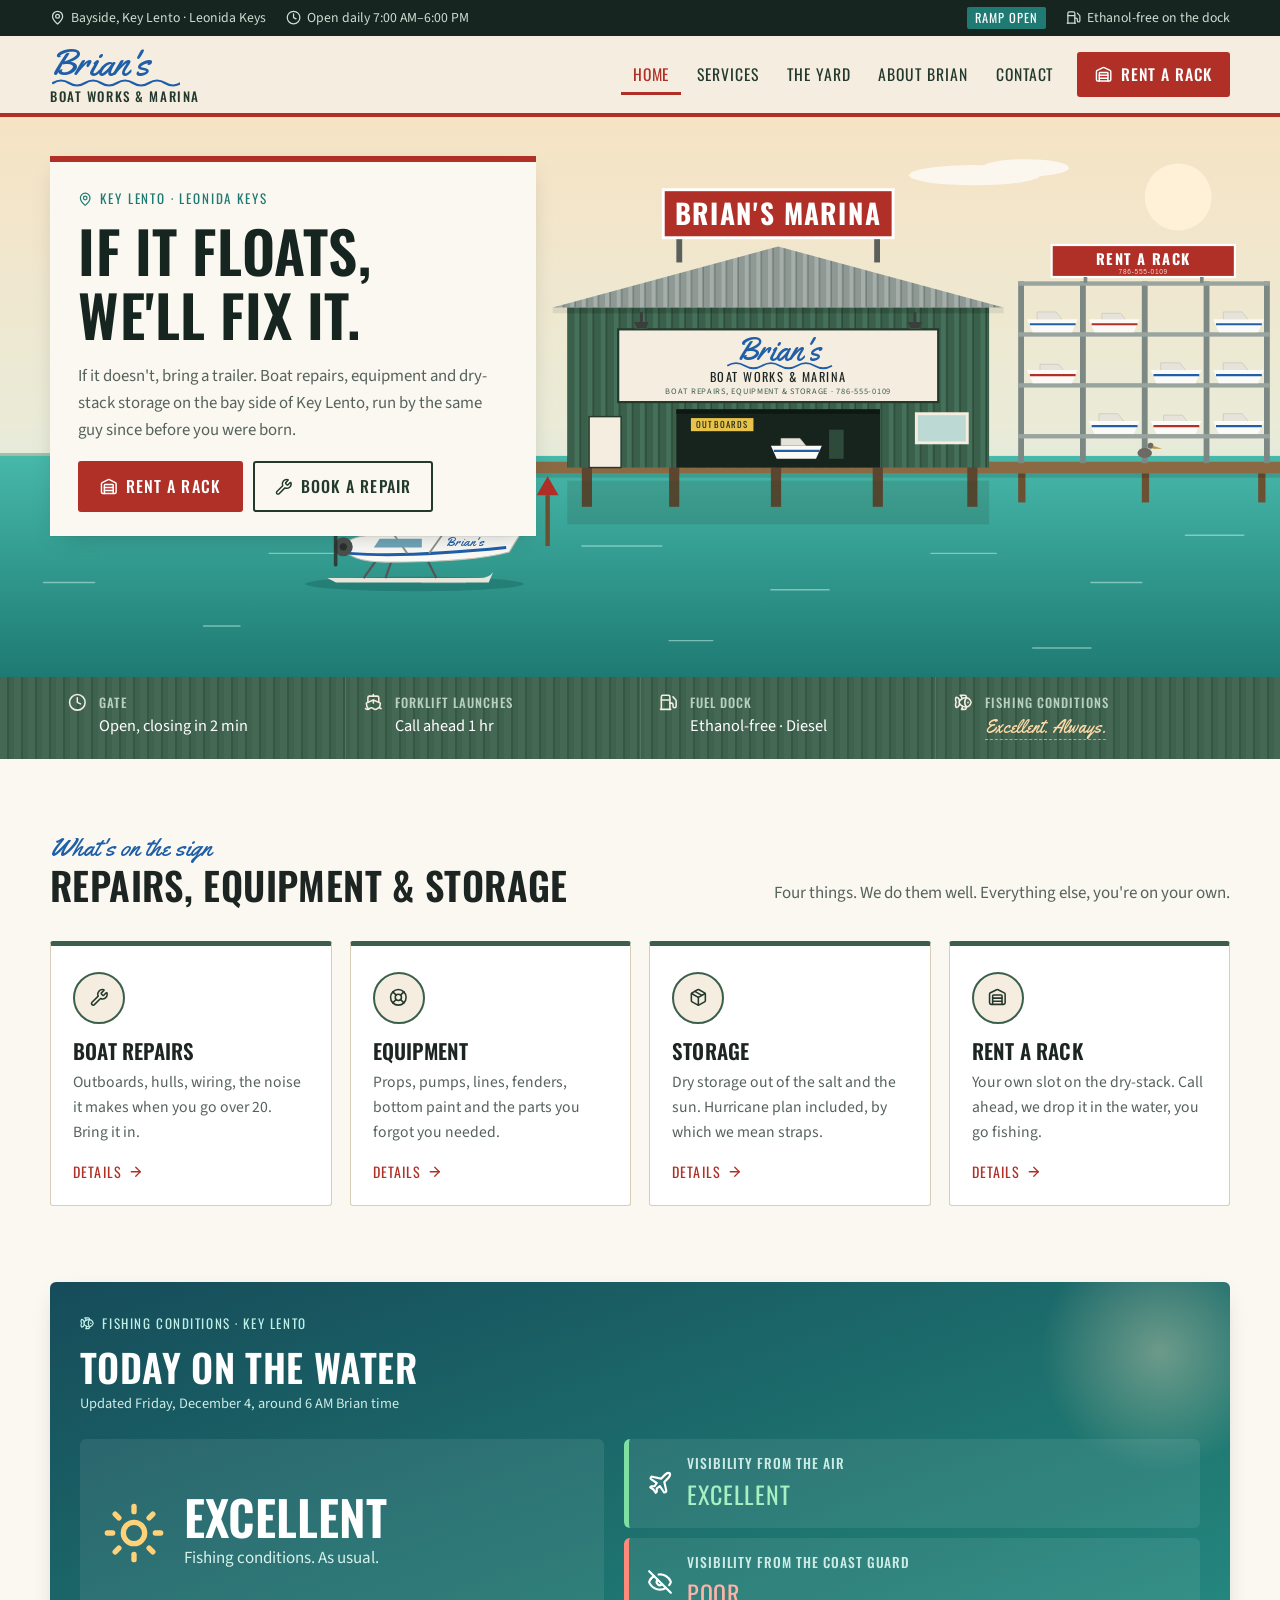
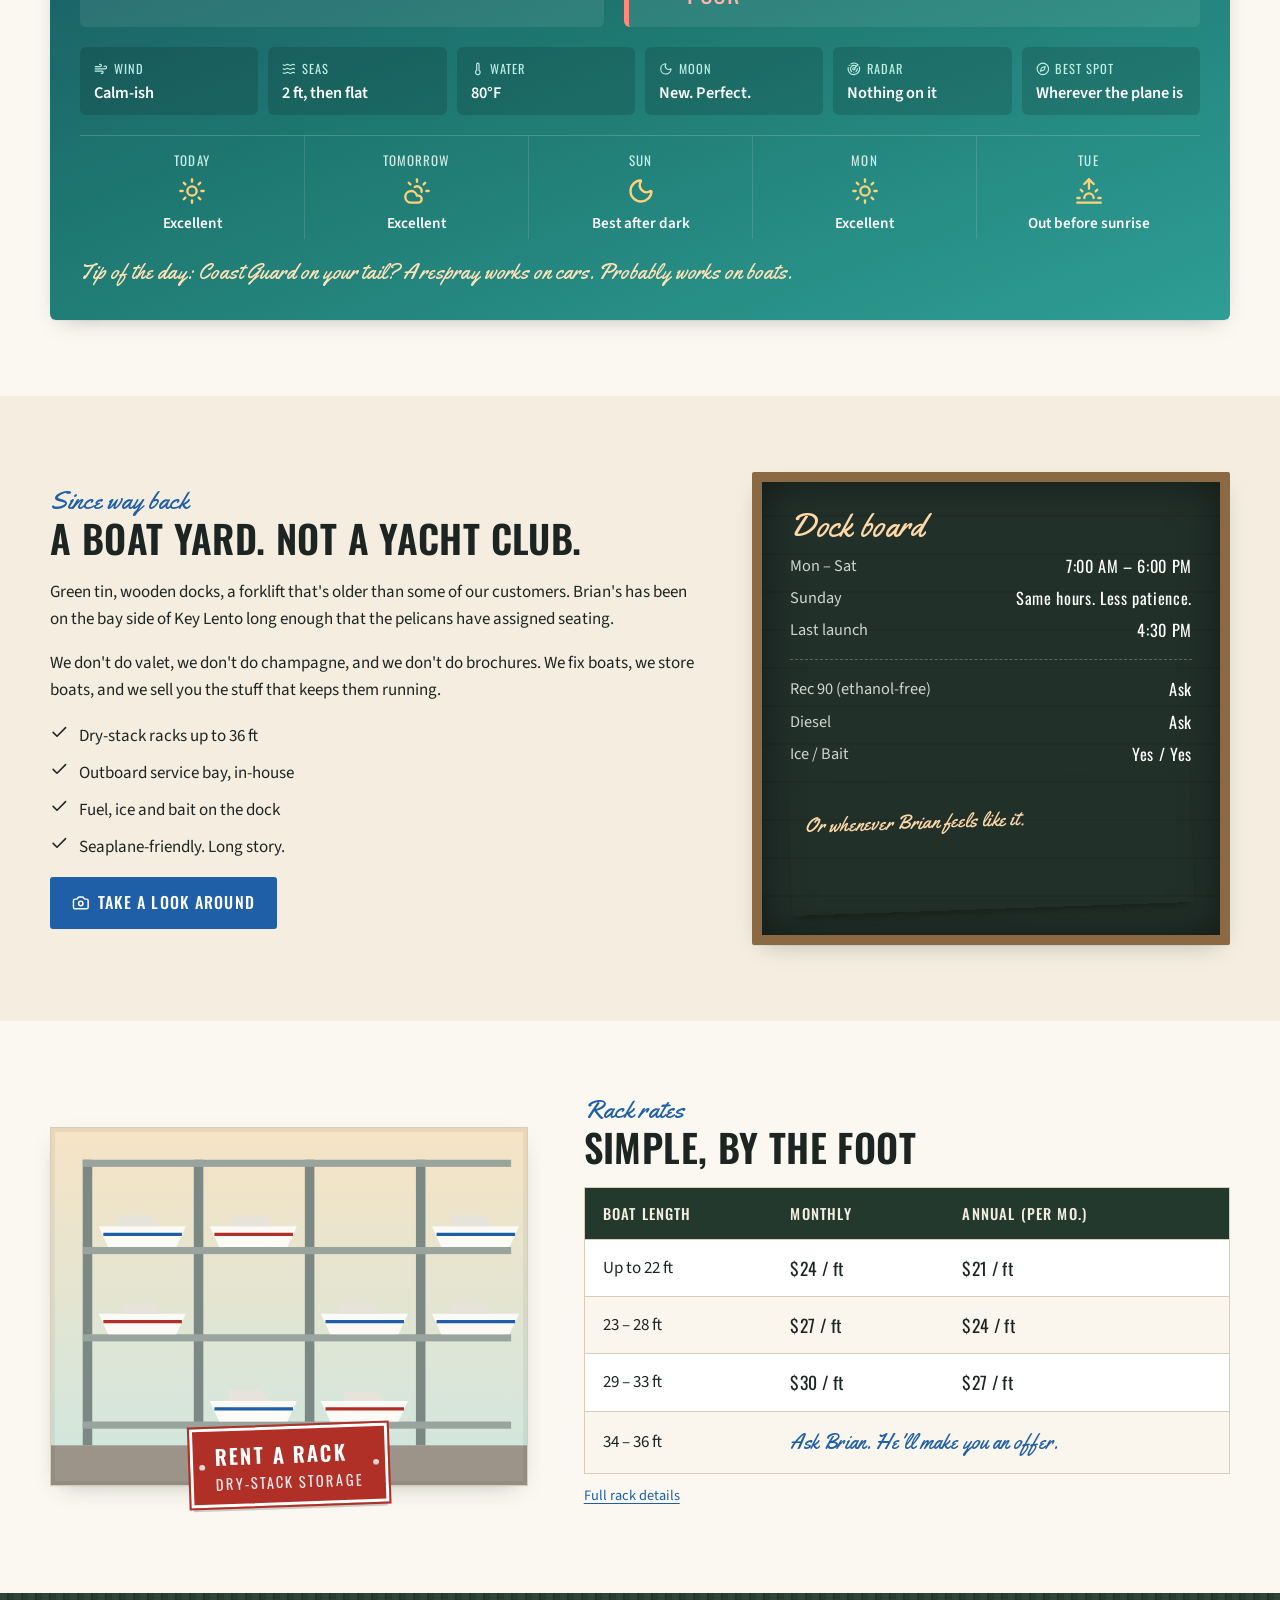
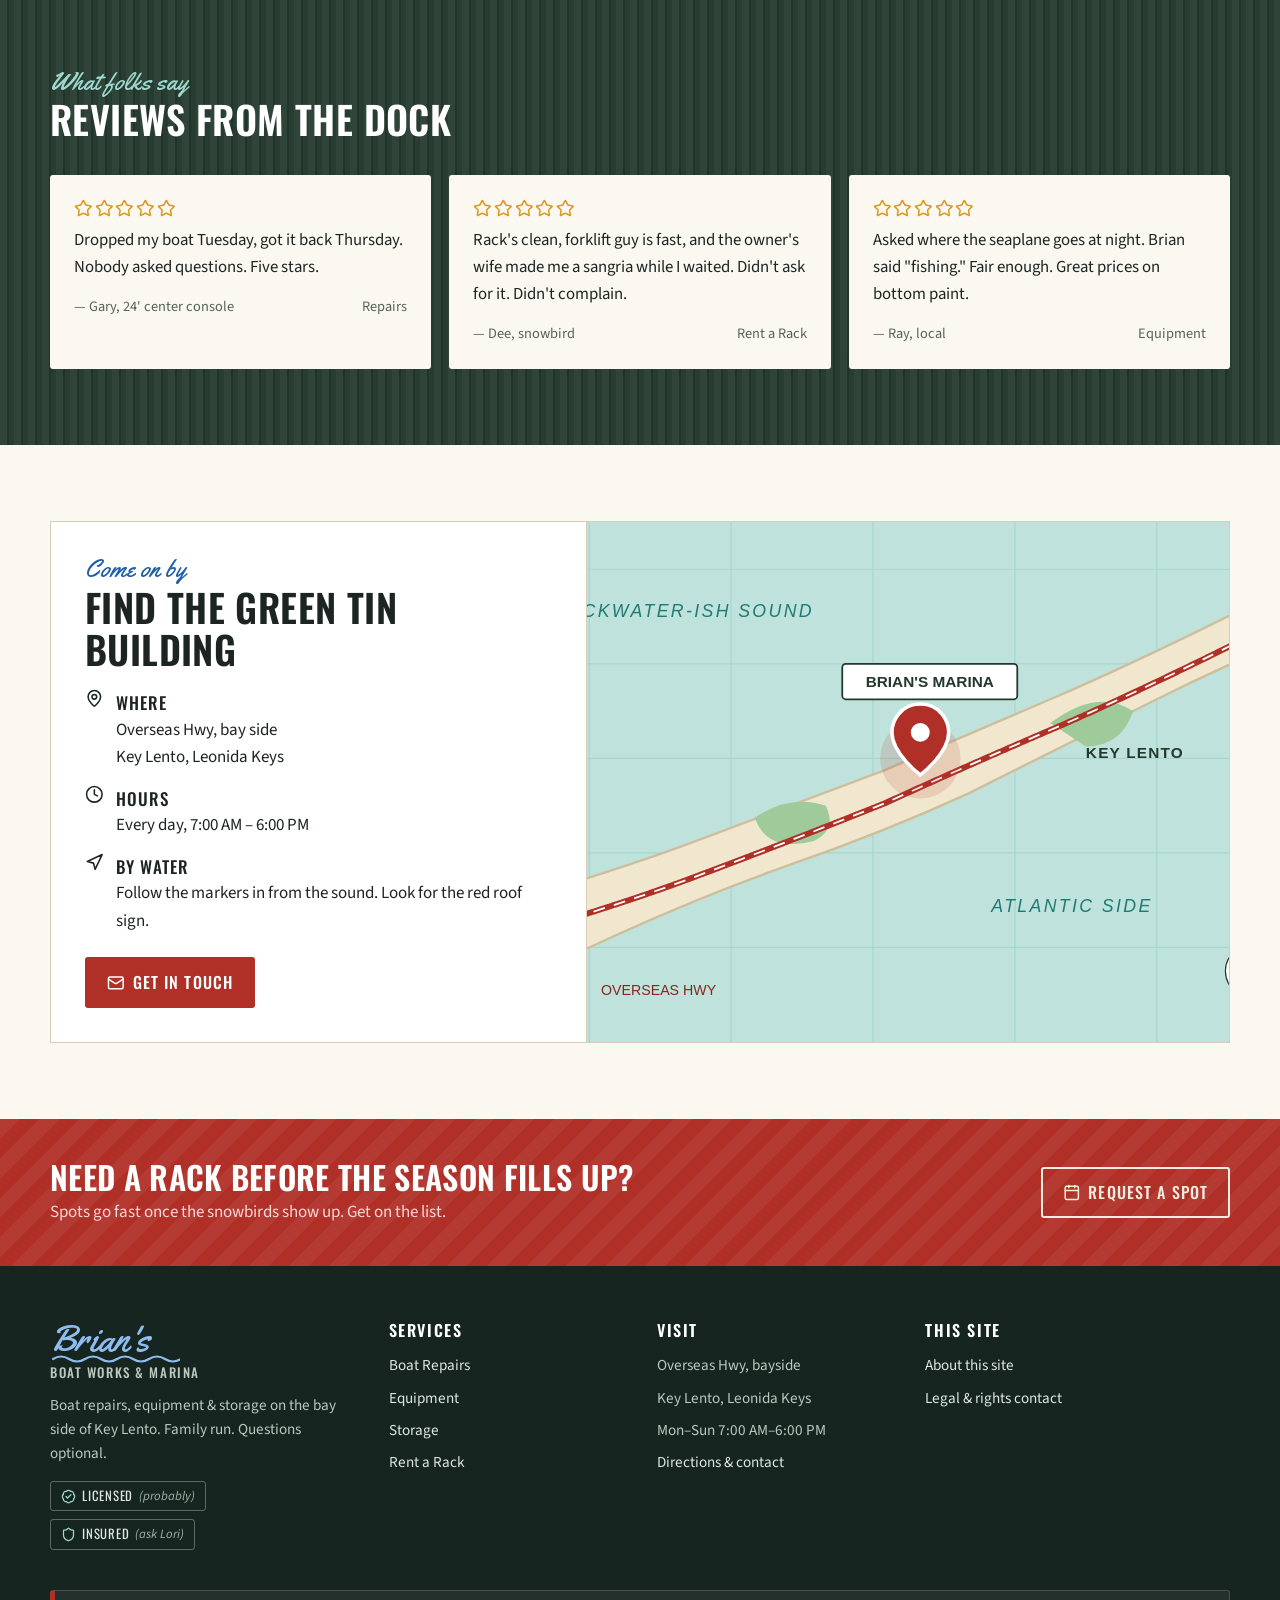
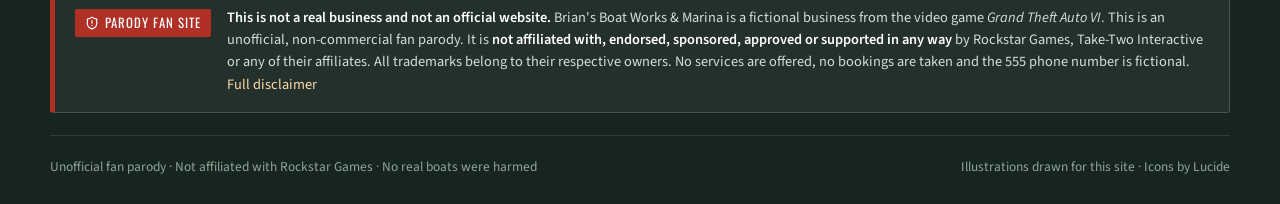
<file: index.html>
<!DOCTYPE html>
<html lang="en">
<head>
<meta charset="utf-8">
<meta name="viewport" content="width=device-width, initial-scale=1">
<title>Brian's Boat Works & Marina · Key Lento, Leonida Keys</title>
<meta name="description" content="Boat repairs, equipment and dry-stack storage on the bay side of Key Lento. Fan-made parody site.">
<meta name="theme-color" content="#3A5F4A">
<meta property="og:title" content="Brian's Boat Works & Marina · Key Lento, Leonida Keys">
<meta property="og:description" content="Boat repairs, equipment and dry-stack storage on the bay side of Key Lento. Fan-made parody site.">
<link rel="icon" href="assets/img/favicon.svg" type="image/svg+xml">
<link rel="preload" href="assets/fonts/oswald-latin-500-normal.woff2" as="font" type="font/woff2" crossorigin>
<link rel="preload" href="assets/fonts/yellowtail-latin-400-normal.woff2" as="font" type="font/woff2" crossorigin>
<link rel="stylesheet" href="assets/css/style.css">
</head>
<body>
<a class="skip" href="#main">Skip to content</a>
<div class="topbar">
  <div class="container">
    <ul>
      <li><svg aria-hidden="true" focusable="false" class="lucide lucide-map-pin" xmlns="http://www.w3.org/2000/svg" viewBox="0 0 24 24" fill="none" stroke="currentColor" stroke-width="2" stroke-linecap="round" stroke-linejoin="round" ><path d="M20 10c0 4.993-5.539 10.193-7.399 11.799a1 1 0 0 1-1.202 0C9.539 20.193 4 14.993 4 10a8 8 0 0 1 16 0" /><circle cx="12" cy="10" r="3" /></svg> Bayside, Key Lento · Leonida Keys</li>
      <li class="hide-sm"><svg aria-hidden="true" focusable="false" class="lucide lucide-clock" xmlns="http://www.w3.org/2000/svg" viewBox="0 0 24 24" fill="none" stroke="currentColor" stroke-width="2" stroke-linecap="round" stroke-linejoin="round" ><circle cx="12" cy="12" r="10" /><path d="M12 6v6l4 2" /></svg> Open daily 7:00&nbsp;AM–6:00&nbsp;PM</li>
    </ul>
    <ul>
      <li><span class="flag" id="ramp-flag">Ramp open</span></li>
      <li class="hide-sm"><svg aria-hidden="true" focusable="false" class="lucide lucide-fuel" xmlns="http://www.w3.org/2000/svg" viewBox="0 0 24 24" fill="none" stroke="currentColor" stroke-width="2" stroke-linecap="round" stroke-linejoin="round" ><path d="M14 13h2a2 2 0 0 1 2 2v2a2 2 0 0 0 4 0v-6.998a2 2 0 0 0-.59-1.42L18 5" /><path d="M14 21V5a2 2 0 0 0-2-2H5a2 2 0 0 0-2 2v16" /><path d="M2 21h13" /><path d="M3 9h11" /></svg> Ethanol-free on the dock</li>
    </ul>
  </div>
</div>
<header class="site-header">
  <div class="container">
    <a class="brand" href="index.html" aria-label="Brian's Boat Works &amp; Marina, home"><span class="brand__script">Brian's</span><svg class="brand__wave" viewBox="0 0 128 10" aria-hidden="true"><path d="M1 5 q8 -5 16 0 t16 0 t16 0 t16 0 t16 0 t16 0 t16 0 t16 0" fill="none" stroke="currentColor" stroke-width="2.2" stroke-linecap="round"/></svg><span class="brand__name">Boat Works &amp; Marina</span></a>
    <button class="nav-toggle" aria-expanded="false" aria-controls="site-nav"><svg aria-hidden="true" focusable="false" class="lucide lucide-menu" xmlns="http://www.w3.org/2000/svg" viewBox="0 0 24 24" fill="none" stroke="currentColor" stroke-width="2" stroke-linecap="round" stroke-linejoin="round" ><path d="M4 5h16" /><path d="M4 12h16" /><path d="M4 19h16" /></svg> Menu</button>
    <nav class="nav" id="site-nav" aria-label="Main">
      <a href="index.html" aria-current="page">Home</a>
      <a href="services.html">Services</a>
      <a href="yard.html">The Yard</a>
      <a href="about.html">About Brian</a>
      <a href="contact.html">Contact</a>
      <a class="btn btn--red" href="services.html#rack"><svg aria-hidden="true" focusable="false" class="lucide lucide-warehouse" xmlns="http://www.w3.org/2000/svg" viewBox="0 0 24 24" fill="none" stroke="currentColor" stroke-width="2" stroke-linecap="round" stroke-linejoin="round" ><path d="M18 21V10a1 1 0 0 0-1-1H7a1 1 0 0 0-1 1v11" /><path d="M22 19a2 2 0 0 1-2 2H4a2 2 0 0 1-2-2V8a2 2 0 0 1 1.132-1.803l7.95-3.974a2 2 0 0 1 1.837 0l7.948 3.974A2 2 0 0 1 22 8z" /><path d="M6 13h12" /><path d="M6 17h12" /></svg> Rent a Rack</a>
    </nav>
  </div>
</header>
<main id="main">
<section class="hero">
  <svg class="hero__scene" viewBox="-160 0 1760 770" xmlns="http://www.w3.org/2000/svg" role="img" aria-labelledby="heroTitle">
  <title id="heroTitle">Illustration: the green tin boathouse with the red BRIAN'S MARINA roof sign, dry-stack boat racks and a floatplane at the dock</title>
  <defs>
    <linearGradient id="sky" x1="0" y1="0" x2="0" y2="1">
      <stop offset="0" stop-color="#F6E3C4"/>
      <stop offset=".55" stop-color="#EAEBD8"/>
      <stop offset="1" stop-color="#C6E5DE"/>
    </linearGradient>
    <linearGradient id="sea" x1="0" y1="0" x2="0" y2="1">
      <stop offset="0" stop-color="#47B8AA"/>
      <stop offset="1" stop-color="#1D7A72"/>
    </linearGradient>
    <pattern id="tin" width="18" height="10" patternUnits="userSpaceOnUse">
      <rect width="18" height="10" fill="#3A5F4A"/>
      <rect width="7" height="10" fill="#45705A"/>
      <rect x="7" width="2" height="10" fill="#2C4A39"/>
    </pattern>
    <pattern id="tinRoof" width="16" height="10" patternUnits="userSpaceOnUse">
      <rect width="16" height="10" fill="#9AA6A0"/>
      <rect width="6" height="10" fill="#B3BDB8"/>
      <rect x="6" width="2" height="10" fill="#7D8984"/>
    </pattern>
    <g id="boat">
      <path d="M0 0 H70 L62 18 H8 Z" fill="#FBFAF6"/>
      <path d="M4 7 H67" stroke="#1F5FA8" stroke-width="3"/>
      <path d="M14 0 V-10 H40 L48 0" fill="#E6E3DA" stroke="#C9C5BA" stroke-width="1"/>
    </g>
    <g id="boatR">
      <path d="M0 0 H70 L62 18 H8 Z" fill="#FBFAF6"/>
      <path d="M4 7 H67" stroke="#B03028" stroke-width="3"/>
      <path d="M18 0 V-8 H44 L50 0" fill="#E6E3DA" stroke="#C9C5BA" stroke-width="1"/>
    </g>
  </defs>

  <rect x="-160" width="1760" height="770" fill="url(#sky)"/>
  <circle cx="1460" cy="110" r="46" fill="#FFF3DA" opacity=".9"/>
  <g fill="#fff" opacity=".7">
    <ellipse cx="1180" cy="80" rx="90" ry="14"/>
    <ellipse cx="1250" cy="70" rx="60" ry="12"/>
    <ellipse cx="420" cy="420" rx="0" ry="0"/>
  </g>

  <!-- distant key -->
  <path d="M-160 462 L0 462 Q120 440 260 452 T560 456 L560 470 H-160 Z" fill="#6E9C83" opacity=".55"/>

  <!-- water -->
  <rect x="-160" y="466" width="1760" height="304" fill="url(#sea)"/>
  <g stroke="#BFEDE5" stroke-width="2" stroke-linecap="round" opacity=".55">
    <path d="M60 560 h70 M210 600 h90 M420 640 h60 M640 590 h110 M900 650 h80 M1120 600 h90 M1340 640 h70 M1470 575 h80"/>
    <path d="M120 700 h50 M760 720 h60 M1260 730 h80 M-100 640 h70"/>
  </g>

  <!-- mangroves -->
  <g fill="#2E5A3F">
    <ellipse cx="60" cy="440" rx="110" ry="46"/>
    <ellipse cx="170" cy="452" rx="90" ry="34"/>
    <ellipse cx="20" cy="420" rx="70" ry="40" fill="#264C35"/>
  </g>
  <g stroke="#3B2E22" stroke-width="3" fill="none" opacity=".8">
    <path d="M40 470 q6 -18 14 -24 M70 472 q-4 -16 6 -28 M120 474 q4 -14 14 -22 M190 474 q-6 -14 4 -20"/>
  </g>

  <!-- dock -->
  <rect x="360" y="474" width="1240" height="16" fill="#8B6A43"/>
  <g fill="#6B5032">
    <rect x="380" y="490" width="10" height="40"/><rect x="520" y="490" width="10" height="40"/>
    <rect x="1240" y="490" width="10" height="40"/><rect x="1410" y="490" width="10" height="40"/><rect x="1570" y="490" width="10" height="40"/>
  </g>
  <rect x="360" y="490" width="1240" height="6" fill="#000" opacity=".12"/>

  <!-- boathouse pilings + reflection -->
  <g fill="#5C4630">
    <rect x="640" y="480" width="14" height="56"/><rect x="760" y="480" width="14" height="56"/>
    <rect x="900" y="480" width="14" height="56"/><rect x="1040" y="480" width="14" height="56"/>
    <rect x="1170" y="480" width="14" height="56"/>
  </g>
  <rect x="620" y="500" width="580" height="60" fill="#2C4A39" opacity=".18"/>

  <!-- boathouse -->
  <polygon points="600,262 910,178 1220,262" fill="url(#tinRoof)"/>
  <polygon points="600,262 910,178 1220,262 1220,270 600,270" fill="#000" opacity=".08"/>
  <rect x="620" y="262" width="580" height="220" fill="url(#tin)"/>
  <rect x="620" y="262" width="580" height="8" fill="#000" opacity=".15"/>

  <!-- roof sign -->
  <g>
    <rect x="770" y="160" width="8" height="40" fill="#5A5F5C"/>
    <rect x="1042" y="160" width="8" height="40" fill="#5A5F5C"/>
    <rect x="752" y="100" width="316" height="66" fill="#B03028" stroke="#fff" stroke-width="4"/>
    <text x="910" y="148" text-anchor="middle" font-family="Oswald, Impact, sans-serif" font-weight="700" font-size="38" letter-spacing="2" textLength="284" lengthAdjust="spacingAndGlyphs" fill="#fff">BRIAN'S MARINA</text>
  </g>

  <!-- floodlights -->
  <g fill="#3A3F3C">
    <rect x="720" y="268" width="4" height="14"/><path d="M712 282 h20 l-4 8 h-12 z"/>
    <rect x="1096" y="268" width="4" height="14"/><path d="M1088 282 h20 l-4 8 h-12 z"/>
  </g>
  <g fill="#FFF6C9" opacity=".35">
    <path d="M714 290 L690 330 H754 L730 290 Z"/><path d="M1090 290 L1066 330 H1130 L1106 290 Z"/>
  </g>

  <!-- fascia sign -->
  <rect x="690" y="292" width="440" height="100" fill="#F4EDE0" stroke="#24392D" stroke-width="3"/>
  <text x="910" y="334" text-anchor="middle" font-family="Yellowtail, 'Brush Script MT', cursive" font-size="44" fill="#1F5FA8">Brian's</text>
  <path d="M840 342 q12 -7 24 0 t24 0 t24 0 t24 0 t24 0 t24 0" fill="none" stroke="#1F5FA8" stroke-width="2.5"/>
  <text x="910" y="364" text-anchor="middle" font-family="Oswald, Impact, sans-serif" font-size="17" letter-spacing="2" fill="#1D2522">BOAT WORKS &amp; MARINA</text>
  <text x="910" y="381" text-anchor="middle" font-family="'Source Sans 3', Arial, sans-serif" font-size="11.5" letter-spacing="1" fill="#3A5F4A">BOAT REPAIRS, EQUIPMENT &amp; STORAGE · 786-555-0109</text>

  <!-- bay door -->
  <rect x="770" y="402" width="280" height="80" fill="#17241D"/>
  <rect x="770" y="402" width="280" height="6" fill="#0E1712"/>
  <rect x="790" y="414" width="86" height="18" fill="#E7C34A"/>
  <text x="833" y="428" text-anchor="middle" font-family="Oswald, Impact, sans-serif" font-size="12" letter-spacing="1.5" fill="#1D2522">OUTBOARDS</text>
  <use href="#boat" x="900" y="452"/>
  <rect x="980" y="430" width="20" height="40" fill="#2E4A3A"/>
  <!-- side door + window -->
  <rect x="650" y="412" width="44" height="70" fill="#F4EDE0" stroke="#24392D" stroke-width="2"/>
  <rect x="1100" y="408" width="70" height="40" fill="#BCD9D3" stroke="#F4EDE0" stroke-width="4"/>

  <!-- dry stack rack -->
  <g>
    <g fill="#7C8884">
      <rect x="1240" y="226" width="8" height="250"/><rect x="1325" y="226" width="8" height="250"/>
      <rect x="1410" y="226" width="8" height="250"/><rect x="1495" y="226" width="8" height="250"/>
      <rect x="1578" y="226" width="8" height="250"/>
    </g>
    <g fill="#99A49F">
      <rect x="1240" y="296" width="346" height="6"/><rect x="1240" y="366" width="346" height="6"/>
      <rect x="1240" y="436" width="346" height="6"/><rect x="1240" y="226" width="346" height="6"/>
    </g>
    <use href="#boat" x="1252" y="278"/><use href="#boatR" x="1337" y="278"/><use href="#boat" x="1508" y="278"/>
    <use href="#boatR" x="1252" y="348"/><use href="#boat" x="1422" y="348"/><use href="#boat" x="1508" y="348"/>
    <use href="#boat" x="1337" y="418"/><use href="#boatR" x="1422" y="418"/><use href="#boat" x="1508" y="418"/>
    <!-- rent a rack board -->
    <rect x="1286" y="176" width="252" height="44" fill="#B03028" stroke="#fff" stroke-width="3"/>
    <text x="1412" y="204" text-anchor="middle" font-family="Oswald, Impact, sans-serif" font-weight="700" font-size="20" letter-spacing="2" fill="#fff">RENT A RACK</text>
    <text x="1412" y="216" text-anchor="middle" font-family="Arial, sans-serif" font-size="9" letter-spacing="1" fill="#F8D9D5">786-555-0109</text>
    <rect x="1330" y="220" width="5" height="8" fill="#7C8884"/><rect x="1490" y="220" width="5" height="8" fill="#7C8884"/>
  </g>

  <!-- floatplane -->
  <g transform="translate(250 560)">
    <ellipse cx="160" cy="82" rx="150" ry="10" fill="#0F5A54" opacity=".35"/>
    <!-- floats -->
    <path d="M40 74 H250 Q262 74 268 66 L262 80 H52 Z" fill="#E9E5DA"/>
    <g stroke="#555" stroke-width="3"><path d="M90 74 L110 46 M190 74 L176 46 M120 74 L130 46"/></g>
    <!-- body -->
    <path d="M60 30 Q70 16 110 14 H230 L300 4 L306 12 L290 38 Q240 52 120 52 Q70 52 60 30 Z" fill="#FBFAF6" stroke="#C9C5BA" stroke-width="1.5"/>
    <path d="M70 40 Q150 46 286 32" stroke="#1F5FA8" stroke-width="4" fill="none"/>
    <!-- tail -->
    <path d="M276 8 L300 -30 L314 -30 L304 10 Z" fill="#FBFAF6" stroke="#C9C5BA" stroke-width="1.5"/>
    <path d="M290 -12 L306 -30 L314 -30 L308 -8 Z" fill="#1F5FA8"/>
    <!-- wing -->
    <rect x="96" y="2" width="150" height="10" rx="3" fill="#F2EFE6" stroke="#C9C5BA" stroke-width="1.5"/>
    <path d="M130 12 L150 40 M200 12 L180 40" stroke="#8D928F" stroke-width="2.5"/>
    <!-- windows -->
    <path d="M112 20 H170 V32 H104 Z" fill="#6FA4B9"/>
    <!-- radial engine + prop -->
    <circle cx="62" cy="31" r="13" fill="#4A4F4C"/>
    <circle cx="62" cy="31" r="5" fill="#2B2F2D"/>
    <rect x="49" y="4" width="5" height="54" rx="2" fill="#2B2F2D" opacity=".85"/>
    <text x="230" y="30" text-anchor="middle" font-family="Yellowtail, cursive" font-size="18" fill="#1F5FA8">Brian's</text>
  </g>

  <!-- channel marker -->
  <g transform="translate(590 520)">
    <rect x="0" y="0" width="6" height="70" fill="#6B5032"/>
    <path d="M-12 0 L3 -26 L18 0 Z" fill="#B03028"/>
  </g>
  <!-- pelican on piling -->
  <g transform="translate(1406 452)" fill="#6C6A62">
    <ellipse cx="8" cy="10" rx="10" ry="7"/><circle cx="16" cy="0" r="4"/><path d="M19 0 L32 4 L19 4 Z" fill="#C6923A"/>
  </g>
</svg>

  <div class="hero__panel">
    <span class="eyebrow"><svg aria-hidden="true" focusable="false" class="lucide lucide-map-pin" xmlns="http://www.w3.org/2000/svg" viewBox="0 0 24 24" fill="none" stroke="currentColor" stroke-width="2" stroke-linecap="round" stroke-linejoin="round" ><path d="M20 10c0 4.993-5.539 10.193-7.399 11.799a1 1 0 0 1-1.202 0C9.539 20.193 4 14.993 4 10a8 8 0 0 1 16 0" /><circle cx="12" cy="10" r="3" /></svg> Key Lento · Leonida Keys</span>
    <h1>If it floats, we'll fix it.</h1>
    <p>If it doesn't, bring a trailer. Boat repairs, equipment and dry-stack storage on the bay side of Key Lento, run by the same guy since before you were born.</p>
    <div class="btn-row">
      <a class="btn btn--red" href="services.html#rack"><svg aria-hidden="true" focusable="false" class="lucide lucide-warehouse" xmlns="http://www.w3.org/2000/svg" viewBox="0 0 24 24" fill="none" stroke="currentColor" stroke-width="2" stroke-linecap="round" stroke-linejoin="round" ><path d="M18 21V10a1 1 0 0 0-1-1H7a1 1 0 0 0-1 1v11" /><path d="M22 19a2 2 0 0 1-2 2H4a2 2 0 0 1-2-2V8a2 2 0 0 1 1.132-1.803l7.95-3.974a2 2 0 0 1 1.837 0l7.948 3.974A2 2 0 0 1 22 8z" /><path d="M6 13h12" /><path d="M6 17h12" /></svg> Rent a Rack</a>
      <a class="btn btn--ghost" href="contact.html"><svg aria-hidden="true" focusable="false" class="lucide lucide-wrench" xmlns="http://www.w3.org/2000/svg" viewBox="0 0 24 24" fill="none" stroke="currentColor" stroke-width="2" stroke-linecap="round" stroke-linejoin="round" ><path d="M14.7 6.3a1 1 0 0 0 0 1.4l1.6 1.6a1 1 0 0 0 1.4 0l3.106-3.105c.32-.322.863-.22.983.218a6 6 0 0 1-8.259 7.057l-7.91 7.91a1 1 0 0 1-2.999-3l7.91-7.91a6 6 0 0 1 7.057-8.259c.438.12.54.662.219.984z" /></svg> Book a repair</a>
    </div>
  </div>
</section>

<section class="status" aria-label="Yard status">
  <div class="container">
    <ul>
      <li><svg aria-hidden="true" focusable="false" class="lucide lucide-clock" xmlns="http://www.w3.org/2000/svg" viewBox="0 0 24 24" fill="none" stroke="currentColor" stroke-width="2" stroke-linecap="round" stroke-linejoin="round" ><circle cx="12" cy="12" r="10" /><path d="M12 6v6l4 2" /></svg><div><strong>Gate</strong><span id="gate-status">Open 7:00&nbsp;AM – 6:00&nbsp;PM</span></div></li>
      <li><svg aria-hidden="true" focusable="false" class="lucide lucide-ship" xmlns="http://www.w3.org/2000/svg" viewBox="0 0 24 24" fill="none" stroke="currentColor" stroke-width="2" stroke-linecap="round" stroke-linejoin="round" ><path d="M12 2v2" /><path d="M12 9.189V13" /><path d="M19 12V6a2 2 0 00-2-2H7a2 2 0 00-2 2v6" /><path d="M19.38 19A11.6 11.6 0 0021 13l-8.188-3.639a2 2 0 00-1.624 0L3 13.001a11.6 11.6 0 002.81 7.76" /><path d="M2 20c.6.5 1.2 1 2.5 1 2.5 0 2.5-2 5-2 1.3 0 1.9.5 2.5 1s1.2 1 2.5 1c2.5 0 2.5-2 5-2 1.3 0 1.9.5 2.5 1" /></svg><div><strong>Forklift launches</strong><span>Call ahead 1 hr</span></div></li>
      <li><svg aria-hidden="true" focusable="false" class="lucide lucide-fuel" xmlns="http://www.w3.org/2000/svg" viewBox="0 0 24 24" fill="none" stroke="currentColor" stroke-width="2" stroke-linecap="round" stroke-linejoin="round" ><path d="M14 13h2a2 2 0 0 1 2 2v2a2 2 0 0 0 4 0v-6.998a2 2 0 0 0-.59-1.42L18 5" /><path d="M14 21V5a2 2 0 0 0-2-2H5a2 2 0 0 0-2 2v16" /><path d="M2 21h13" /><path d="M3 9h11" /></svg><div><strong>Fuel dock</strong><span>Ethanol-free · Diesel</span></div></li>
      <li><svg aria-hidden="true" focusable="false" class="lucide lucide-fish" xmlns="http://www.w3.org/2000/svg" viewBox="0 0 24 24" fill="none" stroke="currentColor" stroke-width="2" stroke-linecap="round" stroke-linejoin="round" ><path d="M6.5 12c.94-3.46 4.94-6 8.5-6 3.56 0 6.06 2.54 7 6-.94 3.47-3.44 6-7 6s-7.56-2.53-8.5-6Z" /><path d="M18 12v.5" /><path d="M16 17.93a9.77 9.77 0 0 1 0-11.86" /><path d="M7 10.67C7 8 5.58 5.97 2.73 5.5c-1 1.5-1 5 .23 6.5-1.24 1.5-1.24 5-.23 6.5C5.58 18.03 7 16 7 13.33" /><path d="M10.46 7.26C10.2 5.88 9.17 4.24 8 3h5.8a2 2 0 0 1 1.98 1.67l.23 1.4" /><path d="m16.01 17.93-.23 1.4A2 2 0 0 1 13.8 21H9.5a5.96 5.96 0 0 0 1.49-3.98" /></svg><div><strong>Fishing conditions</strong><a class="posted" href="#conditions">Excellent. Always.</a></div></li>
    </ul>
  </div>
</section>

<section class="section">
  <div class="container">
    <div class="section-head">
      <div><span class="kicker">What's on the sign</span><h2>Repairs, equipment &amp; storage</h2></div>
      <p>Four things. We do them well. Everything else, you're on your own.</p>
    </div>
    <div class="tiles">
      <a class="tile" href="services.html#repairs"><span class="tile__icon"><svg aria-hidden="true" focusable="false" class="lucide lucide-wrench" xmlns="http://www.w3.org/2000/svg" viewBox="0 0 24 24" fill="none" stroke="currentColor" stroke-width="2" stroke-linecap="round" stroke-linejoin="round" ><path d="M14.7 6.3a1 1 0 0 0 0 1.4l1.6 1.6a1 1 0 0 0 1.4 0l3.106-3.105c.32-.322.863-.22.983.218a6 6 0 0 1-8.259 7.057l-7.91 7.91a1 1 0 0 1-2.999-3l7.91-7.91a6 6 0 0 1 7.057-8.259c.438.12.54.662.219.984z" /></svg></span>
        <h3>Boat Repairs</h3><p>Outboards, hulls, wiring, the noise it makes when you go over 20. Bring it in.</p>
        <span class="tile__more">Details <svg aria-hidden="true" focusable="false" class="lucide lucide-arrow-right" xmlns="http://www.w3.org/2000/svg" viewBox="0 0 24 24" fill="none" stroke="currentColor" stroke-width="2" stroke-linecap="round" stroke-linejoin="round" ><path d="M5 12h14" /><path d="m12 5 7 7-7 7" /></svg></span></a>
      <a class="tile" href="services.html#equipment"><span class="tile__icon"><svg aria-hidden="true" focusable="false" class="lucide lucide-life-buoy" xmlns="http://www.w3.org/2000/svg" viewBox="0 0 24 24" fill="none" stroke="currentColor" stroke-width="2" stroke-linecap="round" stroke-linejoin="round" ><circle cx="12" cy="12" r="10" /><path d="m4.93 4.93 4.24 4.24" /><path d="m14.83 9.17 4.24-4.24" /><path d="m14.83 14.83 4.24 4.24" /><path d="m9.17 14.83-4.24 4.24" /><circle cx="12" cy="12" r="4" /></svg></span>
        <h3>Equipment</h3><p>Props, pumps, lines, fenders, bottom paint and the parts you forgot you needed.</p>
        <span class="tile__more">Details <svg aria-hidden="true" focusable="false" class="lucide lucide-arrow-right" xmlns="http://www.w3.org/2000/svg" viewBox="0 0 24 24" fill="none" stroke="currentColor" stroke-width="2" stroke-linecap="round" stroke-linejoin="round" ><path d="M5 12h14" /><path d="m12 5 7 7-7 7" /></svg></span></a>
      <a class="tile" href="services.html#storage"><span class="tile__icon"><svg aria-hidden="true" focusable="false" class="lucide lucide-package" xmlns="http://www.w3.org/2000/svg" viewBox="0 0 24 24" fill="none" stroke="currentColor" stroke-width="2" stroke-linecap="round" stroke-linejoin="round" ><path d="M11 21.73a2 2 0 0 0 2 0l7-4A2 2 0 0 0 21 16V8a2 2 0 0 0-1-1.73l-7-4a2 2 0 0 0-2 0l-7 4A2 2 0 0 0 3 8v8a2 2 0 0 0 1 1.73z" /><path d="M12 22V12" /><polyline points="3.29 7 12 12 20.71 7" /><path d="m7.5 4.27 9 5.15" /></svg></span>
        <h3>Storage</h3><p>Dry storage out of the salt and the sun. Hurricane plan included, by which we mean straps.</p>
        <span class="tile__more">Details <svg aria-hidden="true" focusable="false" class="lucide lucide-arrow-right" xmlns="http://www.w3.org/2000/svg" viewBox="0 0 24 24" fill="none" stroke="currentColor" stroke-width="2" stroke-linecap="round" stroke-linejoin="round" ><path d="M5 12h14" /><path d="m12 5 7 7-7 7" /></svg></span></a>
      <a class="tile" href="services.html#rack"><span class="tile__icon"><svg aria-hidden="true" focusable="false" class="lucide lucide-warehouse" xmlns="http://www.w3.org/2000/svg" viewBox="0 0 24 24" fill="none" stroke="currentColor" stroke-width="2" stroke-linecap="round" stroke-linejoin="round" ><path d="M18 21V10a1 1 0 0 0-1-1H7a1 1 0 0 0-1 1v11" /><path d="M22 19a2 2 0 0 1-2 2H4a2 2 0 0 1-2-2V8a2 2 0 0 1 1.132-1.803l7.95-3.974a2 2 0 0 1 1.837 0l7.948 3.974A2 2 0 0 1 22 8z" /><path d="M6 13h12" /><path d="M6 17h12" /></svg></span>
        <h3>Rent a Rack</h3><p>Your own slot on the dry-stack. Call ahead, we drop it in the water, you go fishing.</p>
        <span class="tile__more">Details <svg aria-hidden="true" focusable="false" class="lucide lucide-arrow-right" xmlns="http://www.w3.org/2000/svg" viewBox="0 0 24 24" fill="none" stroke="currentColor" stroke-width="2" stroke-linecap="round" stroke-linejoin="round" ><path d="M5 12h14" /><path d="m12 5 7 7-7 7" /></svg></span></a>
    </div>
  </div>
</section>

<section class="section section--conditions" id="conditions">
  <div class="container">
    <div class="wx" aria-labelledby="wx-title">
      <div class="wx__head">
        <div>
          <span class="wx__eyebrow"><svg aria-hidden="true" focusable="false" class="lucide lucide-fish" xmlns="http://www.w3.org/2000/svg" viewBox="0 0 24 24" fill="none" stroke="currentColor" stroke-width="2" stroke-linecap="round" stroke-linejoin="round" ><path d="M6.5 12c.94-3.46 4.94-6 8.5-6 3.56 0 6.06 2.54 7 6-.94 3.47-3.44 6-7 6s-7.56-2.53-8.5-6Z" /><path d="M18 12v.5" /><path d="M16 17.93a9.77 9.77 0 0 1 0-11.86" /><path d="M7 10.67C7 8 5.58 5.97 2.73 5.5c-1 1.5-1 5 .23 6.5-1.24 1.5-1.24 5-.23 6.5C5.58 18.03 7 16 7 13.33" /><path d="M10.46 7.26C10.2 5.88 9.17 4.24 8 3h5.8a2 2 0 0 1 1.98 1.67l.23 1.4" /><path d="m16.01 17.93-.23 1.4A2 2 0 0 1 13.8 21H9.5a5.96 5.96 0 0 0 1.49-3.98" /></svg> Fishing Conditions · Key Lento</span>
          <h2 id="wx-title">Today on the water</h2>
          <span class="wx__date" id="wx-date">Updated this morning</span>
        </div>
      </div>

      <div class="wx__main">
        <div class="wx__now">
          <svg aria-hidden="true" focusable="false" class="lucide lucide-sun" xmlns="http://www.w3.org/2000/svg" viewBox="0 0 24 24" fill="none" stroke="currentColor" stroke-width="2" stroke-linecap="round" stroke-linejoin="round" ><circle cx="12" cy="12" r="4" /><path d="M12 2v2" /><path d="M12 20v2" /><path d="m4.93 4.93 1.41 1.41" /><path d="m17.66 17.66 1.41 1.41" /><path d="M2 12h2" /><path d="M20 12h2" /><path d="m6.34 17.66-1.41 1.41" /><path d="m19.07 4.93-1.41 1.41" /></svg>
          <div>
            <div class="wx__big">Excellent</div>
            <div class="wx__sub">Fishing conditions. As usual.</div>
          </div>
        </div>
        <ul class="wx__vis">
          <li class="is-good"><svg aria-hidden="true" focusable="false" class="lucide lucide-plane" xmlns="http://www.w3.org/2000/svg" viewBox="0 0 24 24" fill="none" stroke="currentColor" stroke-width="2" stroke-linecap="round" stroke-linejoin="round" ><path d="M17.8 19.2 16 11l3.5-3.5C21 6 21.5 4 21 3c-1-.5-3 0-4.5 1.5L13 8 4.8 6.2c-.5-.1-.9.1-1.1.5l-.3.5c-.2.5-.1 1 .3 1.3L9 12l-2 3H4l-1 1 3 2 2 3 1-1v-3l3-2 3.5 5.3c.3.4.8.5 1.3.3l.5-.2c.4-.3.6-.7.5-1.2z" /></svg><div><strong>Visibility from the air</strong><span>Excellent</span></div></li>
          <li class="is-bad"><svg aria-hidden="true" focusable="false" class="lucide lucide-eye-off" xmlns="http://www.w3.org/2000/svg" viewBox="0 0 24 24" fill="none" stroke="currentColor" stroke-width="2" stroke-linecap="round" stroke-linejoin="round" ><path d="M10.733 5.076a10.744 10.744 0 0 1 11.205 6.575 1 1 0 0 1 0 .696 10.747 10.747 0 0 1-1.444 2.49" /><path d="M14.084 14.158a3 3 0 0 1-4.242-4.242" /><path d="M17.479 17.499a10.75 10.75 0 0 1-15.417-5.151 1 1 0 0 1 0-.696 10.75 10.75 0 0 1 4.446-5.143" /><path d="m2 2 20 20" /></svg><div><strong>Visibility from the Coast Guard</strong><span>Poor</span></div></li>
        </ul>
      </div>

      <dl class="wx__grid">
        <div><dt><svg aria-hidden="true" focusable="false" class="lucide lucide-wind" xmlns="http://www.w3.org/2000/svg" viewBox="0 0 24 24" fill="none" stroke="currentColor" stroke-width="2" stroke-linecap="round" stroke-linejoin="round" ><path d="M12.8 19.6A2 2 0 1 0 14 16H2" /><path d="M17.5 8a2.5 2.5 0 1 1 2 4H2" /><path d="M9.8 4.4A2 2 0 1 1 11 8H2" /></svg> Wind</dt><dd id="wx-wind">SE 8 kt</dd></div>
        <div><dt><svg aria-hidden="true" focusable="false" class="lucide lucide-waves" xmlns="http://www.w3.org/2000/svg" viewBox="0 0 24 24" fill="none" stroke="currentColor" stroke-width="2" stroke-linecap="round" stroke-linejoin="round" ><path d="M2 12q2.5 2 5 0t5 0 5 0 5 0" /><path d="M2 19q2.5 2 5 0t5 0 5 0 5 0" /><path d="M2 5q2.5 2 5 0t5 0 5 0 5 0" /></svg> Seas</dt><dd id="wx-seas">1–2 ft</dd></div>
        <div><dt><svg aria-hidden="true" focusable="false" class="lucide lucide-thermometer" xmlns="http://www.w3.org/2000/svg" viewBox="0 0 24 24" fill="none" stroke="currentColor" stroke-width="2" stroke-linecap="round" stroke-linejoin="round" ><path d="M14 4v10.54a4 4 0 1 1-4 0V4a2 2 0 0 1 4 0Z" /></svg> Water</dt><dd id="wx-temp">79°F</dd></div>
        <div><dt><svg aria-hidden="true" focusable="false" class="lucide lucide-moon" xmlns="http://www.w3.org/2000/svg" viewBox="0 0 24 24" fill="none" stroke="currentColor" stroke-width="2" stroke-linecap="round" stroke-linejoin="round" ><path d="M20.985 12.486a9 9 0 1 1-9.473-9.472c.405-.022.617.46.402.803a6 6 0 0 0 8.268 8.268c.344-.215.825-.004.803.401" /></svg> Moon</dt><dd>New. Perfect.</dd></div>
        <div><dt><svg aria-hidden="true" focusable="false" class="lucide lucide-radar" xmlns="http://www.w3.org/2000/svg" viewBox="0 0 24 24" fill="none" stroke="currentColor" stroke-width="2" stroke-linecap="round" stroke-linejoin="round" ><path d="M19.07 4.93A10 10 0 0 0 6.99 3.34" /><path d="M4 6h.01" /><path d="M2.29 9.62A10 10 0 1 0 21.31 8.35" /><path d="M16.24 7.76A6 6 0 1 0 8.23 16.67" /><path d="M12 18h.01" /><path d="M17.99 11.66A6 6 0 0 1 15.77 16.67" /><circle cx="12" cy="12" r="2" /><path d="m13.41 10.59 5.66-5.66" /></svg> Radar</dt><dd>Nothing on it</dd></div>
        <div><dt><svg aria-hidden="true" focusable="false" class="lucide lucide-compass" xmlns="http://www.w3.org/2000/svg" viewBox="0 0 24 24" fill="none" stroke="currentColor" stroke-width="2" stroke-linecap="round" stroke-linejoin="round" ><circle cx="12" cy="12" r="10" /><path d="m16.24 7.76-1.804 5.411a2 2 0 0 1-1.265 1.265L7.76 16.24l1.804-5.411a2 2 0 0 1 1.265-1.265z" /></svg> Best spot</dt><dd>Wherever the plane is</dd></div>
      </dl>

      <ol class="wx__days" aria-label="Five-day outlook">
        <li><span>Today</span><svg aria-hidden="true" focusable="false" class="lucide lucide-sun" xmlns="http://www.w3.org/2000/svg" viewBox="0 0 24 24" fill="none" stroke="currentColor" stroke-width="2" stroke-linecap="round" stroke-linejoin="round" ><circle cx="12" cy="12" r="4" /><path d="M12 2v2" /><path d="M12 20v2" /><path d="m4.93 4.93 1.41 1.41" /><path d="m17.66 17.66 1.41 1.41" /><path d="M2 12h2" /><path d="M20 12h2" /><path d="m6.34 17.66-1.41 1.41" /><path d="m19.07 4.93-1.41 1.41" /></svg><b>Excellent</b></li>
        <li><span id="wx-d1">Tomorrow</span><svg aria-hidden="true" focusable="false" class="lucide lucide-cloud-sun" xmlns="http://www.w3.org/2000/svg" viewBox="0 0 24 24" fill="none" stroke="currentColor" stroke-width="2" stroke-linecap="round" stroke-linejoin="round" ><path d="M12 2v2" /><path d="m4.93 4.93 1.41 1.41" /><path d="M20 12h2" /><path d="m19.07 4.93-1.41 1.41" /><path d="M15.947 12.65a4 4 0 0 0-5.925-4.128" /><path d="M13 22H7a5 5 0 1 1 4.9-6H13a3 3 0 0 1 0 6Z" /></svg><b>Excellent</b></li>
        <li><span id="wx-d2">Day 3</span><svg aria-hidden="true" focusable="false" class="lucide lucide-moon" xmlns="http://www.w3.org/2000/svg" viewBox="0 0 24 24" fill="none" stroke="currentColor" stroke-width="2" stroke-linecap="round" stroke-linejoin="round" ><path d="M20.985 12.486a9 9 0 1 1-9.473-9.472c.405-.022.617.46.402.803a6 6 0 0 0 8.268 8.268c.344-.215.825-.004.803.401" /></svg><b>Best after dark</b></li>
        <li><span id="wx-d3">Day 4</span><svg aria-hidden="true" focusable="false" class="lucide lucide-sun" xmlns="http://www.w3.org/2000/svg" viewBox="0 0 24 24" fill="none" stroke="currentColor" stroke-width="2" stroke-linecap="round" stroke-linejoin="round" ><circle cx="12" cy="12" r="4" /><path d="M12 2v2" /><path d="M12 20v2" /><path d="m4.93 4.93 1.41 1.41" /><path d="m17.66 17.66 1.41 1.41" /><path d="M2 12h2" /><path d="M20 12h2" /><path d="m6.34 17.66-1.41 1.41" /><path d="m19.07 4.93-1.41 1.41" /></svg><b>Excellent</b></li>
        <li><span id="wx-d4">Day 5</span><svg aria-hidden="true" focusable="false" class="lucide lucide-sunrise" xmlns="http://www.w3.org/2000/svg" viewBox="0 0 24 24" fill="none" stroke="currentColor" stroke-width="2" stroke-linecap="round" stroke-linejoin="round" ><path d="M12 2v8" /><path d="m4.93 10.93 1.41 1.41" /><path d="M2 18h2" /><path d="M20 18h2" /><path d="m19.07 10.93-1.41 1.41" /><path d="M22 22H2" /><path d="m8 6 4-4 4 4" /><path d="M16 18a4 4 0 0 0-8 0" /></svg><b>Out before sunrise</b></li>
      </ol>

      <p class="wx__note" id="wx-tip">Tip of the day: If anyone asks, you caught nothing.</p>
    </div>
  </div>
</section>

<section class="section section--cream">
  <div class="container split">
    <div>
      <span class="kicker">Since way back</span>
      <h2>A boat yard. Not a yacht club.</h2>
      <p>Green tin, wooden docks, a forklift that's older than some of our customers. Brian's has been on the bay side of Key Lento long enough that the pelicans have assigned seating.</p>
      <p>We don't do valet, we don't do champagne, and we don't do brochures. We fix boats, we store boats, and we sell you the stuff that keeps them running.</p>
      <ul class="checks">
        <li><svg aria-hidden="true" focusable="false" class="lucide lucide-check" xmlns="http://www.w3.org/2000/svg" viewBox="0 0 24 24" fill="none" stroke="currentColor" stroke-width="2" stroke-linecap="round" stroke-linejoin="round" ><path d="M20 6 9 17l-5-5" /></svg> Dry-stack racks up to 36 ft</li>
        <li><svg aria-hidden="true" focusable="false" class="lucide lucide-check" xmlns="http://www.w3.org/2000/svg" viewBox="0 0 24 24" fill="none" stroke="currentColor" stroke-width="2" stroke-linecap="round" stroke-linejoin="round" ><path d="M20 6 9 17l-5-5" /></svg> Outboard service bay, in-house</li>
        <li><svg aria-hidden="true" focusable="false" class="lucide lucide-check" xmlns="http://www.w3.org/2000/svg" viewBox="0 0 24 24" fill="none" stroke="currentColor" stroke-width="2" stroke-linecap="round" stroke-linejoin="round" ><path d="M20 6 9 17l-5-5" /></svg> Fuel, ice and bait on the dock</li>
        <li><svg aria-hidden="true" focusable="false" class="lucide lucide-check" xmlns="http://www.w3.org/2000/svg" viewBox="0 0 24 24" fill="none" stroke="currentColor" stroke-width="2" stroke-linecap="round" stroke-linejoin="round" ><path d="M20 6 9 17l-5-5" /></svg> Seaplane-friendly. Long story.</li>
      </ul>
      <div class="btn-row"><a class="btn btn--blue" href="yard.html"><svg aria-hidden="true" focusable="false" class="lucide lucide-camera" xmlns="http://www.w3.org/2000/svg" viewBox="0 0 24 24" fill="none" stroke="currentColor" stroke-width="2" stroke-linecap="round" stroke-linejoin="round" ><path d="M13.997 4a2 2 0 0 1 1.76 1.05l.486.9A2 2 0 0 0 18.003 7H20a2 2 0 0 1 2 2v9a2 2 0 0 1-2 2H4a2 2 0 0 1-2-2V9a2 2 0 0 1 2-2h1.997a2 2 0 0 0 1.759-1.048l.489-.904A2 2 0 0 1 10.004 4z" /><circle cx="12" cy="13" r="3" /></svg> Take a look around</a></div>
    </div>
    <aside class="board" aria-label="Dock board">
      <h3>Dock board</h3>
      <dl>
        <dt>Mon – Sat</dt><dd>7:00&nbsp;AM – 6:00&nbsp;PM</dd>
        <dt>Sunday</dt><dd>Same hours. Less patience.</dd>
        <dt>Last launch</dt><dd>4:30&nbsp;PM</dd>
      </dl>
      <hr>
      <dl>
        <dt>Rec 90 (ethanol-free)</dt><dd>Ask</dd>
        <dt>Diesel</dt><dd>Ask</dd>
        <dt>Ice / Bait</dt><dd>Yes / Yes</dd>
      </dl>
      <p class="note">Or whenever Brian feels like it.</p>
    </aside>
  </div>
</section>

<section class="section">
  <div class="container split split--rev">
    <figure class="rack-fig">
      <img src="assets/img/rack.svg" alt="Illustration of the dry-stack boat racks" loading="lazy">
      <span class="plate">Rent a Rack <small>Dry-stack storage</small></span>
    </figure>
    <div>
      <div class="section-head" style="margin-bottom:18px"><div><span class="kicker">Rack rates</span><h2>Simple, by the foot</h2></div></div>
      <table class="rates">
        <thead><tr><th>Boat length</th><th>Monthly</th><th>Annual (per mo.)</th></tr></thead>
        <tbody>
          <tr><td>Up to 22 ft</td><td class="num">$24 / ft</td><td class="num">$21 / ft</td></tr>
          <tr><td>23 – 28 ft</td><td class="num">$27 / ft</td><td class="num">$24 / ft</td></tr>
          <tr><td>29 – 33 ft</td><td class="num">$30 / ft</td><td class="num">$27 / ft</td></tr>
          <tr><td>34 – 36 ft</td><td class="ask" colspan="2">Ask Brian. He'll make you an offer.</td></tr>
        </tbody>
        <caption><a href="services.html#rack">Full rack details</a></caption>
      </table>
    </div>
  </div>
</section>

<section class="section section--tin">
  <div class="container">
    <div class="section-head">
      <div><span class="kicker">What folks say</span><h2>Reviews from the dock</h2></div>
    </div>
    <div class="reviews">
      <figure class="review"><div class="stars" aria-label="5 out of 5"><svg aria-hidden="true" focusable="false" class="lucide lucide-star" xmlns="http://www.w3.org/2000/svg" viewBox="0 0 24 24" fill="none" stroke="currentColor" stroke-width="2" stroke-linecap="round" stroke-linejoin="round" ><path d="M11.525 2.295a.53.53 0 0 1 .95 0l2.31 4.679a2.123 2.123 0 0 0 1.595 1.16l5.166.756a.53.53 0 0 1 .294.904l-3.736 3.638a2.123 2.123 0 0 0-.611 1.878l.882 5.14a.53.53 0 0 1-.771.56l-4.618-2.428a2.122 2.122 0 0 0-1.973 0L6.396 21.01a.53.53 0 0 1-.77-.56l.881-5.139a2.122 2.122 0 0 0-.611-1.879L2.16 9.795a.53.53 0 0 1 .294-.906l5.165-.755a2.122 2.122 0 0 0 1.597-1.16z" /></svg><svg aria-hidden="true" focusable="false" class="lucide lucide-star" xmlns="http://www.w3.org/2000/svg" viewBox="0 0 24 24" fill="none" stroke="currentColor" stroke-width="2" stroke-linecap="round" stroke-linejoin="round" ><path d="M11.525 2.295a.53.53 0 0 1 .95 0l2.31 4.679a2.123 2.123 0 0 0 1.595 1.16l5.166.756a.53.53 0 0 1 .294.904l-3.736 3.638a2.123 2.123 0 0 0-.611 1.878l.882 5.14a.53.53 0 0 1-.771.56l-4.618-2.428a2.122 2.122 0 0 0-1.973 0L6.396 21.01a.53.53 0 0 1-.77-.56l.881-5.139a2.122 2.122 0 0 0-.611-1.879L2.16 9.795a.53.53 0 0 1 .294-.906l5.165-.755a2.122 2.122 0 0 0 1.597-1.16z" /></svg><svg aria-hidden="true" focusable="false" class="lucide lucide-star" xmlns="http://www.w3.org/2000/svg" viewBox="0 0 24 24" fill="none" stroke="currentColor" stroke-width="2" stroke-linecap="round" stroke-linejoin="round" ><path d="M11.525 2.295a.53.53 0 0 1 .95 0l2.31 4.679a2.123 2.123 0 0 0 1.595 1.16l5.166.756a.53.53 0 0 1 .294.904l-3.736 3.638a2.123 2.123 0 0 0-.611 1.878l.882 5.14a.53.53 0 0 1-.771.56l-4.618-2.428a2.122 2.122 0 0 0-1.973 0L6.396 21.01a.53.53 0 0 1-.77-.56l.881-5.139a2.122 2.122 0 0 0-.611-1.879L2.16 9.795a.53.53 0 0 1 .294-.906l5.165-.755a2.122 2.122 0 0 0 1.597-1.16z" /></svg><svg aria-hidden="true" focusable="false" class="lucide lucide-star" xmlns="http://www.w3.org/2000/svg" viewBox="0 0 24 24" fill="none" stroke="currentColor" stroke-width="2" stroke-linecap="round" stroke-linejoin="round" ><path d="M11.525 2.295a.53.53 0 0 1 .95 0l2.31 4.679a2.123 2.123 0 0 0 1.595 1.16l5.166.756a.53.53 0 0 1 .294.904l-3.736 3.638a2.123 2.123 0 0 0-.611 1.878l.882 5.14a.53.53 0 0 1-.771.56l-4.618-2.428a2.122 2.122 0 0 0-1.973 0L6.396 21.01a.53.53 0 0 1-.77-.56l.881-5.139a2.122 2.122 0 0 0-.611-1.879L2.16 9.795a.53.53 0 0 1 .294-.906l5.165-.755a2.122 2.122 0 0 0 1.597-1.16z" /></svg><svg aria-hidden="true" focusable="false" class="lucide lucide-star" xmlns="http://www.w3.org/2000/svg" viewBox="0 0 24 24" fill="none" stroke="currentColor" stroke-width="2" stroke-linecap="round" stroke-linejoin="round" ><path d="M11.525 2.295a.53.53 0 0 1 .95 0l2.31 4.679a2.123 2.123 0 0 0 1.595 1.16l5.166.756a.53.53 0 0 1 .294.904l-3.736 3.638a2.123 2.123 0 0 0-.611 1.878l.882 5.14a.53.53 0 0 1-.771.56l-4.618-2.428a2.122 2.122 0 0 0-1.973 0L6.396 21.01a.53.53 0 0 1-.77-.56l.881-5.139a2.122 2.122 0 0 0-.611-1.879L2.16 9.795a.53.53 0 0 1 .294-.906l5.165-.755a2.122 2.122 0 0 0 1.597-1.16z" /></svg></div>
        <blockquote>Dropped my boat Tuesday, got it back Thursday. Nobody asked questions. Five stars.</blockquote>
        <figcaption><span>— Gary, 24' center console</span><span>Repairs</span></figcaption></figure>
      <figure class="review"><div class="stars" aria-label="5 out of 5"><svg aria-hidden="true" focusable="false" class="lucide lucide-star" xmlns="http://www.w3.org/2000/svg" viewBox="0 0 24 24" fill="none" stroke="currentColor" stroke-width="2" stroke-linecap="round" stroke-linejoin="round" ><path d="M11.525 2.295a.53.53 0 0 1 .95 0l2.31 4.679a2.123 2.123 0 0 0 1.595 1.16l5.166.756a.53.53 0 0 1 .294.904l-3.736 3.638a2.123 2.123 0 0 0-.611 1.878l.882 5.14a.53.53 0 0 1-.771.56l-4.618-2.428a2.122 2.122 0 0 0-1.973 0L6.396 21.01a.53.53 0 0 1-.77-.56l.881-5.139a2.122 2.122 0 0 0-.611-1.879L2.16 9.795a.53.53 0 0 1 .294-.906l5.165-.755a2.122 2.122 0 0 0 1.597-1.16z" /></svg><svg aria-hidden="true" focusable="false" class="lucide lucide-star" xmlns="http://www.w3.org/2000/svg" viewBox="0 0 24 24" fill="none" stroke="currentColor" stroke-width="2" stroke-linecap="round" stroke-linejoin="round" ><path d="M11.525 2.295a.53.53 0 0 1 .95 0l2.31 4.679a2.123 2.123 0 0 0 1.595 1.16l5.166.756a.53.53 0 0 1 .294.904l-3.736 3.638a2.123 2.123 0 0 0-.611 1.878l.882 5.14a.53.53 0 0 1-.771.56l-4.618-2.428a2.122 2.122 0 0 0-1.973 0L6.396 21.01a.53.53 0 0 1-.77-.56l.881-5.139a2.122 2.122 0 0 0-.611-1.879L2.16 9.795a.53.53 0 0 1 .294-.906l5.165-.755a2.122 2.122 0 0 0 1.597-1.16z" /></svg><svg aria-hidden="true" focusable="false" class="lucide lucide-star" xmlns="http://www.w3.org/2000/svg" viewBox="0 0 24 24" fill="none" stroke="currentColor" stroke-width="2" stroke-linecap="round" stroke-linejoin="round" ><path d="M11.525 2.295a.53.53 0 0 1 .95 0l2.31 4.679a2.123 2.123 0 0 0 1.595 1.16l5.166.756a.53.53 0 0 1 .294.904l-3.736 3.638a2.123 2.123 0 0 0-.611 1.878l.882 5.14a.53.53 0 0 1-.771.56l-4.618-2.428a2.122 2.122 0 0 0-1.973 0L6.396 21.01a.53.53 0 0 1-.77-.56l.881-5.139a2.122 2.122 0 0 0-.611-1.879L2.16 9.795a.53.53 0 0 1 .294-.906l5.165-.755a2.122 2.122 0 0 0 1.597-1.16z" /></svg><svg aria-hidden="true" focusable="false" class="lucide lucide-star" xmlns="http://www.w3.org/2000/svg" viewBox="0 0 24 24" fill="none" stroke="currentColor" stroke-width="2" stroke-linecap="round" stroke-linejoin="round" ><path d="M11.525 2.295a.53.53 0 0 1 .95 0l2.31 4.679a2.123 2.123 0 0 0 1.595 1.16l5.166.756a.53.53 0 0 1 .294.904l-3.736 3.638a2.123 2.123 0 0 0-.611 1.878l.882 5.14a.53.53 0 0 1-.771.56l-4.618-2.428a2.122 2.122 0 0 0-1.973 0L6.396 21.01a.53.53 0 0 1-.77-.56l.881-5.139a2.122 2.122 0 0 0-.611-1.879L2.16 9.795a.53.53 0 0 1 .294-.906l5.165-.755a2.122 2.122 0 0 0 1.597-1.16z" /></svg><svg aria-hidden="true" focusable="false" class="lucide lucide-star" xmlns="http://www.w3.org/2000/svg" viewBox="0 0 24 24" fill="none" stroke="currentColor" stroke-width="2" stroke-linecap="round" stroke-linejoin="round" ><path d="M11.525 2.295a.53.53 0 0 1 .95 0l2.31 4.679a2.123 2.123 0 0 0 1.595 1.16l5.166.756a.53.53 0 0 1 .294.904l-3.736 3.638a2.123 2.123 0 0 0-.611 1.878l.882 5.14a.53.53 0 0 1-.771.56l-4.618-2.428a2.122 2.122 0 0 0-1.973 0L6.396 21.01a.53.53 0 0 1-.77-.56l.881-5.139a2.122 2.122 0 0 0-.611-1.879L2.16 9.795a.53.53 0 0 1 .294-.906l5.165-.755a2.122 2.122 0 0 0 1.597-1.16z" /></svg></div>
        <blockquote>Rack's clean, forklift guy is fast, and the owner's wife made me a sangria while I waited. Didn't ask for it. Didn't complain.</blockquote>
        <figcaption><span>— Dee, snowbird</span><span>Rent a Rack</span></figcaption></figure>
      <figure class="review"><div class="stars" aria-label="5 out of 5"><svg aria-hidden="true" focusable="false" class="lucide lucide-star" xmlns="http://www.w3.org/2000/svg" viewBox="0 0 24 24" fill="none" stroke="currentColor" stroke-width="2" stroke-linecap="round" stroke-linejoin="round" ><path d="M11.525 2.295a.53.53 0 0 1 .95 0l2.31 4.679a2.123 2.123 0 0 0 1.595 1.16l5.166.756a.53.53 0 0 1 .294.904l-3.736 3.638a2.123 2.123 0 0 0-.611 1.878l.882 5.14a.53.53 0 0 1-.771.56l-4.618-2.428a2.122 2.122 0 0 0-1.973 0L6.396 21.01a.53.53 0 0 1-.77-.56l.881-5.139a2.122 2.122 0 0 0-.611-1.879L2.16 9.795a.53.53 0 0 1 .294-.906l5.165-.755a2.122 2.122 0 0 0 1.597-1.16z" /></svg><svg aria-hidden="true" focusable="false" class="lucide lucide-star" xmlns="http://www.w3.org/2000/svg" viewBox="0 0 24 24" fill="none" stroke="currentColor" stroke-width="2" stroke-linecap="round" stroke-linejoin="round" ><path d="M11.525 2.295a.53.53 0 0 1 .95 0l2.31 4.679a2.123 2.123 0 0 0 1.595 1.16l5.166.756a.53.53 0 0 1 .294.904l-3.736 3.638a2.123 2.123 0 0 0-.611 1.878l.882 5.14a.53.53 0 0 1-.771.56l-4.618-2.428a2.122 2.122 0 0 0-1.973 0L6.396 21.01a.53.53 0 0 1-.77-.56l.881-5.139a2.122 2.122 0 0 0-.611-1.879L2.16 9.795a.53.53 0 0 1 .294-.906l5.165-.755a2.122 2.122 0 0 0 1.597-1.16z" /></svg><svg aria-hidden="true" focusable="false" class="lucide lucide-star" xmlns="http://www.w3.org/2000/svg" viewBox="0 0 24 24" fill="none" stroke="currentColor" stroke-width="2" stroke-linecap="round" stroke-linejoin="round" ><path d="M11.525 2.295a.53.53 0 0 1 .95 0l2.31 4.679a2.123 2.123 0 0 0 1.595 1.16l5.166.756a.53.53 0 0 1 .294.904l-3.736 3.638a2.123 2.123 0 0 0-.611 1.878l.882 5.14a.53.53 0 0 1-.771.56l-4.618-2.428a2.122 2.122 0 0 0-1.973 0L6.396 21.01a.53.53 0 0 1-.77-.56l.881-5.139a2.122 2.122 0 0 0-.611-1.879L2.16 9.795a.53.53 0 0 1 .294-.906l5.165-.755a2.122 2.122 0 0 0 1.597-1.16z" /></svg><svg aria-hidden="true" focusable="false" class="lucide lucide-star" xmlns="http://www.w3.org/2000/svg" viewBox="0 0 24 24" fill="none" stroke="currentColor" stroke-width="2" stroke-linecap="round" stroke-linejoin="round" ><path d="M11.525 2.295a.53.53 0 0 1 .95 0l2.31 4.679a2.123 2.123 0 0 0 1.595 1.16l5.166.756a.53.53 0 0 1 .294.904l-3.736 3.638a2.123 2.123 0 0 0-.611 1.878l.882 5.14a.53.53 0 0 1-.771.56l-4.618-2.428a2.122 2.122 0 0 0-1.973 0L6.396 21.01a.53.53 0 0 1-.77-.56l.881-5.139a2.122 2.122 0 0 0-.611-1.879L2.16 9.795a.53.53 0 0 1 .294-.906l5.165-.755a2.122 2.122 0 0 0 1.597-1.16z" /></svg><svg aria-hidden="true" focusable="false" class="lucide lucide-star" xmlns="http://www.w3.org/2000/svg" viewBox="0 0 24 24" fill="none" stroke="currentColor" stroke-width="2" stroke-linecap="round" stroke-linejoin="round" ><path d="M11.525 2.295a.53.53 0 0 1 .95 0l2.31 4.679a2.123 2.123 0 0 0 1.595 1.16l5.166.756a.53.53 0 0 1 .294.904l-3.736 3.638a2.123 2.123 0 0 0-.611 1.878l.882 5.14a.53.53 0 0 1-.771.56l-4.618-2.428a2.122 2.122 0 0 0-1.973 0L6.396 21.01a.53.53 0 0 1-.77-.56l.881-5.139a2.122 2.122 0 0 0-.611-1.879L2.16 9.795a.53.53 0 0 1 .294-.906l5.165-.755a2.122 2.122 0 0 0 1.597-1.16z" /></svg></div>
        <blockquote>Asked where the seaplane goes at night. Brian said "fishing." Fair enough. Great prices on bottom paint.</blockquote>
        <figcaption><span>— Ray, local</span><span>Equipment</span></figcaption></figure>
    </div>
  </div>
</section>

<section class="section">
  <div class="container">
    <div class="visit">
      <div class="visit__info">
        <span class="kicker">Come on by</span>
        <h2>Find the green tin building</h2>
        <ul class="info-list">
          <li><svg aria-hidden="true" focusable="false" class="lucide lucide-map-pin" xmlns="http://www.w3.org/2000/svg" viewBox="0 0 24 24" fill="none" stroke="currentColor" stroke-width="2" stroke-linecap="round" stroke-linejoin="round" ><path d="M20 10c0 4.993-5.539 10.193-7.399 11.799a1 1 0 0 1-1.202 0C9.539 20.193 4 14.993 4 10a8 8 0 0 1 16 0" /><circle cx="12" cy="10" r="3" /></svg><div><strong>Where</strong>Overseas Hwy, bay side<br>Key Lento, Leonida Keys</div></li>
          <li><svg aria-hidden="true" focusable="false" class="lucide lucide-clock" xmlns="http://www.w3.org/2000/svg" viewBox="0 0 24 24" fill="none" stroke="currentColor" stroke-width="2" stroke-linecap="round" stroke-linejoin="round" ><circle cx="12" cy="12" r="10" /><path d="M12 6v6l4 2" /></svg><div><strong>Hours</strong>Every day, 7:00&nbsp;AM – 6:00&nbsp;PM</div></li>
          <li><svg aria-hidden="true" focusable="false" class="lucide lucide-navigation" xmlns="http://www.w3.org/2000/svg" viewBox="0 0 24 24" fill="none" stroke="currentColor" stroke-width="2" stroke-linecap="round" stroke-linejoin="round" ><polygon points="3 11 22 2 13 21 11 13 3 11" /></svg><div><strong>By water</strong>Follow the markers in from the sound. Look for the red roof sign.</div></li>
        </ul>
        <a class="btn btn--red" href="contact.html"><svg aria-hidden="true" focusable="false" class="lucide lucide-mail" xmlns="http://www.w3.org/2000/svg" viewBox="0 0 24 24" fill="none" stroke="currentColor" stroke-width="2" stroke-linecap="round" stroke-linejoin="round" ><path d="m22 7-8.991 5.727a2 2 0 0 1-2.009 0L2 7" /><rect x="2" y="4" width="20" height="16" rx="2" /></svg> Get in touch</a>
      </div>
      <div class="visit__map"><img src="assets/img/map.svg" alt="Illustrated map of Key Lento showing the marina on the bay side of the Overseas Highway" loading="lazy"></div>
    </div>
  </div>
</section>
</main>
<section class="cta">
  <div class="container">
    <div>
      <h2>Need a rack before the season fills up?</h2>
      <p>Spots go fast once the snowbirds show up. Get on the list.</p>
    </div>
    <a class="btn btn--light" href="contact.html"><svg aria-hidden="true" focusable="false" class="lucide lucide-calendar" xmlns="http://www.w3.org/2000/svg" viewBox="0 0 24 24" fill="none" stroke="currentColor" stroke-width="2" stroke-linecap="round" stroke-linejoin="round" ><path d="M8 2v3" /><path d="M16 2v3" /><rect x="3" y="3" width="18" height="18" rx="2" /><path d="M3 9h18" /></svg> Request a spot</a>
  </div>
</section>
<footer class="site-footer">
  <div class="container">
    <div class="footer-grid">
      <div>
        <a class="brand" href="index.html" aria-label="Brian's Boat Works &amp; Marina, home"><span class="brand__script">Brian's</span><svg class="brand__wave" viewBox="0 0 128 10" aria-hidden="true"><path d="M1 5 q8 -5 16 0 t16 0 t16 0 t16 0 t16 0 t16 0 t16 0 t16 0" fill="none" stroke="currentColor" stroke-width="2.2" stroke-linecap="round"/></svg><span class="brand__name">Boat Works &amp; Marina</span></a>
        <p style="margin-top:14px">Boat repairs, equipment &amp; storage on the bay side of Key Lento. Family run. Questions optional.</p>
        <div class="certs"><span class="cert"><svg aria-hidden="true" focusable="false" class="lucide lucide-badge-check" xmlns="http://www.w3.org/2000/svg" viewBox="0 0 24 24" fill="none" stroke="currentColor" stroke-width="2" stroke-linecap="round" stroke-linejoin="round" ><path d="M3.85 8.62a4 4 0 0 1 4.78-4.77 4 4 0 0 1 6.74 0 4 4 0 0 1 4.78 4.78 4 4 0 0 1 0 6.74 4 4 0 0 1-4.77 4.78 4 4 0 0 1-6.75 0 4 4 0 0 1-4.78-4.77 4 4 0 0 1 0-6.76Z" /><path d="m16 9-5.5 5.5L8 12" /></svg> Licensed <em>(probably)</em></span><span class="cert"><svg aria-hidden="true" focusable="false" class="lucide lucide-shield" xmlns="http://www.w3.org/2000/svg" viewBox="0 0 24 24" fill="none" stroke="currentColor" stroke-width="2" stroke-linecap="round" stroke-linejoin="round" ><path d="M20 13c0 5-3.5 7.5-7.66 8.95a1 1 0 0 1-.67-.01C7.5 20.5 4 18 4 13V6a1 1 0 0 1 1-1c2 0 4.5-1.2 6.24-2.72a1.17 1.17 0 0 1 1.52 0C14.51 3.81 17 5 19 5a1 1 0 0 1 1 1z" /></svg> Insured <em>(ask Lori)</em></span></div>
      </div>
      <div>
        <h4>Services</h4>
        <ul>
          <li><a href="services.html#repairs">Boat Repairs</a></li>
          <li><a href="services.html#equipment">Equipment</a></li>
          <li><a href="services.html#storage">Storage</a></li>
          <li><a href="services.html#rack">Rent a Rack</a></li>
        </ul>
      </div>
      <div>
        <h4>Visit</h4>
        <ul>
          <li>Overseas Hwy, bayside</li>
          <li>Key Lento, Leonida Keys</li>
          <li>Mon–Sun 7:00&nbsp;AM–6:00&nbsp;PM</li>
          <li><a href="contact.html">Directions &amp; contact</a></li>
        </ul>
      </div>
      <div>
        <h4>This site</h4>
        <ul>
          <li><a href="disclaimer.html">About this site</a></li>
          <li><a href="disclaimer.html#contact">Legal &amp; rights contact</a></li>
        </ul>
      </div>
    </div>
    <div class="legal-strip" role="note" aria-label="Disclaimer">
      <span class="legal-strip__badge"><svg aria-hidden="true" focusable="false" class="lucide lucide-shield-alert" xmlns="http://www.w3.org/2000/svg" viewBox="0 0 24 24" fill="none" stroke="currentColor" stroke-width="2" stroke-linecap="round" stroke-linejoin="round" ><path d="M20 13c0 5-3.5 7.5-7.66 8.95a1 1 0 0 1-.67-.01C7.5 20.5 4 18 4 13V6a1 1 0 0 1 1-1c2 0 4.5-1.2 6.24-2.72a1.17 1.17 0 0 1 1.52 0C14.51 3.81 17 5 19 5a1 1 0 0 1 1 1z" /><path d="M12 8v4" /><path d="M12 16h.01" /></svg> Parody fan site</span>
      <p><strong>This is not a real business and not an official website.</strong> Brian's Boat Works &amp; Marina is a fictional business from the video game <em>Grand Theft Auto VI</em>. This is an unofficial, non-commercial fan parody. It is <strong>not affiliated with, endorsed, sponsored, approved or supported in any way</strong> by Rockstar Games, Take-Two Interactive or any of their affiliates. All trademarks belong to their respective owners. No services are offered, no bookings are taken and the 555 phone number is fictional. <a href="disclaimer.html">Full disclaimer</a></p>
    </div>
    <div class="footer-bottom">
      <span>Unofficial fan parody · Not affiliated with Rockstar Games · No real boats were harmed</span>
      <span>Illustrations drawn for this site · Icons by Lucide</span>
    </div>
  </div>
</footer>
<script src="assets/js/main.js"></script>
</body>
</html>
</file>
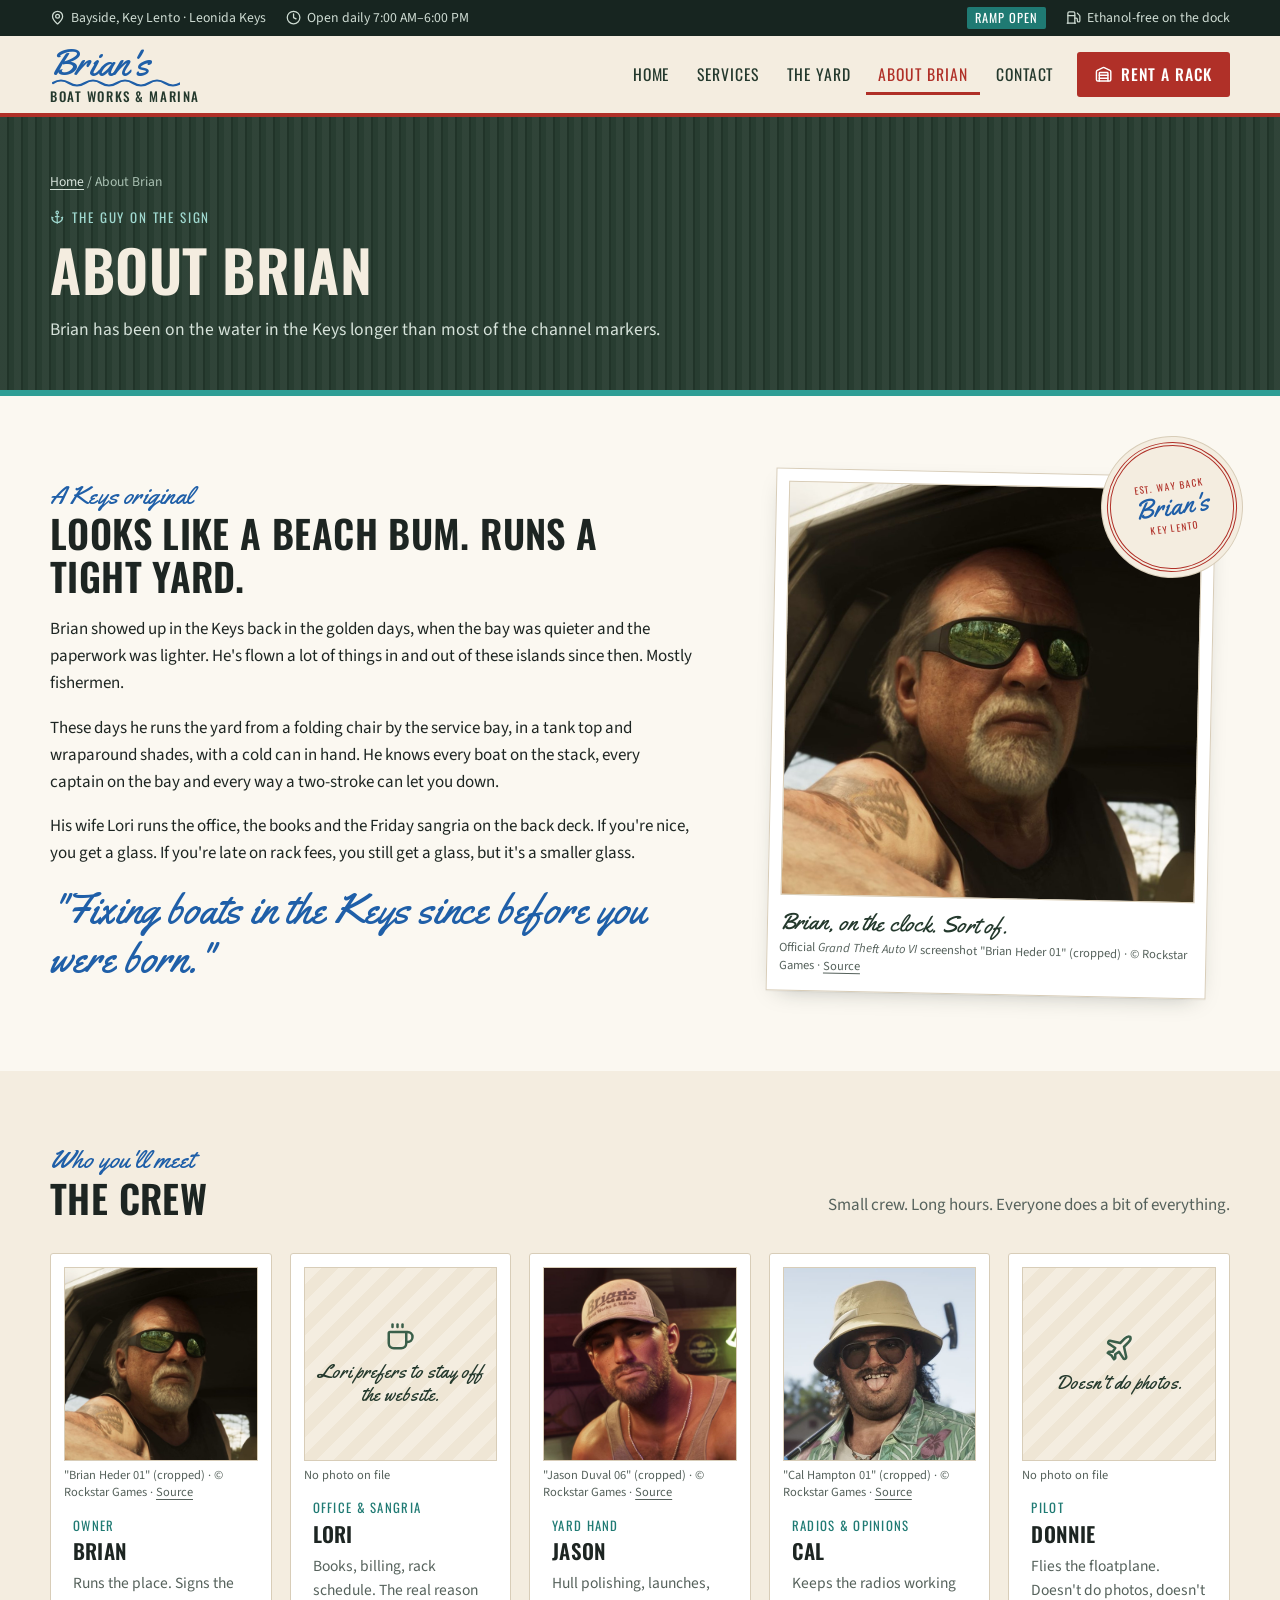
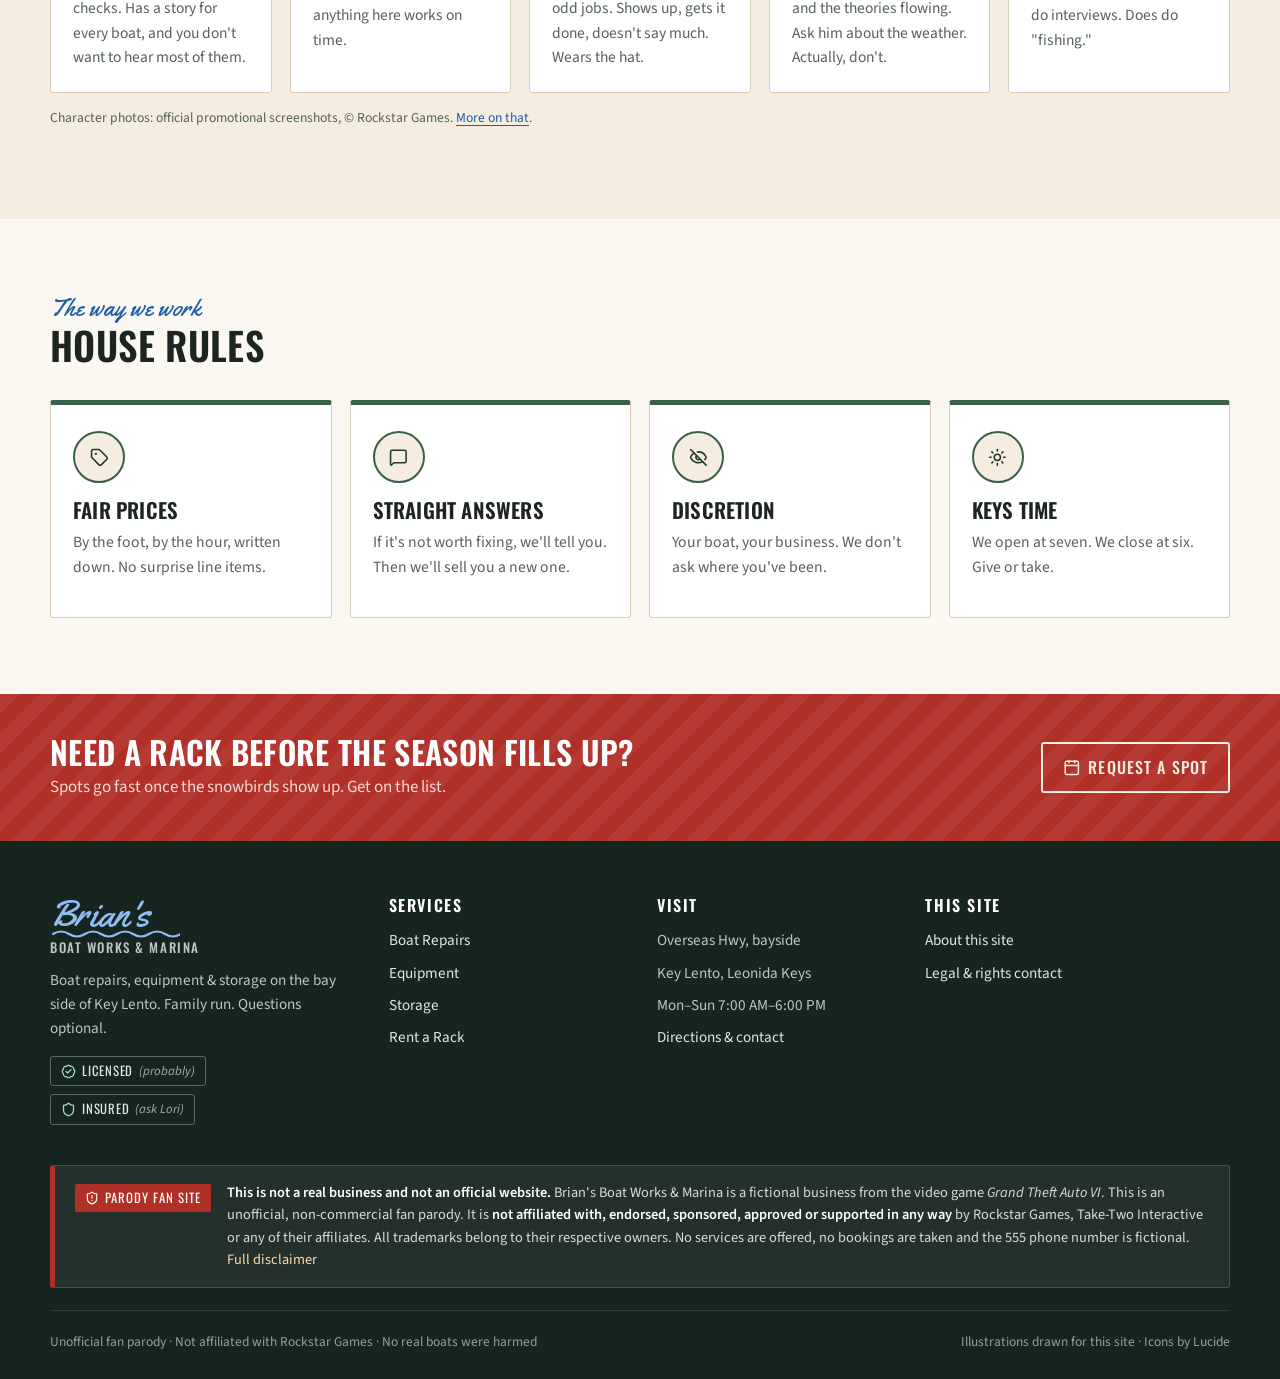
<file: about.html>
<!DOCTYPE html>
<html lang="en">
<head>
<meta charset="utf-8">
<meta name="viewport" content="width=device-width, initial-scale=1">
<title>About Brian · Brian's Boat Works & Marina</title>
<meta name="description" content="Meet Brian, Lori and the crew at Brian's Boat Works & Marina in Key Lento. Fan-made parody site.">
<meta name="theme-color" content="#3A5F4A">
<meta property="og:title" content="About Brian · Brian's Boat Works & Marina">
<meta property="og:description" content="Meet Brian, Lori and the crew at Brian's Boat Works & Marina in Key Lento. Fan-made parody site.">
<link rel="icon" href="assets/img/favicon.svg" type="image/svg+xml">
<link rel="preload" href="assets/fonts/oswald-latin-500-normal.woff2" as="font" type="font/woff2" crossorigin>
<link rel="preload" href="assets/fonts/yellowtail-latin-400-normal.woff2" as="font" type="font/woff2" crossorigin>
<link rel="stylesheet" href="assets/css/style.css">
</head>
<body>
<a class="skip" href="#main">Skip to content</a>
<div class="topbar">
  <div class="container">
    <ul>
      <li><svg aria-hidden="true" focusable="false" class="lucide lucide-map-pin" xmlns="http://www.w3.org/2000/svg" viewBox="0 0 24 24" fill="none" stroke="currentColor" stroke-width="2" stroke-linecap="round" stroke-linejoin="round" ><path d="M20 10c0 4.993-5.539 10.193-7.399 11.799a1 1 0 0 1-1.202 0C9.539 20.193 4 14.993 4 10a8 8 0 0 1 16 0" /><circle cx="12" cy="10" r="3" /></svg> Bayside, Key Lento · Leonida Keys</li>
      <li class="hide-sm"><svg aria-hidden="true" focusable="false" class="lucide lucide-clock" xmlns="http://www.w3.org/2000/svg" viewBox="0 0 24 24" fill="none" stroke="currentColor" stroke-width="2" stroke-linecap="round" stroke-linejoin="round" ><circle cx="12" cy="12" r="10" /><path d="M12 6v6l4 2" /></svg> Open daily 7:00&nbsp;AM–6:00&nbsp;PM</li>
    </ul>
    <ul>
      <li><span class="flag" id="ramp-flag">Ramp open</span></li>
      <li class="hide-sm"><svg aria-hidden="true" focusable="false" class="lucide lucide-fuel" xmlns="http://www.w3.org/2000/svg" viewBox="0 0 24 24" fill="none" stroke="currentColor" stroke-width="2" stroke-linecap="round" stroke-linejoin="round" ><path d="M14 13h2a2 2 0 0 1 2 2v2a2 2 0 0 0 4 0v-6.998a2 2 0 0 0-.59-1.42L18 5" /><path d="M14 21V5a2 2 0 0 0-2-2H5a2 2 0 0 0-2 2v16" /><path d="M2 21h13" /><path d="M3 9h11" /></svg> Ethanol-free on the dock</li>
    </ul>
  </div>
</div>
<header class="site-header">
  <div class="container">
    <a class="brand" href="index.html" aria-label="Brian's Boat Works &amp; Marina, home"><span class="brand__script">Brian's</span><svg class="brand__wave" viewBox="0 0 128 10" aria-hidden="true"><path d="M1 5 q8 -5 16 0 t16 0 t16 0 t16 0 t16 0 t16 0 t16 0 t16 0" fill="none" stroke="currentColor" stroke-width="2.2" stroke-linecap="round"/></svg><span class="brand__name">Boat Works &amp; Marina</span></a>
    <button class="nav-toggle" aria-expanded="false" aria-controls="site-nav"><svg aria-hidden="true" focusable="false" class="lucide lucide-menu" xmlns="http://www.w3.org/2000/svg" viewBox="0 0 24 24" fill="none" stroke="currentColor" stroke-width="2" stroke-linecap="round" stroke-linejoin="round" ><path d="M4 5h16" /><path d="M4 12h16" /><path d="M4 19h16" /></svg> Menu</button>
    <nav class="nav" id="site-nav" aria-label="Main">
      <a href="index.html">Home</a>
      <a href="services.html">Services</a>
      <a href="yard.html">The Yard</a>
      <a href="about.html" aria-current="page">About Brian</a>
      <a href="contact.html">Contact</a>
      <a class="btn btn--red" href="services.html#rack"><svg aria-hidden="true" focusable="false" class="lucide lucide-warehouse" xmlns="http://www.w3.org/2000/svg" viewBox="0 0 24 24" fill="none" stroke="currentColor" stroke-width="2" stroke-linecap="round" stroke-linejoin="round" ><path d="M18 21V10a1 1 0 0 0-1-1H7a1 1 0 0 0-1 1v11" /><path d="M22 19a2 2 0 0 1-2 2H4a2 2 0 0 1-2-2V8a2 2 0 0 1 1.132-1.803l7.95-3.974a2 2 0 0 1 1.837 0l7.948 3.974A2 2 0 0 1 22 8z" /><path d="M6 13h12" /><path d="M6 17h12" /></svg> Rent a Rack</a>
    </nav>
  </div>
</header>
<main id="main">
<section class="page-hero">
  <div class="container">
    <div class="crumbs"><a href="index.html">Home</a> / About Brian</div>
    <span class="eyebrow"><svg aria-hidden="true" focusable="false" class="lucide lucide-anchor" xmlns="http://www.w3.org/2000/svg" viewBox="0 0 24 24" fill="none" stroke="currentColor" stroke-width="2" stroke-linecap="round" stroke-linejoin="round" ><path d="M12 6v16" /><path d="m19 13 2-1a9 9 0 0 1-18 0l2 1" /><path d="M9 11h6" /><circle cx="12" cy="4" r="2" /></svg> The guy on the sign</span>
    <h1>About Brian</h1>
    <p>Brian has been on the water in the Keys longer than most of the channel markers.</p>
  </div>
</section>
<section class="section">
  <div class="container split">
    <div>
      <span class="kicker">A Keys original</span>
      <h2>Looks like a beach bum. Runs a tight yard.</h2>
      <p>Brian showed up in the Keys back in the golden days, when the bay was quieter and the paperwork was lighter. He's flown a lot of things in and out of these islands since then. Mostly fishermen.</p>
      <p>These days he runs the yard from a folding chair by the service bay, in a tank top and wraparound shades, with a cold can in hand. He knows every boat on the stack, every captain on the bay and every way a two-stroke can let you down.</p>
      <p>His wife Lori runs the office, the books and the Friday sangria on the back deck. If you're nice, you get a glass. If you're late on rack fees, you still get a glass, but it's a smaller glass.</p>
      <p class="pullquote">"Fixing boats in the Keys since before you were born."</p>
    </div>
    <div class="portrait-col">
      <figure class="official official--portrait">
        <div class="official__frame">
          <img data-official src="assets/img/official/brian.jpg" alt="Brian Heder in wraparound sunglasses at a pickup window. Official Grand Theft Auto VI screenshot, cropped." loading="lazy">
          <div class="official__placeholder"><svg aria-hidden="true" focusable="false" class="lucide lucide-camera" xmlns="http://www.w3.org/2000/svg" viewBox="0 0 24 24" fill="none" stroke="currentColor" stroke-width="2" stroke-linecap="round" stroke-linejoin="round" ><path d="M13.997 4a2 2 0 0 1 1.76 1.05l.486.9A2 2 0 0 0 18.003 7H20a2 2 0 0 1 2 2v9a2 2 0 0 1-2 2H4a2 2 0 0 1-2-2V9a2 2 0 0 1 2-2h1.997a2 2 0 0 0 1.759-1.048l.489-.904A2 2 0 0 1 10.004 4z" /><circle cx="12" cy="13" r="3" /></svg><span>Official screenshot<br><code>assets/img/official/brian.jpg</code></span></div>
        </div>
        <figcaption>Brian, on the clock. Sort of.
          <small>Official <em>Grand Theft Auto VI</em> screenshot "Brian Heder 01" (cropped) · © Rockstar Games · <a href="https://www.rockstargames.com/VI/downloads/screenshots">Source</a></small></figcaption>
      </figure>
      <div class="stamp stamp--badge" aria-hidden="true"><div><span>Est. way back</span><b>Brian's</b><span>Key Lento</span></div></div>
    </div>
  </div>
</section>

<section class="section section--cream">
  <div class="container">
    <div class="section-head"><div><span class="kicker">Who you'll meet</span><h2>The crew</h2></div>
      <p>Small crew. Long hours. Everyone does a bit of everything.</p></div>
    <div class="crew">
      <article><figure class="official official--card"><div class="official__frame"><img data-official src="assets/img/official/brian.jpg" alt="Brian Heder in wraparound sunglasses at a pickup window. Official Grand Theft Auto VI screenshot, cropped." loading="lazy"><div class="official__placeholder"><svg aria-hidden="true" focusable="false" class="lucide lucide-camera" xmlns="http://www.w3.org/2000/svg" viewBox="0 0 24 24" fill="none" stroke="currentColor" stroke-width="2" stroke-linecap="round" stroke-linejoin="round" ><path d="M13.997 4a2 2 0 0 1 1.76 1.05l.486.9A2 2 0 0 0 18.003 7H20a2 2 0 0 1 2 2v9a2 2 0 0 1-2 2H4a2 2 0 0 1-2-2V9a2 2 0 0 1 2-2h1.997a2 2 0 0 0 1.759-1.048l.489-.904A2 2 0 0 1 10.004 4z" /><circle cx="12" cy="13" r="3" /></svg><span><code>brian.jpg</code></span></div></div><figcaption>"Brian Heder 01" (cropped) · © Rockstar Games · <a href="https://www.rockstargames.com/VI/downloads/screenshots">Source</a></figcaption></figure><span class="role">Owner</span><h3>Brian</h3><p>Runs the place. Signs the checks. Has a story for every boat, and you don't want to hear most of them.</p></article>
      <article><figure class="official official--card official--none"><div class="official__frame"><div class="nophoto"><svg aria-hidden="true" focusable="false" class="lucide lucide-coffee" xmlns="http://www.w3.org/2000/svg" viewBox="0 0 24 24" fill="none" stroke="currentColor" stroke-width="2" stroke-linecap="round" stroke-linejoin="round" ><path d="M10 2v2" /><path d="M14 2v2" /><path d="M16 8a1 1 0 0 1 1 1v8a4 4 0 0 1-4 4H7a4 4 0 0 1-4-4V9a1 1 0 0 1 1-1h14a4 4 0 1 1 0 8h-1" /><path d="M6 2v2" /></svg><span>Lori prefers to stay off the website.</span></div></div><figcaption>No photo on file</figcaption></figure><span class="role">Office &amp; sangria</span><h3>Lori</h3><p>Books, billing, rack schedule. The real reason anything here works on time.</p></article>
      <article><figure class="official official--card"><div class="official__frame"><img data-official src="assets/img/official/jason.jpg" alt="Jason Duval wearing a Brian's Boat Works &amp; Marina cap. Official Grand Theft Auto VI screenshot." loading="lazy"><div class="official__placeholder"><svg aria-hidden="true" focusable="false" class="lucide lucide-camera" xmlns="http://www.w3.org/2000/svg" viewBox="0 0 24 24" fill="none" stroke="currentColor" stroke-width="2" stroke-linecap="round" stroke-linejoin="round" ><path d="M13.997 4a2 2 0 0 1 1.76 1.05l.486.9A2 2 0 0 0 18.003 7H20a2 2 0 0 1 2 2v9a2 2 0 0 1-2 2H4a2 2 0 0 1-2-2V9a2 2 0 0 1 2-2h1.997a2 2 0 0 0 1.759-1.048l.489-.904A2 2 0 0 1 10.004 4z" /><circle cx="12" cy="13" r="3" /></svg><span><code>jason.jpg</code></span></div></div><figcaption>"Jason Duval 06" (cropped) · © Rockstar Games · <a href="https://www.rockstargames.com/VI/downloads/screenshots">Source</a></figcaption></figure><span class="role">Yard hand</span><h3>Jason</h3><p>Hull polishing, launches, odd jobs. Shows up, gets it done, doesn't say much. Wears the hat.</p></article>
      <article><figure class="official official--card"><div class="official__frame"><img data-official src="assets/img/official/cal.jpg" alt="Cal Hampton in a bucket hat and sunglasses. Official Grand Theft Auto VI screenshot, cropped." loading="lazy"><div class="official__placeholder"><svg aria-hidden="true" focusable="false" class="lucide lucide-camera" xmlns="http://www.w3.org/2000/svg" viewBox="0 0 24 24" fill="none" stroke="currentColor" stroke-width="2" stroke-linecap="round" stroke-linejoin="round" ><path d="M13.997 4a2 2 0 0 1 1.76 1.05l.486.9A2 2 0 0 0 18.003 7H20a2 2 0 0 1 2 2v9a2 2 0 0 1-2 2H4a2 2 0 0 1-2-2V9a2 2 0 0 1 2-2h1.997a2 2 0 0 0 1.759-1.048l.489-.904A2 2 0 0 1 10.004 4z" /><circle cx="12" cy="13" r="3" /></svg><span><code>cal.jpg</code></span></div></div><figcaption>"Cal Hampton 01" (cropped) · © Rockstar Games · <a href="https://www.rockstargames.com/VI/downloads/screenshots">Source</a></figcaption></figure><span class="role">Radios &amp; opinions</span><h3>Cal</h3><p>Keeps the radios working and the theories flowing. Ask him about the weather. Actually, don't.</p></article>
      <article><figure class="official official--card official--none"><div class="official__frame"><div class="nophoto"><svg aria-hidden="true" focusable="false" class="lucide lucide-plane" xmlns="http://www.w3.org/2000/svg" viewBox="0 0 24 24" fill="none" stroke="currentColor" stroke-width="2" stroke-linecap="round" stroke-linejoin="round" ><path d="M17.8 19.2 16 11l3.5-3.5C21 6 21.5 4 21 3c-1-.5-3 0-4.5 1.5L13 8 4.8 6.2c-.5-.1-.9.1-1.1.5l-.3.5c-.2.5-.1 1 .3 1.3L9 12l-2 3H4l-1 1 3 2 2 3 1-1v-3l3-2 3.5 5.3c.3.4.8.5 1.3.3l.5-.2c.4-.3.6-.7.5-1.2z" /></svg><span>Doesn't do photos.</span></div></div><figcaption>No photo on file</figcaption></figure><span class="role">Pilot</span><h3>Donnie</h3><p>Flies the floatplane. Doesn't do photos, doesn't do interviews. Does do "fishing."</p></article>
    </div>
    <p class="fineprint" style="margin-top:14px">Character photos: official promotional screenshots, © Rockstar Games. <a href="disclaimer.html#screenshots">More on that</a>.</p>
  </div>
</section>

<section class="section">
  <div class="container">
    <div class="section-head"><div><span class="kicker">The way we work</span><h2>House rules</h2></div></div>
    <div class="tiles">
      <div class="tile"><span class="tile__icon"><svg aria-hidden="true" focusable="false" class="lucide lucide-tag" xmlns="http://www.w3.org/2000/svg" viewBox="0 0 24 24" fill="none" stroke="currentColor" stroke-width="2" stroke-linecap="round" stroke-linejoin="round" ><path d="M12.586 2.586A2 2 0 0 0 11.172 2H4a2 2 0 0 0-2 2v7.172a2 2 0 0 0 .586 1.414l8.704 8.704a2.426 2.426 0 0 0 3.42 0l6.58-6.58a2.426 2.426 0 0 0 0-3.42z" /><circle cx="7.5" cy="7.5" r=".5" fill="currentColor" /></svg></span><h3>Fair prices</h3><p>By the foot, by the hour, written down. No surprise line items.</p></div>
      <div class="tile"><span class="tile__icon"><svg aria-hidden="true" focusable="false" class="lucide lucide-message-square" xmlns="http://www.w3.org/2000/svg" viewBox="0 0 24 24" fill="none" stroke="currentColor" stroke-width="2" stroke-linecap="round" stroke-linejoin="round" ><path d="M22 17a2 2 0 0 1-2 2H6.828a2 2 0 0 0-1.414.586l-2.202 2.202A.71.71 0 0 1 2 21.286V5a2 2 0 0 1 2-2h16a2 2 0 0 1 2 2z" /></svg></span><h3>Straight answers</h3><p>If it's not worth fixing, we'll tell you. Then we'll sell you a new one.</p></div>
      <div class="tile"><span class="tile__icon"><svg aria-hidden="true" focusable="false" class="lucide lucide-eye-off" xmlns="http://www.w3.org/2000/svg" viewBox="0 0 24 24" fill="none" stroke="currentColor" stroke-width="2" stroke-linecap="round" stroke-linejoin="round" ><path d="M10.733 5.076a10.744 10.744 0 0 1 11.205 6.575 1 1 0 0 1 0 .696 10.747 10.747 0 0 1-1.444 2.49" /><path d="M14.084 14.158a3 3 0 0 1-4.242-4.242" /><path d="M17.479 17.499a10.75 10.75 0 0 1-15.417-5.151 1 1 0 0 1 0-.696 10.75 10.75 0 0 1 4.446-5.143" /><path d="m2 2 20 20" /></svg></span><h3>Discretion</h3><p>Your boat, your business. We don't ask where you've been.</p></div>
      <div class="tile"><span class="tile__icon"><svg aria-hidden="true" focusable="false" class="lucide lucide-sun" xmlns="http://www.w3.org/2000/svg" viewBox="0 0 24 24" fill="none" stroke="currentColor" stroke-width="2" stroke-linecap="round" stroke-linejoin="round" ><circle cx="12" cy="12" r="4" /><path d="M12 2v2" /><path d="M12 20v2" /><path d="m4.93 4.93 1.41 1.41" /><path d="m17.66 17.66 1.41 1.41" /><path d="M2 12h2" /><path d="M20 12h2" /><path d="m6.34 17.66-1.41 1.41" /><path d="m19.07 4.93-1.41 1.41" /></svg></span><h3>Keys time</h3><p>We open at seven. We close at six. Give or take.</p></div>
    </div>
  </div>
</section>
</main>
<section class="cta">
  <div class="container">
    <div>
      <h2>Need a rack before the season fills up?</h2>
      <p>Spots go fast once the snowbirds show up. Get on the list.</p>
    </div>
    <a class="btn btn--light" href="contact.html"><svg aria-hidden="true" focusable="false" class="lucide lucide-calendar" xmlns="http://www.w3.org/2000/svg" viewBox="0 0 24 24" fill="none" stroke="currentColor" stroke-width="2" stroke-linecap="round" stroke-linejoin="round" ><path d="M8 2v3" /><path d="M16 2v3" /><rect x="3" y="3" width="18" height="18" rx="2" /><path d="M3 9h18" /></svg> Request a spot</a>
  </div>
</section>
<footer class="site-footer">
  <div class="container">
    <div class="footer-grid">
      <div>
        <a class="brand" href="index.html" aria-label="Brian's Boat Works &amp; Marina, home"><span class="brand__script">Brian's</span><svg class="brand__wave" viewBox="0 0 128 10" aria-hidden="true"><path d="M1 5 q8 -5 16 0 t16 0 t16 0 t16 0 t16 0 t16 0 t16 0 t16 0" fill="none" stroke="currentColor" stroke-width="2.2" stroke-linecap="round"/></svg><span class="brand__name">Boat Works &amp; Marina</span></a>
        <p style="margin-top:14px">Boat repairs, equipment &amp; storage on the bay side of Key Lento. Family run. Questions optional.</p>
        <div class="certs"><span class="cert"><svg aria-hidden="true" focusable="false" class="lucide lucide-badge-check" xmlns="http://www.w3.org/2000/svg" viewBox="0 0 24 24" fill="none" stroke="currentColor" stroke-width="2" stroke-linecap="round" stroke-linejoin="round" ><path d="M3.85 8.62a4 4 0 0 1 4.78-4.77 4 4 0 0 1 6.74 0 4 4 0 0 1 4.78 4.78 4 4 0 0 1 0 6.74 4 4 0 0 1-4.77 4.78 4 4 0 0 1-6.75 0 4 4 0 0 1-4.78-4.77 4 4 0 0 1 0-6.76Z" /><path d="m16 9-5.5 5.5L8 12" /></svg> Licensed <em>(probably)</em></span><span class="cert"><svg aria-hidden="true" focusable="false" class="lucide lucide-shield" xmlns="http://www.w3.org/2000/svg" viewBox="0 0 24 24" fill="none" stroke="currentColor" stroke-width="2" stroke-linecap="round" stroke-linejoin="round" ><path d="M20 13c0 5-3.5 7.5-7.66 8.95a1 1 0 0 1-.67-.01C7.5 20.5 4 18 4 13V6a1 1 0 0 1 1-1c2 0 4.5-1.2 6.24-2.72a1.17 1.17 0 0 1 1.52 0C14.51 3.81 17 5 19 5a1 1 0 0 1 1 1z" /></svg> Insured <em>(ask Lori)</em></span></div>
      </div>
      <div>
        <h4>Services</h4>
        <ul>
          <li><a href="services.html#repairs">Boat Repairs</a></li>
          <li><a href="services.html#equipment">Equipment</a></li>
          <li><a href="services.html#storage">Storage</a></li>
          <li><a href="services.html#rack">Rent a Rack</a></li>
        </ul>
      </div>
      <div>
        <h4>Visit</h4>
        <ul>
          <li>Overseas Hwy, bayside</li>
          <li>Key Lento, Leonida Keys</li>
          <li>Mon–Sun 7:00&nbsp;AM–6:00&nbsp;PM</li>
          <li><a href="contact.html">Directions &amp; contact</a></li>
        </ul>
      </div>
      <div>
        <h4>This site</h4>
        <ul>
          <li><a href="disclaimer.html">About this site</a></li>
          <li><a href="disclaimer.html#contact">Legal &amp; rights contact</a></li>
        </ul>
      </div>
    </div>
    <div class="legal-strip" role="note" aria-label="Disclaimer">
      <span class="legal-strip__badge"><svg aria-hidden="true" focusable="false" class="lucide lucide-shield-alert" xmlns="http://www.w3.org/2000/svg" viewBox="0 0 24 24" fill="none" stroke="currentColor" stroke-width="2" stroke-linecap="round" stroke-linejoin="round" ><path d="M20 13c0 5-3.5 7.5-7.66 8.95a1 1 0 0 1-.67-.01C7.5 20.5 4 18 4 13V6a1 1 0 0 1 1-1c2 0 4.5-1.2 6.24-2.72a1.17 1.17 0 0 1 1.52 0C14.51 3.81 17 5 19 5a1 1 0 0 1 1 1z" /><path d="M12 8v4" /><path d="M12 16h.01" /></svg> Parody fan site</span>
      <p><strong>This is not a real business and not an official website.</strong> Brian's Boat Works &amp; Marina is a fictional business from the video game <em>Grand Theft Auto VI</em>. This is an unofficial, non-commercial fan parody. It is <strong>not affiliated with, endorsed, sponsored, approved or supported in any way</strong> by Rockstar Games, Take-Two Interactive or any of their affiliates. All trademarks belong to their respective owners. No services are offered, no bookings are taken and the 555 phone number is fictional. <a href="disclaimer.html">Full disclaimer</a></p>
    </div>
    <div class="footer-bottom">
      <span>Unofficial fan parody · Not affiliated with Rockstar Games · No real boats were harmed</span>
      <span>Illustrations drawn for this site · Icons by Lucide</span>
    </div>
  </div>
</footer>
<script src="assets/js/main.js"></script>
</body>
</html>
</file>
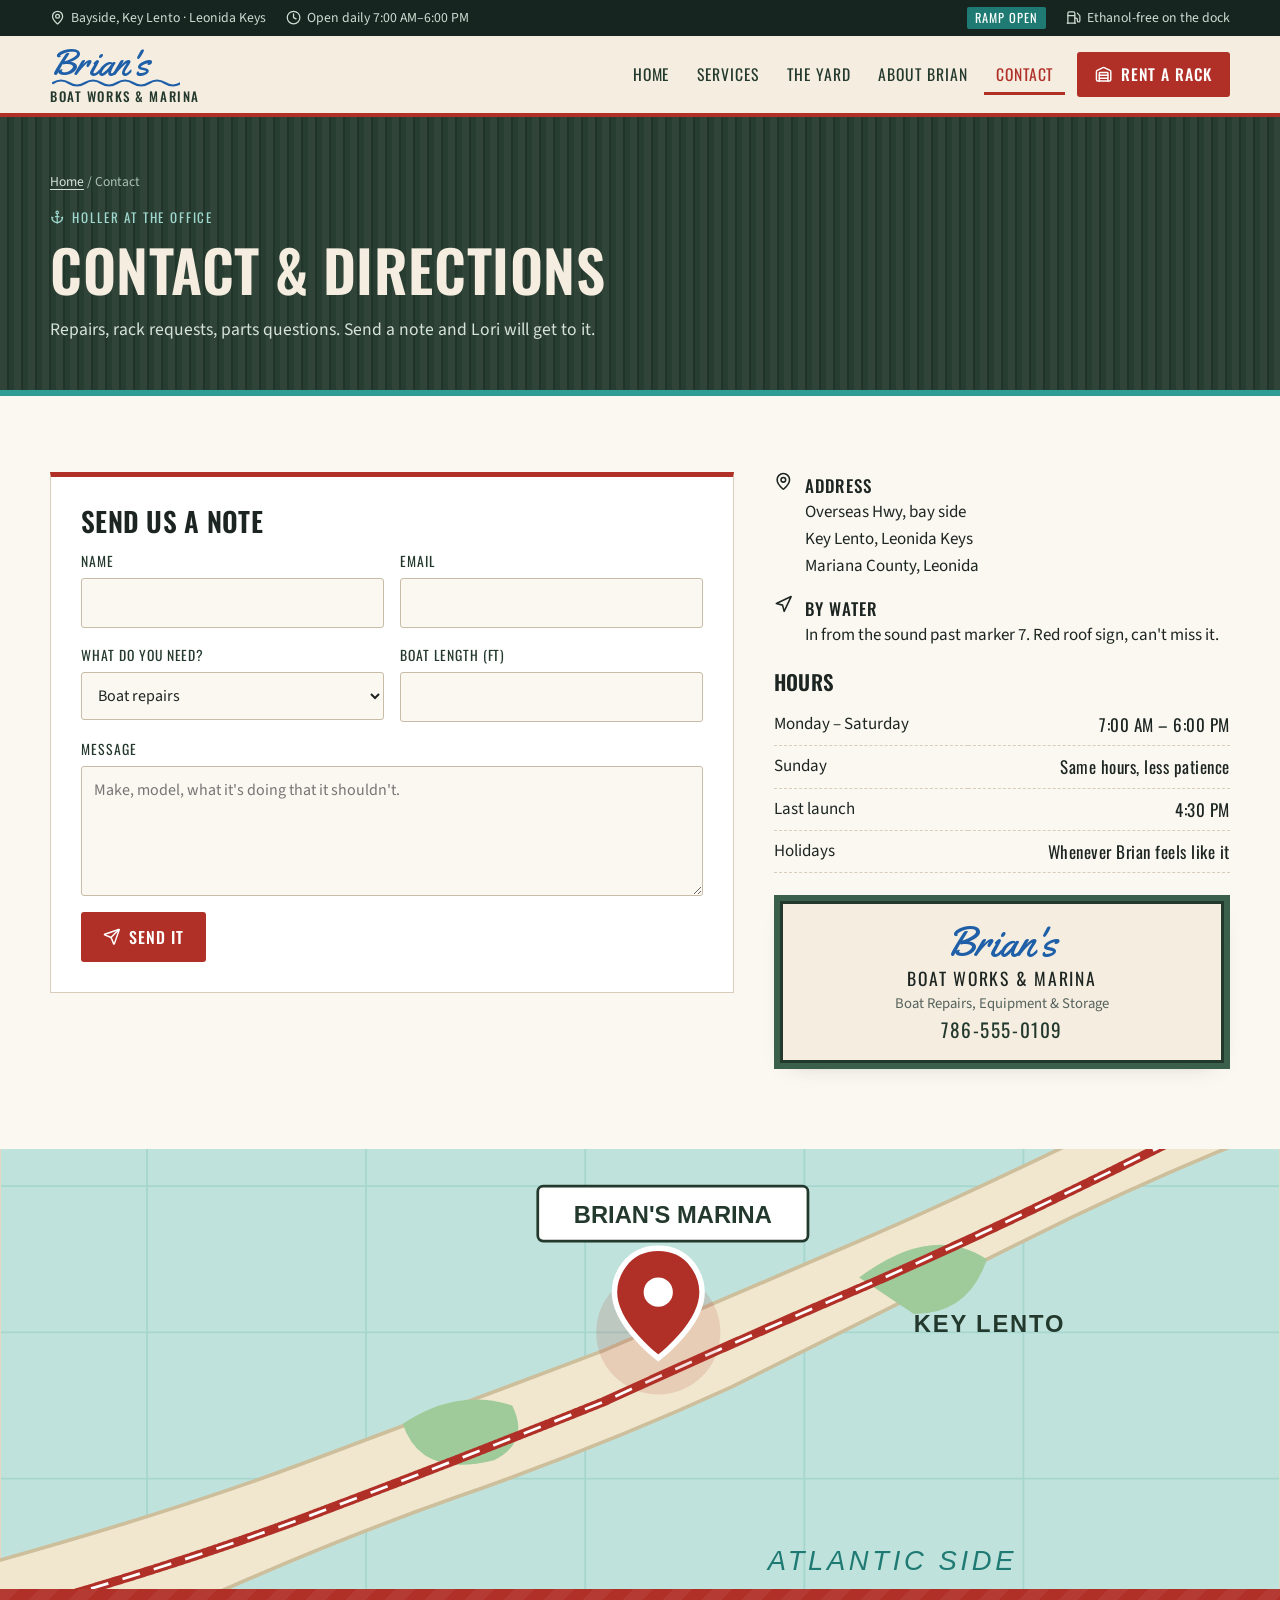
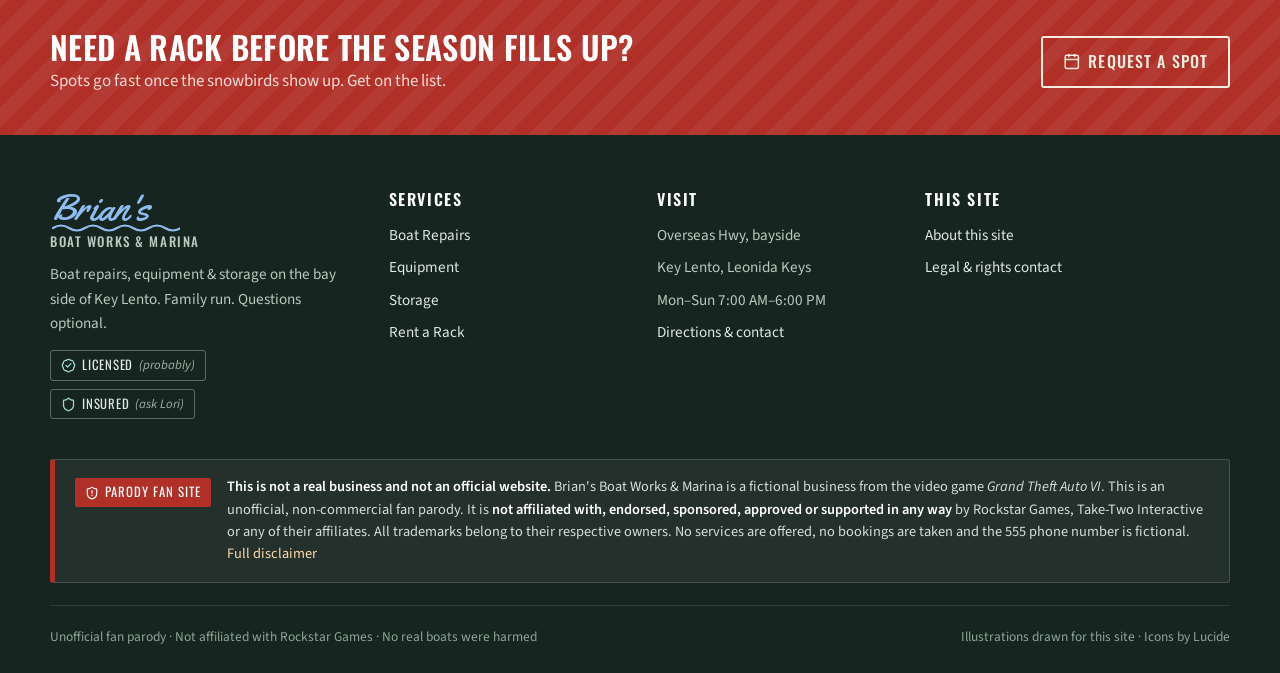
<file: contact.html>
<!DOCTYPE html>
<html lang="en">
<head>
<meta charset="utf-8">
<meta name="viewport" content="width=device-width, initial-scale=1">
<title>Contact · Brian's Boat Works & Marina</title>
<meta name="description" content="Contact Brian's Boat Works & Marina in Key Lento for repairs, equipment, storage and rack rentals. Fan-made parody site.">
<meta name="theme-color" content="#3A5F4A">
<meta property="og:title" content="Contact · Brian's Boat Works & Marina">
<meta property="og:description" content="Contact Brian's Boat Works & Marina in Key Lento for repairs, equipment, storage and rack rentals. Fan-made parody site.">
<link rel="icon" href="assets/img/favicon.svg" type="image/svg+xml">
<link rel="preload" href="assets/fonts/oswald-latin-500-normal.woff2" as="font" type="font/woff2" crossorigin>
<link rel="preload" href="assets/fonts/yellowtail-latin-400-normal.woff2" as="font" type="font/woff2" crossorigin>
<link rel="stylesheet" href="assets/css/style.css">
</head>
<body>
<a class="skip" href="#main">Skip to content</a>
<div class="topbar">
  <div class="container">
    <ul>
      <li><svg aria-hidden="true" focusable="false" class="lucide lucide-map-pin" xmlns="http://www.w3.org/2000/svg" viewBox="0 0 24 24" fill="none" stroke="currentColor" stroke-width="2" stroke-linecap="round" stroke-linejoin="round" ><path d="M20 10c0 4.993-5.539 10.193-7.399 11.799a1 1 0 0 1-1.202 0C9.539 20.193 4 14.993 4 10a8 8 0 0 1 16 0" /><circle cx="12" cy="10" r="3" /></svg> Bayside, Key Lento · Leonida Keys</li>
      <li class="hide-sm"><svg aria-hidden="true" focusable="false" class="lucide lucide-clock" xmlns="http://www.w3.org/2000/svg" viewBox="0 0 24 24" fill="none" stroke="currentColor" stroke-width="2" stroke-linecap="round" stroke-linejoin="round" ><circle cx="12" cy="12" r="10" /><path d="M12 6v6l4 2" /></svg> Open daily 7:00&nbsp;AM–6:00&nbsp;PM</li>
    </ul>
    <ul>
      <li><span class="flag" id="ramp-flag">Ramp open</span></li>
      <li class="hide-sm"><svg aria-hidden="true" focusable="false" class="lucide lucide-fuel" xmlns="http://www.w3.org/2000/svg" viewBox="0 0 24 24" fill="none" stroke="currentColor" stroke-width="2" stroke-linecap="round" stroke-linejoin="round" ><path d="M14 13h2a2 2 0 0 1 2 2v2a2 2 0 0 0 4 0v-6.998a2 2 0 0 0-.59-1.42L18 5" /><path d="M14 21V5a2 2 0 0 0-2-2H5a2 2 0 0 0-2 2v16" /><path d="M2 21h13" /><path d="M3 9h11" /></svg> Ethanol-free on the dock</li>
    </ul>
  </div>
</div>
<header class="site-header">
  <div class="container">
    <a class="brand" href="index.html" aria-label="Brian's Boat Works &amp; Marina, home"><span class="brand__script">Brian's</span><svg class="brand__wave" viewBox="0 0 128 10" aria-hidden="true"><path d="M1 5 q8 -5 16 0 t16 0 t16 0 t16 0 t16 0 t16 0 t16 0 t16 0" fill="none" stroke="currentColor" stroke-width="2.2" stroke-linecap="round"/></svg><span class="brand__name">Boat Works &amp; Marina</span></a>
    <button class="nav-toggle" aria-expanded="false" aria-controls="site-nav"><svg aria-hidden="true" focusable="false" class="lucide lucide-menu" xmlns="http://www.w3.org/2000/svg" viewBox="0 0 24 24" fill="none" stroke="currentColor" stroke-width="2" stroke-linecap="round" stroke-linejoin="round" ><path d="M4 5h16" /><path d="M4 12h16" /><path d="M4 19h16" /></svg> Menu</button>
    <nav class="nav" id="site-nav" aria-label="Main">
      <a href="index.html">Home</a>
      <a href="services.html">Services</a>
      <a href="yard.html">The Yard</a>
      <a href="about.html">About Brian</a>
      <a href="contact.html" aria-current="page">Contact</a>
      <a class="btn btn--red" href="services.html#rack"><svg aria-hidden="true" focusable="false" class="lucide lucide-warehouse" xmlns="http://www.w3.org/2000/svg" viewBox="0 0 24 24" fill="none" stroke="currentColor" stroke-width="2" stroke-linecap="round" stroke-linejoin="round" ><path d="M18 21V10a1 1 0 0 0-1-1H7a1 1 0 0 0-1 1v11" /><path d="M22 19a2 2 0 0 1-2 2H4a2 2 0 0 1-2-2V8a2 2 0 0 1 1.132-1.803l7.95-3.974a2 2 0 0 1 1.837 0l7.948 3.974A2 2 0 0 1 22 8z" /><path d="M6 13h12" /><path d="M6 17h12" /></svg> Rent a Rack</a>
    </nav>
  </div>
</header>
<main id="main">
<section class="page-hero">
  <div class="container">
    <div class="crumbs"><a href="index.html">Home</a> / Contact</div>
    <span class="eyebrow"><svg aria-hidden="true" focusable="false" class="lucide lucide-anchor" xmlns="http://www.w3.org/2000/svg" viewBox="0 0 24 24" fill="none" stroke="currentColor" stroke-width="2" stroke-linecap="round" stroke-linejoin="round" ><path d="M12 6v16" /><path d="m19 13 2-1a9 9 0 0 1-18 0l2 1" /><path d="M9 11h6" /><circle cx="12" cy="4" r="2" /></svg> Holler at the office</span>
    <h1>Contact &amp; directions</h1>
    <p>Repairs, rack requests, parts questions. Send a note and Lori will get to it.</p>
  </div>
</section>
<section class="section">
  <div class="container contact-grid">
    <form class="form" id="contact-form" novalidate>
      <h2 style="font-size:1.7rem">Send us a note</h2>
      <div class="row">
        <div class="field"><label for="f-name">Name</label><input id="f-name" name="name" required autocomplete="name"></div>
        <div class="field"><label for="f-email">Email</label><input id="f-email" name="email" type="email" required autocomplete="email"></div>
      </div>
      <div class="row">
        <div class="field"><label for="f-service">What do you need?</label>
          <select id="f-service" name="service">
            <option>Boat repairs</option><option>Equipment / parts</option><option>Storage</option><option>Rent a rack</option><option value="special">Special delivery (by air, no questions)</option><option>Something else</option>
          </select></div>
        <div class="field"><label for="f-len">Boat length (ft)</label><input id="f-len" name="length" type="number" min="8" max="60" inputmode="numeric"></div>
      </div>
      <div class="field"><label for="f-msg">Message</label><textarea id="f-msg" name="message" required placeholder="Make, model, what it's doing that it shouldn't."></textarea></div>
      <button class="btn btn--red" type="submit"><svg aria-hidden="true" focusable="false" class="lucide lucide-send" xmlns="http://www.w3.org/2000/svg" viewBox="0 0 24 24" fill="none" stroke="currentColor" stroke-width="2" stroke-linecap="round" stroke-linejoin="round" ><path d="M14.536 21.686a.5.5 0 0 0 .937-.024l6.5-19a.496.496 0 0 0-.635-.635l-19 6.5a.5.5 0 0 0-.024.937l7.93 3.18a2 2 0 0 1 1.112 1.11z" /><path d="m21.854 2.147-10.94 10.939" /></svg> Send it</button>
      <div class="form-msg" id="form-msg" role="status" aria-live="polite"></div>
    </form>

    <aside>
      <ul class="info-list">
        <li><svg aria-hidden="true" focusable="false" class="lucide lucide-map-pin" xmlns="http://www.w3.org/2000/svg" viewBox="0 0 24 24" fill="none" stroke="currentColor" stroke-width="2" stroke-linecap="round" stroke-linejoin="round" ><path d="M20 10c0 4.993-5.539 10.193-7.399 11.799a1 1 0 0 1-1.202 0C9.539 20.193 4 14.993 4 10a8 8 0 0 1 16 0" /><circle cx="12" cy="10" r="3" /></svg><div><strong>Address</strong>Overseas Hwy, bay side<br>Key Lento, Leonida Keys<br>Mariana County, Leonida</div></li>
        <li><svg aria-hidden="true" focusable="false" class="lucide lucide-navigation" xmlns="http://www.w3.org/2000/svg" viewBox="0 0 24 24" fill="none" stroke="currentColor" stroke-width="2" stroke-linecap="round" stroke-linejoin="round" ><polygon points="3 11 22 2 13 21 11 13 3 11" /></svg><div><strong>By water</strong>In from the sound past marker 7. Red roof sign, can't miss it.</div></li>
      </ul>
      <h3>Hours</h3>
      <table class="hours">
        <tr><td>Monday – Saturday</td><td>7:00&nbsp;AM – 6:00&nbsp;PM</td></tr>
        <tr><td>Sunday</td><td>Same hours, less patience</td></tr>
        <tr><td>Last launch</td><td>4:30&nbsp;PM</td></tr>
        <tr><td>Holidays</td><td>Whenever Brian feels like it</td></tr>
      </table>
      <div class="sign-card" aria-label="Replica of the shop sign">
        <div class="s1">Brian's</div>
        <div class="s2">Boat Works &amp; Marina</div>
        <div class="s3">Boat Repairs, Equipment &amp; Storage</div>
        <div class="s4">786-555-0109</div>
      </div>
    </aside>
  </div>
</section>

<section class="section section--sand" style="padding-top:0;padding-bottom:0">
  <img src="assets/img/map.svg" alt="Illustrated map of Key Lento showing the marina on the bay side of the Overseas Highway" style="width:100%;max-height:440px;object-fit:cover" loading="lazy">
</section>
</main>
<section class="cta">
  <div class="container">
    <div>
      <h2>Need a rack before the season fills up?</h2>
      <p>Spots go fast once the snowbirds show up. Get on the list.</p>
    </div>
    <a class="btn btn--light" href="contact.html"><svg aria-hidden="true" focusable="false" class="lucide lucide-calendar" xmlns="http://www.w3.org/2000/svg" viewBox="0 0 24 24" fill="none" stroke="currentColor" stroke-width="2" stroke-linecap="round" stroke-linejoin="round" ><path d="M8 2v3" /><path d="M16 2v3" /><rect x="3" y="3" width="18" height="18" rx="2" /><path d="M3 9h18" /></svg> Request a spot</a>
  </div>
</section>
<footer class="site-footer">
  <div class="container">
    <div class="footer-grid">
      <div>
        <a class="brand" href="index.html" aria-label="Brian's Boat Works &amp; Marina, home"><span class="brand__script">Brian's</span><svg class="brand__wave" viewBox="0 0 128 10" aria-hidden="true"><path d="M1 5 q8 -5 16 0 t16 0 t16 0 t16 0 t16 0 t16 0 t16 0 t16 0" fill="none" stroke="currentColor" stroke-width="2.2" stroke-linecap="round"/></svg><span class="brand__name">Boat Works &amp; Marina</span></a>
        <p style="margin-top:14px">Boat repairs, equipment &amp; storage on the bay side of Key Lento. Family run. Questions optional.</p>
        <div class="certs"><span class="cert"><svg aria-hidden="true" focusable="false" class="lucide lucide-badge-check" xmlns="http://www.w3.org/2000/svg" viewBox="0 0 24 24" fill="none" stroke="currentColor" stroke-width="2" stroke-linecap="round" stroke-linejoin="round" ><path d="M3.85 8.62a4 4 0 0 1 4.78-4.77 4 4 0 0 1 6.74 0 4 4 0 0 1 4.78 4.78 4 4 0 0 1 0 6.74 4 4 0 0 1-4.77 4.78 4 4 0 0 1-6.75 0 4 4 0 0 1-4.78-4.77 4 4 0 0 1 0-6.76Z" /><path d="m16 9-5.5 5.5L8 12" /></svg> Licensed <em>(probably)</em></span><span class="cert"><svg aria-hidden="true" focusable="false" class="lucide lucide-shield" xmlns="http://www.w3.org/2000/svg" viewBox="0 0 24 24" fill="none" stroke="currentColor" stroke-width="2" stroke-linecap="round" stroke-linejoin="round" ><path d="M20 13c0 5-3.5 7.5-7.66 8.95a1 1 0 0 1-.67-.01C7.5 20.5 4 18 4 13V6a1 1 0 0 1 1-1c2 0 4.5-1.2 6.24-2.72a1.17 1.17 0 0 1 1.52 0C14.51 3.81 17 5 19 5a1 1 0 0 1 1 1z" /></svg> Insured <em>(ask Lori)</em></span></div>
      </div>
      <div>
        <h4>Services</h4>
        <ul>
          <li><a href="services.html#repairs">Boat Repairs</a></li>
          <li><a href="services.html#equipment">Equipment</a></li>
          <li><a href="services.html#storage">Storage</a></li>
          <li><a href="services.html#rack">Rent a Rack</a></li>
        </ul>
      </div>
      <div>
        <h4>Visit</h4>
        <ul>
          <li>Overseas Hwy, bayside</li>
          <li>Key Lento, Leonida Keys</li>
          <li>Mon–Sun 7:00&nbsp;AM–6:00&nbsp;PM</li>
          <li><a href="contact.html">Directions &amp; contact</a></li>
        </ul>
      </div>
      <div>
        <h4>This site</h4>
        <ul>
          <li><a href="disclaimer.html">About this site</a></li>
          <li><a href="disclaimer.html#contact">Legal &amp; rights contact</a></li>
        </ul>
      </div>
    </div>
    <div class="legal-strip" role="note" aria-label="Disclaimer">
      <span class="legal-strip__badge"><svg aria-hidden="true" focusable="false" class="lucide lucide-shield-alert" xmlns="http://www.w3.org/2000/svg" viewBox="0 0 24 24" fill="none" stroke="currentColor" stroke-width="2" stroke-linecap="round" stroke-linejoin="round" ><path d="M20 13c0 5-3.5 7.5-7.66 8.95a1 1 0 0 1-.67-.01C7.5 20.5 4 18 4 13V6a1 1 0 0 1 1-1c2 0 4.5-1.2 6.24-2.72a1.17 1.17 0 0 1 1.52 0C14.51 3.81 17 5 19 5a1 1 0 0 1 1 1z" /><path d="M12 8v4" /><path d="M12 16h.01" /></svg> Parody fan site</span>
      <p><strong>This is not a real business and not an official website.</strong> Brian's Boat Works &amp; Marina is a fictional business from the video game <em>Grand Theft Auto VI</em>. This is an unofficial, non-commercial fan parody. It is <strong>not affiliated with, endorsed, sponsored, approved or supported in any way</strong> by Rockstar Games, Take-Two Interactive or any of their affiliates. All trademarks belong to their respective owners. No services are offered, no bookings are taken and the 555 phone number is fictional. <a href="disclaimer.html">Full disclaimer</a></p>
    </div>
    <div class="footer-bottom">
      <span>Unofficial fan parody · Not affiliated with Rockstar Games · No real boats were harmed</span>
      <span>Illustrations drawn for this site · Icons by Lucide</span>
    </div>
  </div>
</footer>
<script src="assets/js/main.js"></script>
</body>
</html>
</file>
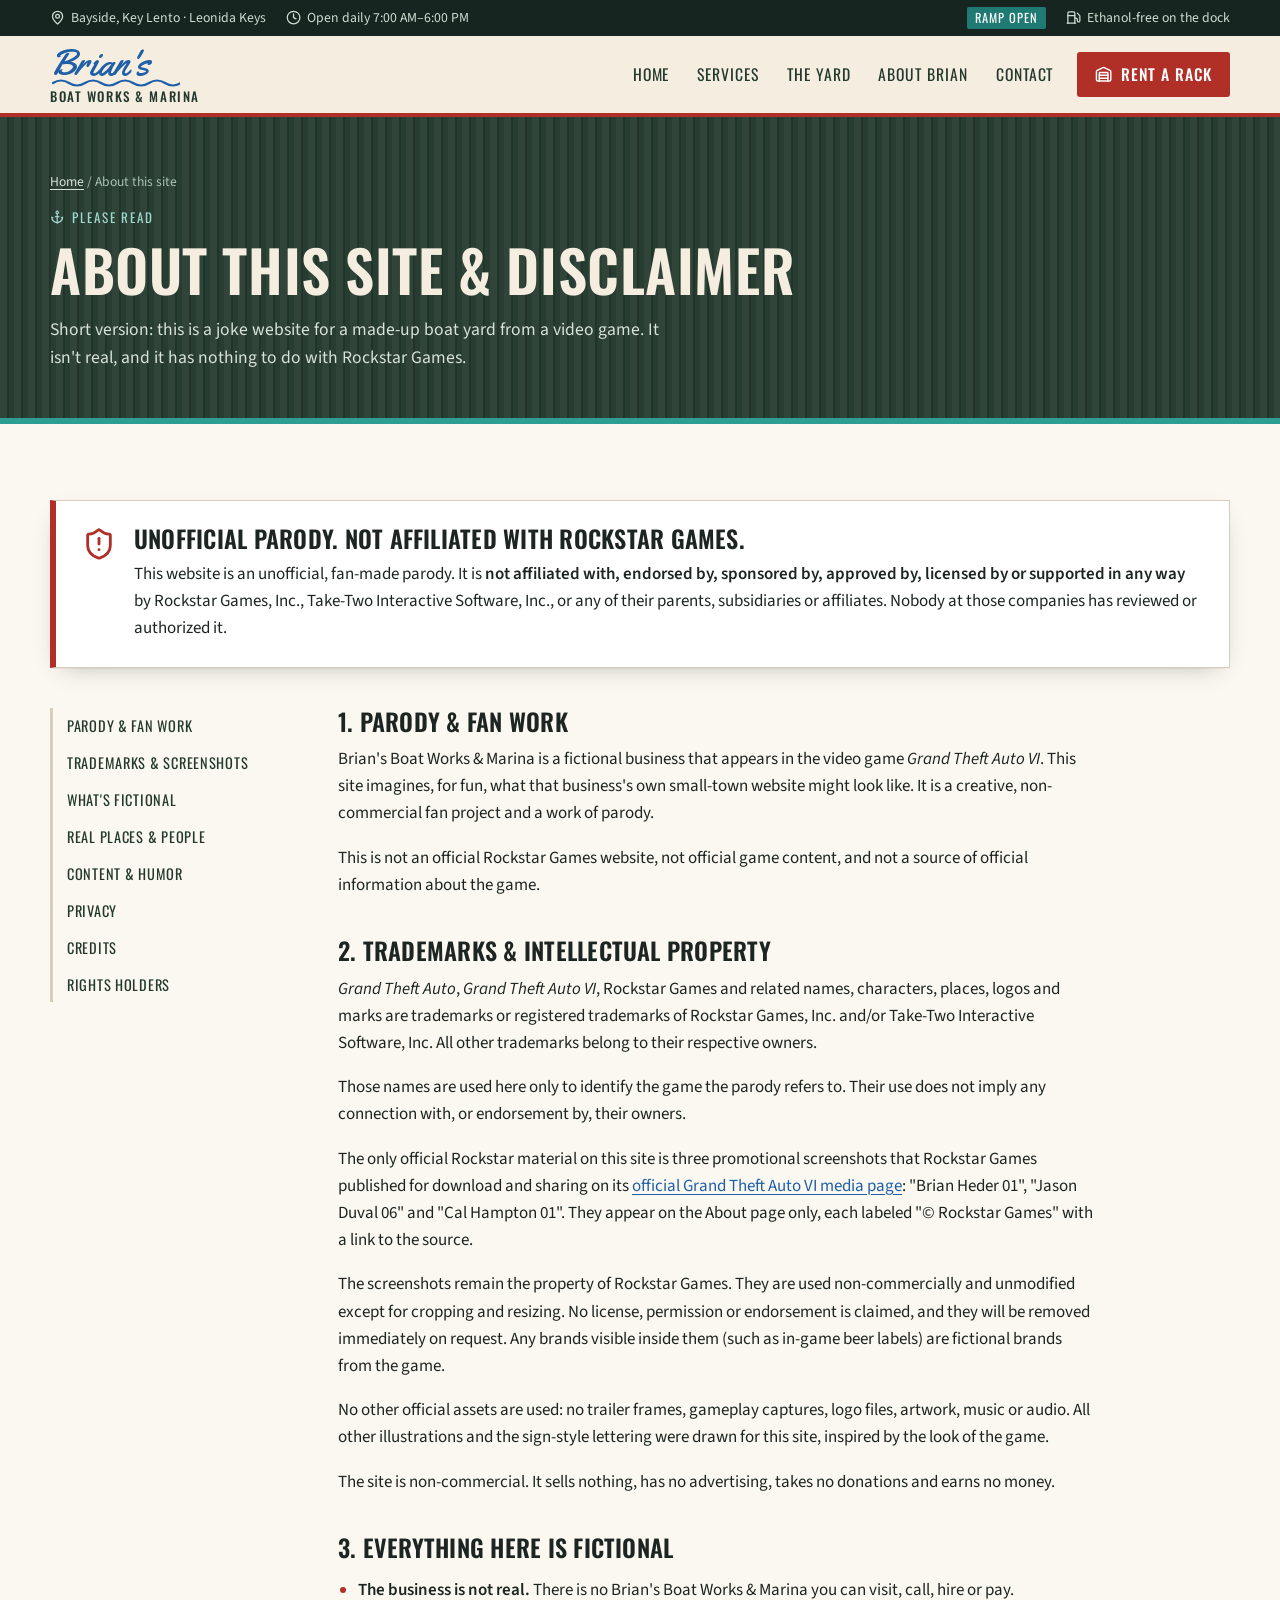
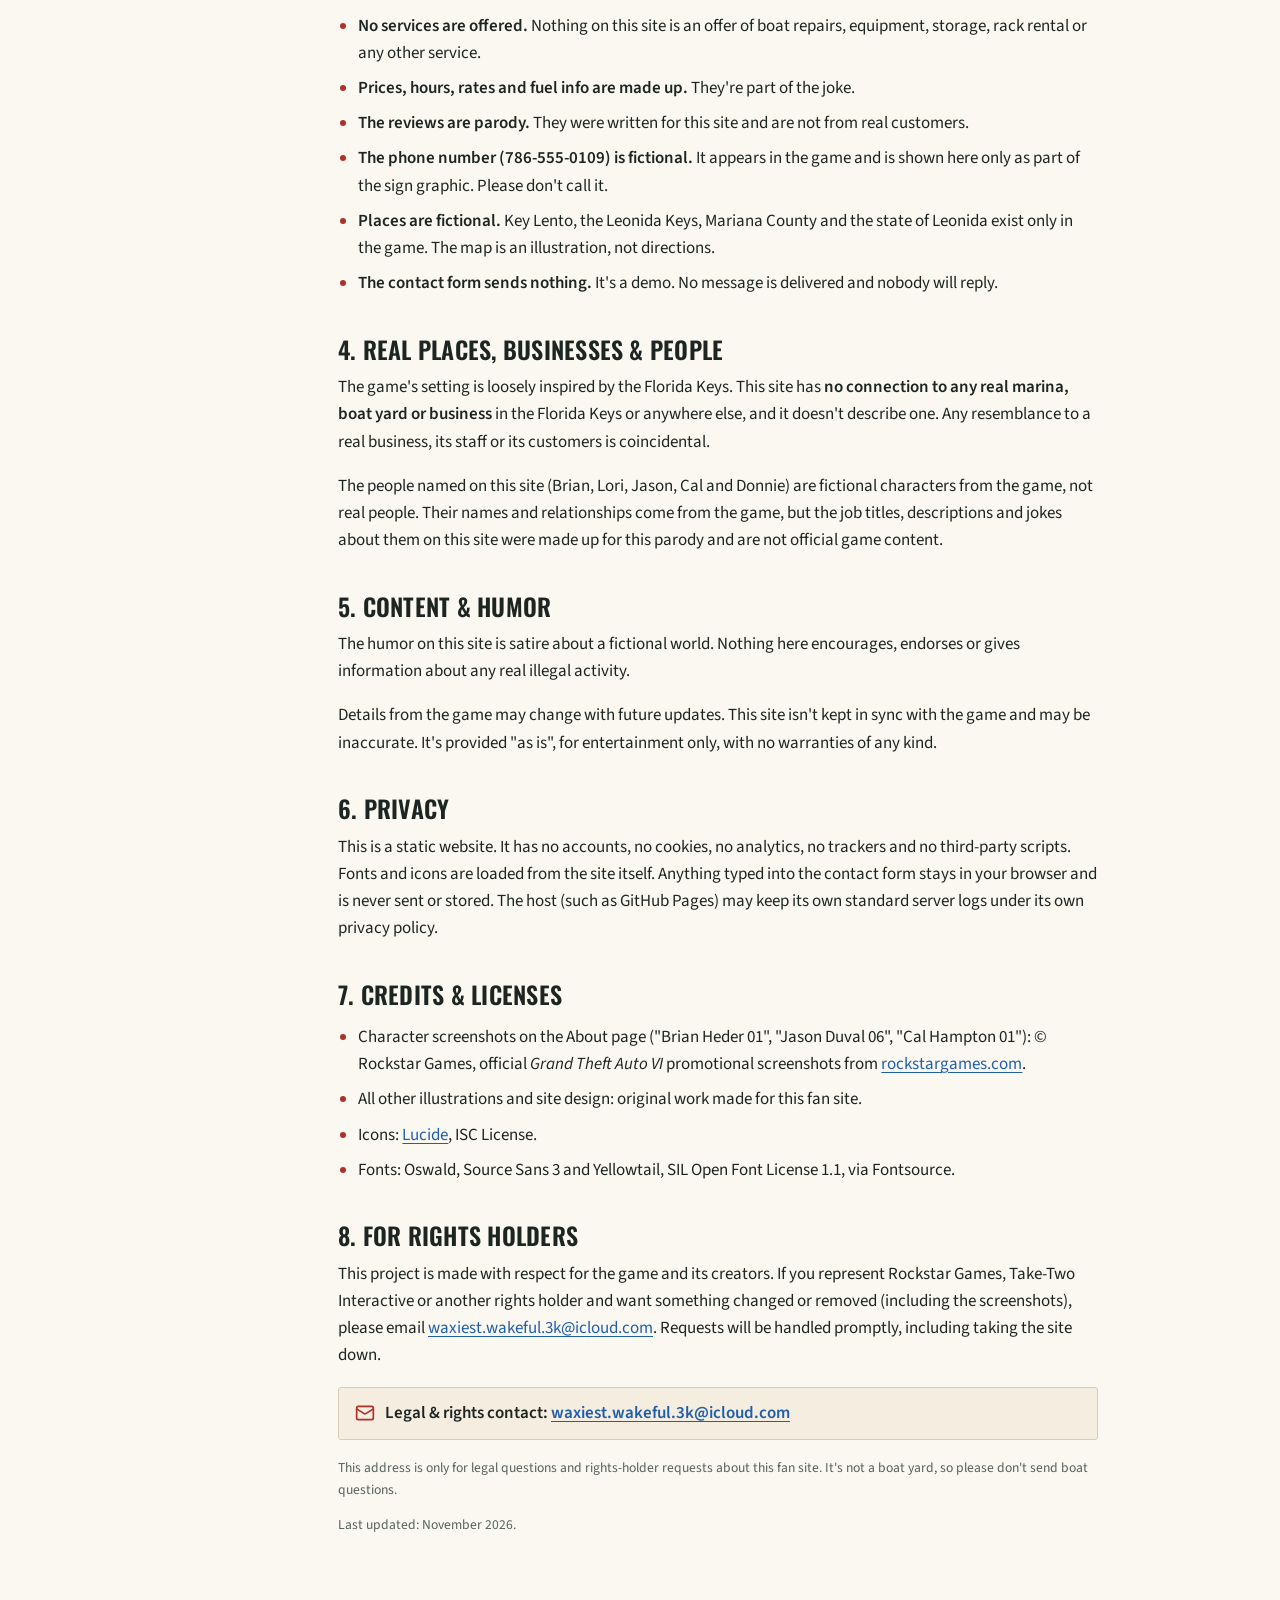
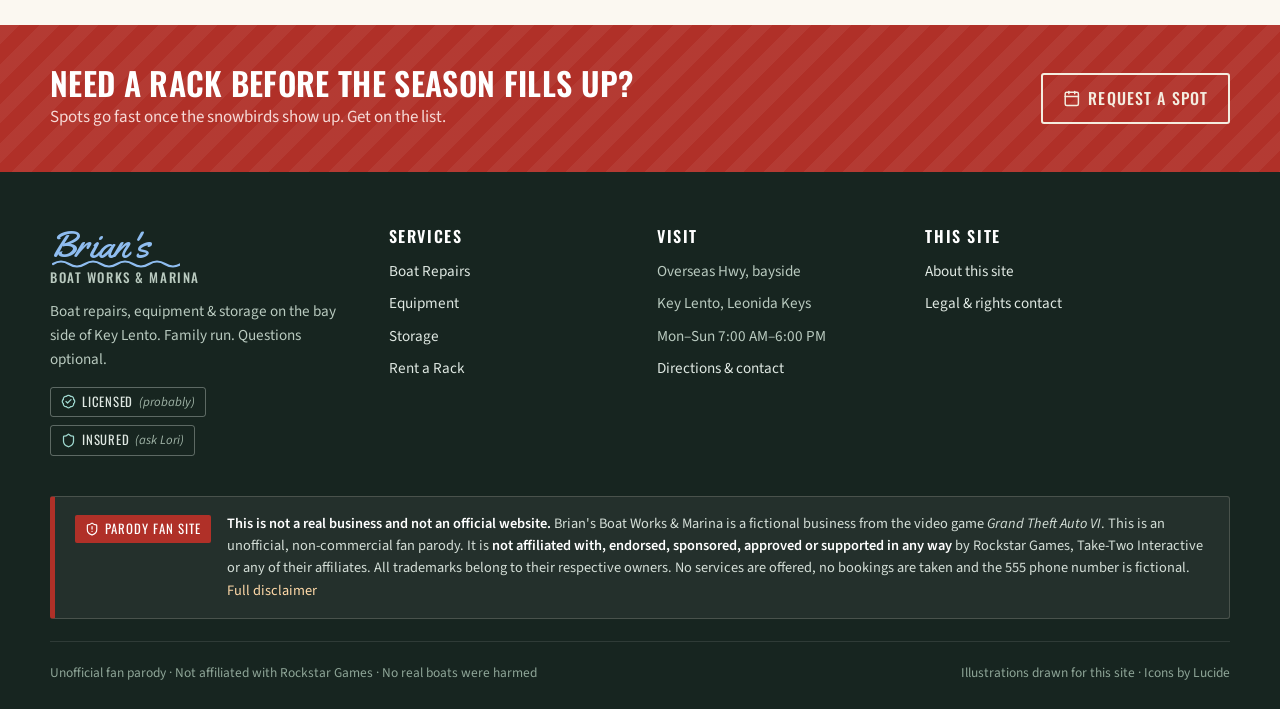
<file: disclaimer.html>
<!DOCTYPE html>
<html lang="en">
<head>
<meta charset="utf-8">
<meta name="viewport" content="width=device-width, initial-scale=1">
<title>About this site & disclaimer · Brian's Boat Works & Marina (fan parody)</title>
<meta name="description" content="Unofficial fan-made parody site. Not affiliated with, endorsed by or supported by Rockstar Games or Take-Two Interactive.">
<meta name="theme-color" content="#3A5F4A">
<meta property="og:title" content="About this site & disclaimer · Brian's Boat Works & Marina (fan parody)">
<meta property="og:description" content="Unofficial fan-made parody site. Not affiliated with, endorsed by or supported by Rockstar Games or Take-Two Interactive.">
<link rel="icon" href="assets/img/favicon.svg" type="image/svg+xml">
<link rel="preload" href="assets/fonts/oswald-latin-500-normal.woff2" as="font" type="font/woff2" crossorigin>
<link rel="preload" href="assets/fonts/yellowtail-latin-400-normal.woff2" as="font" type="font/woff2" crossorigin>
<link rel="stylesheet" href="assets/css/style.css">
</head>
<body>
<a class="skip" href="#main">Skip to content</a>
<div class="topbar">
  <div class="container">
    <ul>
      <li><svg aria-hidden="true" focusable="false" class="lucide lucide-map-pin" xmlns="http://www.w3.org/2000/svg" viewBox="0 0 24 24" fill="none" stroke="currentColor" stroke-width="2" stroke-linecap="round" stroke-linejoin="round" ><path d="M20 10c0 4.993-5.539 10.193-7.399 11.799a1 1 0 0 1-1.202 0C9.539 20.193 4 14.993 4 10a8 8 0 0 1 16 0" /><circle cx="12" cy="10" r="3" /></svg> Bayside, Key Lento · Leonida Keys</li>
      <li class="hide-sm"><svg aria-hidden="true" focusable="false" class="lucide lucide-clock" xmlns="http://www.w3.org/2000/svg" viewBox="0 0 24 24" fill="none" stroke="currentColor" stroke-width="2" stroke-linecap="round" stroke-linejoin="round" ><circle cx="12" cy="12" r="10" /><path d="M12 6v6l4 2" /></svg> Open daily 7:00&nbsp;AM–6:00&nbsp;PM</li>
    </ul>
    <ul>
      <li><span class="flag" id="ramp-flag">Ramp open</span></li>
      <li class="hide-sm"><svg aria-hidden="true" focusable="false" class="lucide lucide-fuel" xmlns="http://www.w3.org/2000/svg" viewBox="0 0 24 24" fill="none" stroke="currentColor" stroke-width="2" stroke-linecap="round" stroke-linejoin="round" ><path d="M14 13h2a2 2 0 0 1 2 2v2a2 2 0 0 0 4 0v-6.998a2 2 0 0 0-.59-1.42L18 5" /><path d="M14 21V5a2 2 0 0 0-2-2H5a2 2 0 0 0-2 2v16" /><path d="M2 21h13" /><path d="M3 9h11" /></svg> Ethanol-free on the dock</li>
    </ul>
  </div>
</div>
<header class="site-header">
  <div class="container">
    <a class="brand" href="index.html" aria-label="Brian's Boat Works &amp; Marina, home"><span class="brand__script">Brian's</span><svg class="brand__wave" viewBox="0 0 128 10" aria-hidden="true"><path d="M1 5 q8 -5 16 0 t16 0 t16 0 t16 0 t16 0 t16 0 t16 0 t16 0" fill="none" stroke="currentColor" stroke-width="2.2" stroke-linecap="round"/></svg><span class="brand__name">Boat Works &amp; Marina</span></a>
    <button class="nav-toggle" aria-expanded="false" aria-controls="site-nav"><svg aria-hidden="true" focusable="false" class="lucide lucide-menu" xmlns="http://www.w3.org/2000/svg" viewBox="0 0 24 24" fill="none" stroke="currentColor" stroke-width="2" stroke-linecap="round" stroke-linejoin="round" ><path d="M4 5h16" /><path d="M4 12h16" /><path d="M4 19h16" /></svg> Menu</button>
    <nav class="nav" id="site-nav" aria-label="Main">
      <a href="index.html">Home</a>
      <a href="services.html">Services</a>
      <a href="yard.html">The Yard</a>
      <a href="about.html">About Brian</a>
      <a href="contact.html">Contact</a>
      <a class="btn btn--red" href="services.html#rack"><svg aria-hidden="true" focusable="false" class="lucide lucide-warehouse" xmlns="http://www.w3.org/2000/svg" viewBox="0 0 24 24" fill="none" stroke="currentColor" stroke-width="2" stroke-linecap="round" stroke-linejoin="round" ><path d="M18 21V10a1 1 0 0 0-1-1H7a1 1 0 0 0-1 1v11" /><path d="M22 19a2 2 0 0 1-2 2H4a2 2 0 0 1-2-2V8a2 2 0 0 1 1.132-1.803l7.95-3.974a2 2 0 0 1 1.837 0l7.948 3.974A2 2 0 0 1 22 8z" /><path d="M6 13h12" /><path d="M6 17h12" /></svg> Rent a Rack</a>
    </nav>
  </div>
</header>
<main id="main">
<section class="page-hero">
  <div class="container">
    <div class="crumbs"><a href="index.html">Home</a> / About this site</div>
    <span class="eyebrow"><svg aria-hidden="true" focusable="false" class="lucide lucide-anchor" xmlns="http://www.w3.org/2000/svg" viewBox="0 0 24 24" fill="none" stroke="currentColor" stroke-width="2" stroke-linecap="round" stroke-linejoin="round" ><path d="M12 6v16" /><path d="m19 13 2-1a9 9 0 0 1-18 0l2 1" /><path d="M9 11h6" /><circle cx="12" cy="4" r="2" /></svg> Please read</span>
    <h1>About this site &amp; disclaimer</h1>
    <p>Short version: this is a joke website for a made-up boat yard from a video game. It isn't real, and it has nothing to do with Rockstar Games.</p>
  </div>
</section>
<section class="section">
  <div class="container legal">
    <div class="legal-callout">
      <svg aria-hidden="true" focusable="false" class="lucide lucide-shield-alert" xmlns="http://www.w3.org/2000/svg" viewBox="0 0 24 24" fill="none" stroke="currentColor" stroke-width="2" stroke-linecap="round" stroke-linejoin="round" ><path d="M20 13c0 5-3.5 7.5-7.66 8.95a1 1 0 0 1-.67-.01C7.5 20.5 4 18 4 13V6a1 1 0 0 1 1-1c2 0 4.5-1.2 6.24-2.72a1.17 1.17 0 0 1 1.52 0C14.51 3.81 17 5 19 5a1 1 0 0 1 1 1z" /><path d="M12 8v4" /><path d="M12 16h.01" /></svg>
      <div>
        <h2>Unofficial parody. Not affiliated with Rockstar Games.</h2>
        <p>This website is an unofficial, fan-made parody. It is <strong>not affiliated with, endorsed by, sponsored by, approved by, licensed by or supported in any way</strong> by Rockstar Games, Inc., Take-Two Interactive Software, Inc., or any of their parents, subsidiaries or affiliates. Nobody at those companies has reviewed or authorized it.</p>
      </div>
    </div>

    <nav class="legal-toc" aria-label="On this page">
      <a href="#parody">Parody &amp; fan work</a>
      <a href="#trademarks">Trademarks &amp; screenshots</a>
      <a href="#fictional">What's fictional</a>
      <a href="#real-world">Real places &amp; people</a>
      <a href="#content">Content &amp; humor</a>
      <a href="#privacy">Privacy</a>
      <a href="#credits">Credits</a>
      <a href="#contact">Rights holders</a>
    </nav>

    <article class="legal-body">
      <h2 id="parody">1. Parody &amp; fan work</h2>
      <p>Brian's Boat Works &amp; Marina is a fictional business that appears in the video game <em>Grand Theft Auto VI</em>. This site imagines, for fun, what that business's own small-town website might look like. It is a creative, non-commercial fan project and a work of parody.</p>
      <p>This is not an official Rockstar Games website, not official game content, and not a source of official information about the game.</p>

      <h2 id="trademarks">2. Trademarks &amp; intellectual property</h2>
      <p><em>Grand Theft Auto</em>, <em>Grand Theft Auto VI</em>, Rockstar Games and related names, characters, places, logos and marks are trademarks or registered trademarks of Rockstar Games, Inc. and/or Take-Two Interactive Software, Inc. All other trademarks belong to their respective owners.</p>
      <p>Those names are used here only to identify the game the parody refers to. Their use does not imply any connection with, or endorsement by, their owners.</p>
      <p id="screenshots">The only official Rockstar material on this site is three promotional screenshots that Rockstar Games published for download and sharing on its <a href="https://www.rockstargames.com/VI/downloads/screenshots">official Grand Theft Auto VI media page</a>: "Brian Heder 01", "Jason Duval 06" and "Cal Hampton 01". They appear on the About page only, each labeled "© Rockstar Games" with a link to the source.</p>
      <p>The screenshots remain the property of Rockstar Games. They are used non-commercially and unmodified except for cropping and resizing. No license, permission or endorsement is claimed, and they will be removed immediately on request. Any brands visible inside them (such as in-game beer labels) are fictional brands from the game.</p>
      <p>No other official assets are used: no trailer frames, gameplay captures, logo files, artwork, music or audio. All other illustrations and the sign-style lettering were drawn for this site, inspired by the look of the game.</p>
      <p>The site is non-commercial. It sells nothing, has no advertising, takes no donations and earns no money.</p>

      <h2 id="fictional">3. Everything here is fictional</h2>
      <ul>
        <li><strong>The business is not real.</strong> There is no Brian's Boat Works &amp; Marina you can visit, call, hire or pay.</li>
        <li><strong>No services are offered.</strong> Nothing on this site is an offer of boat repairs, equipment, storage, rack rental or any other service.</li>
        <li><strong>Prices, hours, rates and fuel info are made up.</strong> They're part of the joke.</li>
        <li><strong>The reviews are parody.</strong> They were written for this site and are not from real customers.</li>
        <li><strong>The phone number (786-555-0109) is fictional.</strong> It appears in the game and is shown here only as part of the sign graphic. Please don't call it.</li>
        <li><strong>Places are fictional.</strong> Key Lento, the Leonida Keys, Mariana County and the state of Leonida exist only in the game. The map is an illustration, not directions.</li>
        <li><strong>The contact form sends nothing.</strong> It's a demo. No message is delivered and nobody will reply.</li>
      </ul>

      <h2 id="real-world">4. Real places, businesses &amp; people</h2>
      <p>The game's setting is loosely inspired by the Florida Keys. This site has <strong>no connection to any real marina, boat yard or business</strong> in the Florida Keys or anywhere else, and it doesn't describe one. Any resemblance to a real business, its staff or its customers is coincidental.</p>
      <p>The people named on this site (Brian, Lori, Jason, Cal and Donnie) are fictional characters from the game, not real people. Their names and relationships come from the game, but the job titles, descriptions and jokes about them on this site were made up for this parody and are not official game content.</p>

      <h2 id="content">5. Content &amp; humor</h2>
      <p>The humor on this site is satire about a fictional world. Nothing here encourages, endorses or gives information about any real illegal activity.</p>
      <p>Details from the game may change with future updates. This site isn't kept in sync with the game and may be inaccurate. It's provided "as is", for entertainment only, with no warranties of any kind.</p>

      <h2 id="privacy">6. Privacy</h2>
      <p>This is a static website. It has no accounts, no cookies, no analytics, no trackers and no third-party scripts. Fonts and icons are loaded from the site itself. Anything typed into the contact form stays in your browser and is never sent or stored. The host (such as GitHub Pages) may keep its own standard server logs under its own privacy policy.</p>

      <h2 id="credits">7. Credits &amp; licenses</h2>
      <ul>
        <li>Character screenshots on the About page ("Brian Heder 01", "Jason Duval 06", "Cal Hampton 01"): © Rockstar Games, official <em>Grand Theft Auto VI</em> promotional screenshots from <a href="https://www.rockstargames.com/VI/downloads/screenshots">rockstargames.com</a>.</li>
        <li>All other illustrations and site design: original work made for this fan site.</li>
        <li>Icons: <a href="https://lucide.dev">Lucide</a>, ISC License.</li>
        <li>Fonts: Oswald, Source Sans 3 and Yellowtail, SIL Open Font License 1.1, via Fontsource.</li>
      </ul>

      <h2 id="contact">8. For rights holders</h2>
      <p>This project is made with respect for the game and its creators. If you represent Rockstar Games, Take-Two Interactive or another rights holder and want something changed or removed (including the screenshots), please email <a href="mailto:waxiest.wakeful.3k@icloud.com">waxiest.wakeful.3k@icloud.com</a>. Requests will be handled promptly, including taking the site down.</p>
      <p class="legal-email"><svg aria-hidden="true" focusable="false" class="lucide lucide-mail" xmlns="http://www.w3.org/2000/svg" viewBox="0 0 24 24" fill="none" stroke="currentColor" stroke-width="2" stroke-linecap="round" stroke-linejoin="round" ><path d="m22 7-8.991 5.727a2 2 0 0 1-2.009 0L2 7" /><rect x="2" y="4" width="20" height="16" rx="2" /></svg> <span>Legal &amp; rights contact: <a href="mailto:waxiest.wakeful.3k@icloud.com">waxiest.wakeful.3k@icloud.com</a></span></p>
      <p class="fineprint">This address is only for legal questions and rights-holder requests about this fan site. It's not a boat yard, so please don't send boat questions.</p>

      <p class="fineprint">Last updated: November 2026.</p>
    </article>
  </div>
</section>
</main>
<section class="cta">
  <div class="container">
    <div>
      <h2>Need a rack before the season fills up?</h2>
      <p>Spots go fast once the snowbirds show up. Get on the list.</p>
    </div>
    <a class="btn btn--light" href="contact.html"><svg aria-hidden="true" focusable="false" class="lucide lucide-calendar" xmlns="http://www.w3.org/2000/svg" viewBox="0 0 24 24" fill="none" stroke="currentColor" stroke-width="2" stroke-linecap="round" stroke-linejoin="round" ><path d="M8 2v3" /><path d="M16 2v3" /><rect x="3" y="3" width="18" height="18" rx="2" /><path d="M3 9h18" /></svg> Request a spot</a>
  </div>
</section>
<footer class="site-footer">
  <div class="container">
    <div class="footer-grid">
      <div>
        <a class="brand" href="index.html" aria-label="Brian's Boat Works &amp; Marina, home"><span class="brand__script">Brian's</span><svg class="brand__wave" viewBox="0 0 128 10" aria-hidden="true"><path d="M1 5 q8 -5 16 0 t16 0 t16 0 t16 0 t16 0 t16 0 t16 0 t16 0" fill="none" stroke="currentColor" stroke-width="2.2" stroke-linecap="round"/></svg><span class="brand__name">Boat Works &amp; Marina</span></a>
        <p style="margin-top:14px">Boat repairs, equipment &amp; storage on the bay side of Key Lento. Family run. Questions optional.</p>
        <div class="certs"><span class="cert"><svg aria-hidden="true" focusable="false" class="lucide lucide-badge-check" xmlns="http://www.w3.org/2000/svg" viewBox="0 0 24 24" fill="none" stroke="currentColor" stroke-width="2" stroke-linecap="round" stroke-linejoin="round" ><path d="M3.85 8.62a4 4 0 0 1 4.78-4.77 4 4 0 0 1 6.74 0 4 4 0 0 1 4.78 4.78 4 4 0 0 1 0 6.74 4 4 0 0 1-4.77 4.78 4 4 0 0 1-6.75 0 4 4 0 0 1-4.78-4.77 4 4 0 0 1 0-6.76Z" /><path d="m16 9-5.5 5.5L8 12" /></svg> Licensed <em>(probably)</em></span><span class="cert"><svg aria-hidden="true" focusable="false" class="lucide lucide-shield" xmlns="http://www.w3.org/2000/svg" viewBox="0 0 24 24" fill="none" stroke="currentColor" stroke-width="2" stroke-linecap="round" stroke-linejoin="round" ><path d="M20 13c0 5-3.5 7.5-7.66 8.95a1 1 0 0 1-.67-.01C7.5 20.5 4 18 4 13V6a1 1 0 0 1 1-1c2 0 4.5-1.2 6.24-2.72a1.17 1.17 0 0 1 1.52 0C14.51 3.81 17 5 19 5a1 1 0 0 1 1 1z" /></svg> Insured <em>(ask Lori)</em></span></div>
      </div>
      <div>
        <h4>Services</h4>
        <ul>
          <li><a href="services.html#repairs">Boat Repairs</a></li>
          <li><a href="services.html#equipment">Equipment</a></li>
          <li><a href="services.html#storage">Storage</a></li>
          <li><a href="services.html#rack">Rent a Rack</a></li>
        </ul>
      </div>
      <div>
        <h4>Visit</h4>
        <ul>
          <li>Overseas Hwy, bayside</li>
          <li>Key Lento, Leonida Keys</li>
          <li>Mon–Sun 7:00&nbsp;AM–6:00&nbsp;PM</li>
          <li><a href="contact.html">Directions &amp; contact</a></li>
        </ul>
      </div>
      <div>
        <h4>This site</h4>
        <ul>
          <li><a href="disclaimer.html">About this site</a></li>
          <li><a href="disclaimer.html#contact">Legal &amp; rights contact</a></li>
        </ul>
      </div>
    </div>
    <div class="legal-strip" role="note" aria-label="Disclaimer">
      <span class="legal-strip__badge"><svg aria-hidden="true" focusable="false" class="lucide lucide-shield-alert" xmlns="http://www.w3.org/2000/svg" viewBox="0 0 24 24" fill="none" stroke="currentColor" stroke-width="2" stroke-linecap="round" stroke-linejoin="round" ><path d="M20 13c0 5-3.5 7.5-7.66 8.95a1 1 0 0 1-.67-.01C7.5 20.5 4 18 4 13V6a1 1 0 0 1 1-1c2 0 4.5-1.2 6.24-2.72a1.17 1.17 0 0 1 1.52 0C14.51 3.81 17 5 19 5a1 1 0 0 1 1 1z" /><path d="M12 8v4" /><path d="M12 16h.01" /></svg> Parody fan site</span>
      <p><strong>This is not a real business and not an official website.</strong> Brian's Boat Works &amp; Marina is a fictional business from the video game <em>Grand Theft Auto VI</em>. This is an unofficial, non-commercial fan parody. It is <strong>not affiliated with, endorsed, sponsored, approved or supported in any way</strong> by Rockstar Games, Take-Two Interactive or any of their affiliates. All trademarks belong to their respective owners. No services are offered, no bookings are taken and the 555 phone number is fictional. <a href="disclaimer.html">Full disclaimer</a></p>
    </div>
    <div class="footer-bottom">
      <span>Unofficial fan parody · Not affiliated with Rockstar Games · No real boats were harmed</span>
      <span>Illustrations drawn for this site · Icons by Lucide</span>
    </div>
  </div>
</footer>
<script src="assets/js/main.js"></script>
</body>
</html>
</file>
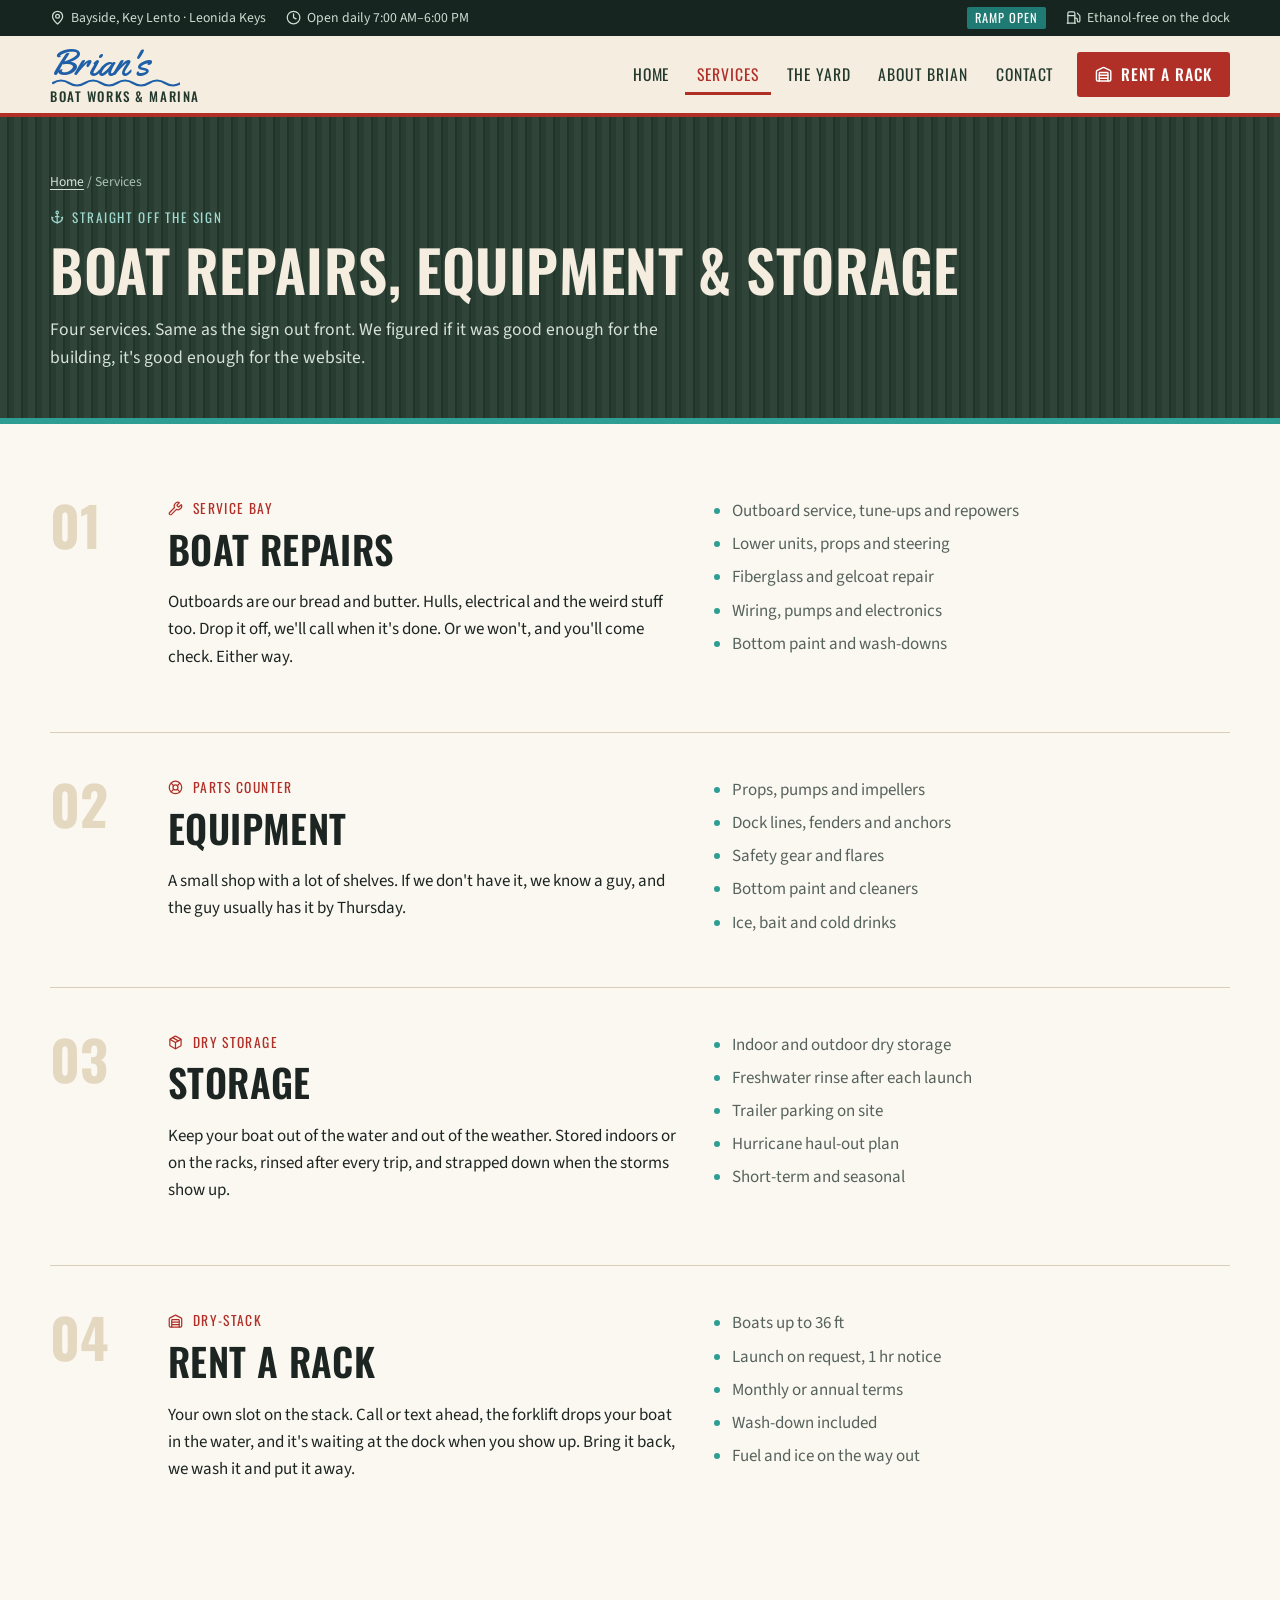
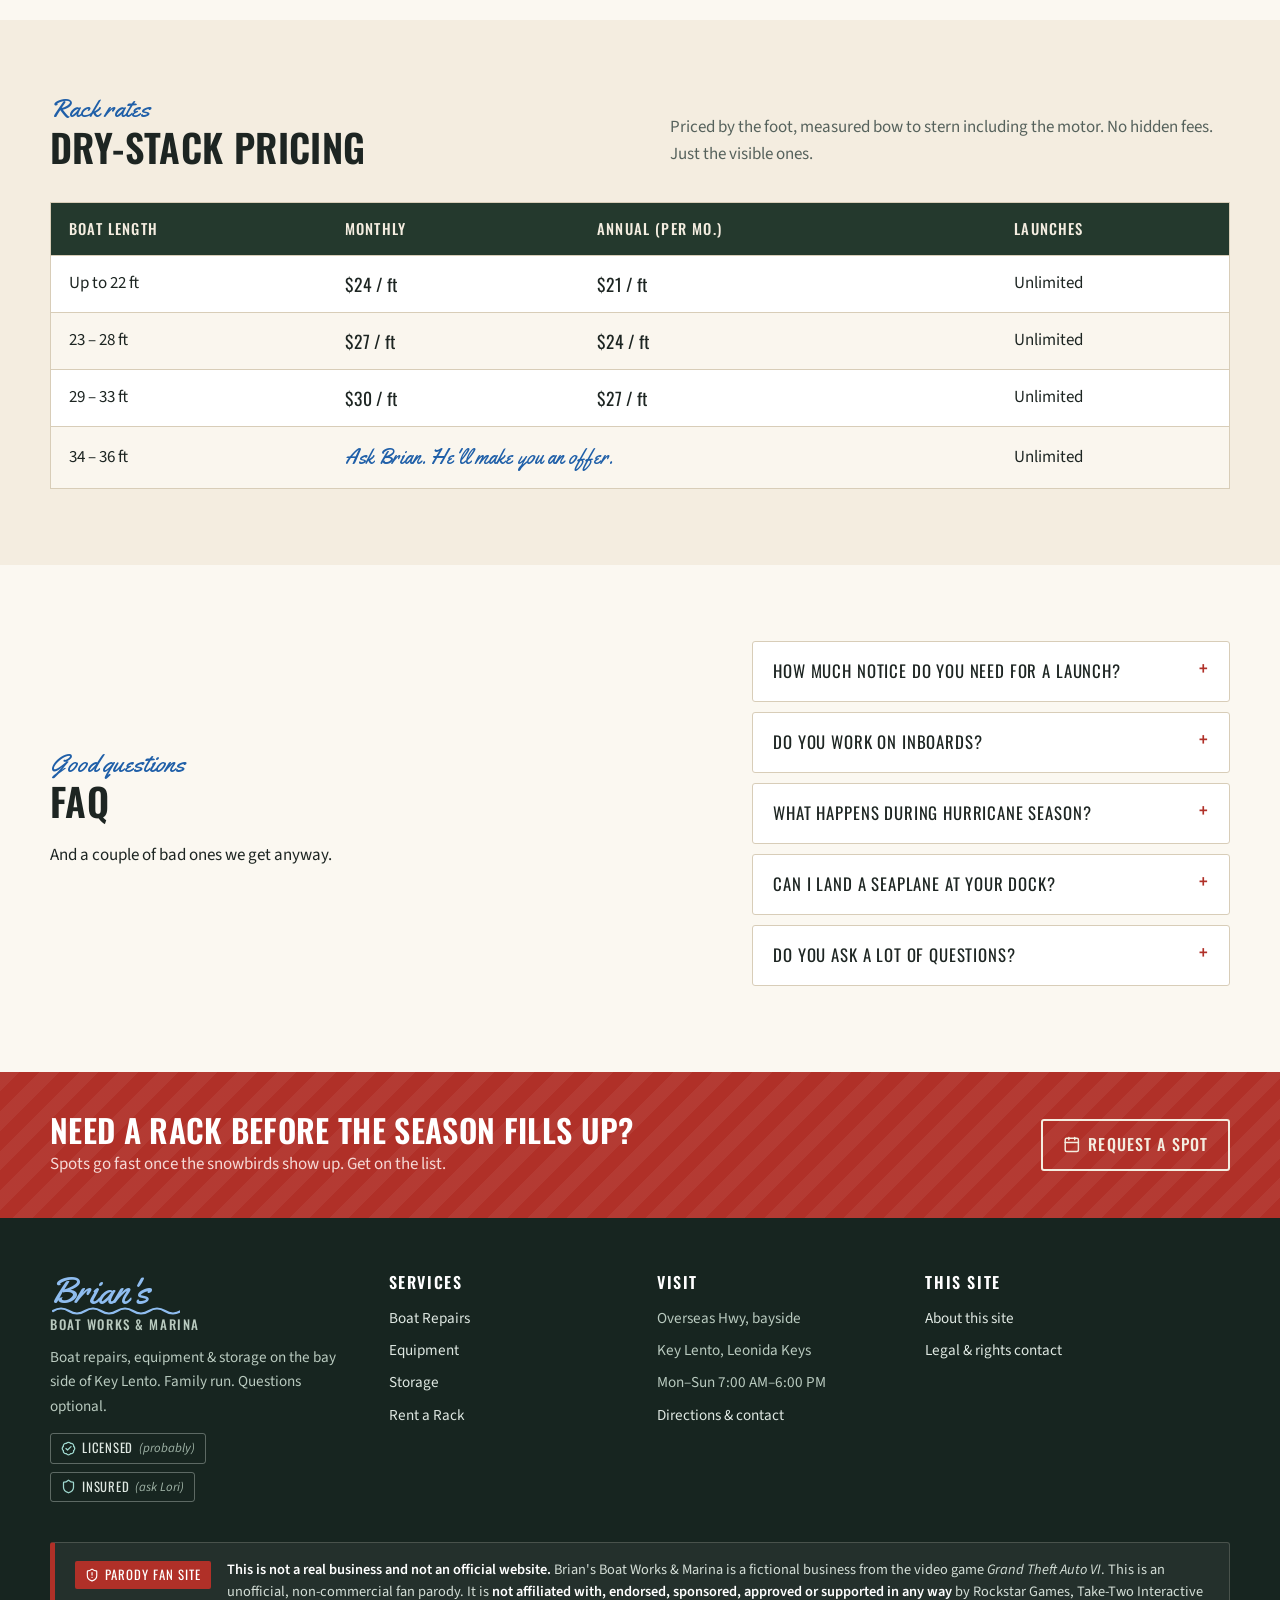
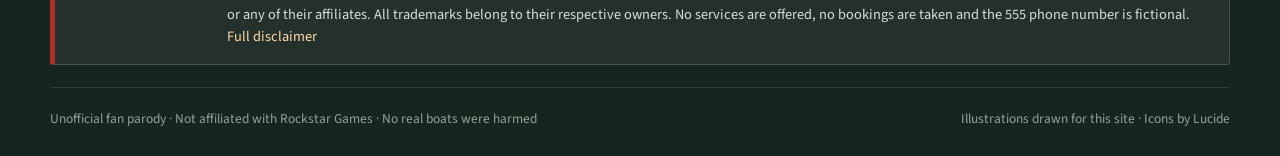
<file: services.html>
<!DOCTYPE html>
<html lang="en">
<head>
<meta charset="utf-8">
<meta name="viewport" content="width=device-width, initial-scale=1">
<title>Services · Brian's Boat Works & Marina</title>
<meta name="description" content="Boat repairs, equipment, storage and dry-stack rack rentals in Key Lento. Fan-made parody site.">
<meta name="theme-color" content="#3A5F4A">
<meta property="og:title" content="Services · Brian's Boat Works & Marina">
<meta property="og:description" content="Boat repairs, equipment, storage and dry-stack rack rentals in Key Lento. Fan-made parody site.">
<link rel="icon" href="assets/img/favicon.svg" type="image/svg+xml">
<link rel="preload" href="assets/fonts/oswald-latin-500-normal.woff2" as="font" type="font/woff2" crossorigin>
<link rel="preload" href="assets/fonts/yellowtail-latin-400-normal.woff2" as="font" type="font/woff2" crossorigin>
<link rel="stylesheet" href="assets/css/style.css">
</head>
<body>
<a class="skip" href="#main">Skip to content</a>
<div class="topbar">
  <div class="container">
    <ul>
      <li><svg aria-hidden="true" focusable="false" class="lucide lucide-map-pin" xmlns="http://www.w3.org/2000/svg" viewBox="0 0 24 24" fill="none" stroke="currentColor" stroke-width="2" stroke-linecap="round" stroke-linejoin="round" ><path d="M20 10c0 4.993-5.539 10.193-7.399 11.799a1 1 0 0 1-1.202 0C9.539 20.193 4 14.993 4 10a8 8 0 0 1 16 0" /><circle cx="12" cy="10" r="3" /></svg> Bayside, Key Lento · Leonida Keys</li>
      <li class="hide-sm"><svg aria-hidden="true" focusable="false" class="lucide lucide-clock" xmlns="http://www.w3.org/2000/svg" viewBox="0 0 24 24" fill="none" stroke="currentColor" stroke-width="2" stroke-linecap="round" stroke-linejoin="round" ><circle cx="12" cy="12" r="10" /><path d="M12 6v6l4 2" /></svg> Open daily 7:00&nbsp;AM–6:00&nbsp;PM</li>
    </ul>
    <ul>
      <li><span class="flag" id="ramp-flag">Ramp open</span></li>
      <li class="hide-sm"><svg aria-hidden="true" focusable="false" class="lucide lucide-fuel" xmlns="http://www.w3.org/2000/svg" viewBox="0 0 24 24" fill="none" stroke="currentColor" stroke-width="2" stroke-linecap="round" stroke-linejoin="round" ><path d="M14 13h2a2 2 0 0 1 2 2v2a2 2 0 0 0 4 0v-6.998a2 2 0 0 0-.59-1.42L18 5" /><path d="M14 21V5a2 2 0 0 0-2-2H5a2 2 0 0 0-2 2v16" /><path d="M2 21h13" /><path d="M3 9h11" /></svg> Ethanol-free on the dock</li>
    </ul>
  </div>
</div>
<header class="site-header">
  <div class="container">
    <a class="brand" href="index.html" aria-label="Brian's Boat Works &amp; Marina, home"><span class="brand__script">Brian's</span><svg class="brand__wave" viewBox="0 0 128 10" aria-hidden="true"><path d="M1 5 q8 -5 16 0 t16 0 t16 0 t16 0 t16 0 t16 0 t16 0 t16 0" fill="none" stroke="currentColor" stroke-width="2.2" stroke-linecap="round"/></svg><span class="brand__name">Boat Works &amp; Marina</span></a>
    <button class="nav-toggle" aria-expanded="false" aria-controls="site-nav"><svg aria-hidden="true" focusable="false" class="lucide lucide-menu" xmlns="http://www.w3.org/2000/svg" viewBox="0 0 24 24" fill="none" stroke="currentColor" stroke-width="2" stroke-linecap="round" stroke-linejoin="round" ><path d="M4 5h16" /><path d="M4 12h16" /><path d="M4 19h16" /></svg> Menu</button>
    <nav class="nav" id="site-nav" aria-label="Main">
      <a href="index.html">Home</a>
      <a href="services.html" aria-current="page">Services</a>
      <a href="yard.html">The Yard</a>
      <a href="about.html">About Brian</a>
      <a href="contact.html">Contact</a>
      <a class="btn btn--red" href="services.html#rack"><svg aria-hidden="true" focusable="false" class="lucide lucide-warehouse" xmlns="http://www.w3.org/2000/svg" viewBox="0 0 24 24" fill="none" stroke="currentColor" stroke-width="2" stroke-linecap="round" stroke-linejoin="round" ><path d="M18 21V10a1 1 0 0 0-1-1H7a1 1 0 0 0-1 1v11" /><path d="M22 19a2 2 0 0 1-2 2H4a2 2 0 0 1-2-2V8a2 2 0 0 1 1.132-1.803l7.95-3.974a2 2 0 0 1 1.837 0l7.948 3.974A2 2 0 0 1 22 8z" /><path d="M6 13h12" /><path d="M6 17h12" /></svg> Rent a Rack</a>
    </nav>
  </div>
</header>
<main id="main">
<section class="page-hero">
  <div class="container">
    <div class="crumbs"><a href="index.html">Home</a> / Services</div>
    <span class="eyebrow"><svg aria-hidden="true" focusable="false" class="lucide lucide-anchor" xmlns="http://www.w3.org/2000/svg" viewBox="0 0 24 24" fill="none" stroke="currentColor" stroke-width="2" stroke-linecap="round" stroke-linejoin="round" ><path d="M12 6v16" /><path d="m19 13 2-1a9 9 0 0 1-18 0l2 1" /><path d="M9 11h6" /><circle cx="12" cy="4" r="2" /></svg> Straight off the sign</span>
    <h1>Boat repairs, equipment &amp; storage</h1>
    <p>Four services. Same as the sign out front. We figured if it was good enough for the building, it's good enough for the website.</p>
  </div>
</section>
<section class="section" style="padding-top:30px">
  <div class="container">
    <article class="svc" id="repairs">
      <div class="svc__num">01</div>
      <div><span class="svc__icon"><svg aria-hidden="true" focusable="false" class="lucide lucide-wrench" xmlns="http://www.w3.org/2000/svg" viewBox="0 0 24 24" fill="none" stroke="currentColor" stroke-width="2" stroke-linecap="round" stroke-linejoin="round" ><path d="M14.7 6.3a1 1 0 0 0 0 1.4l1.6 1.6a1 1 0 0 0 1.4 0l3.106-3.105c.32-.322.863-.22.983.218a6 6 0 0 1-8.259 7.057l-7.91 7.91a1 1 0 0 1-2.999-3l7.91-7.91a6 6 0 0 1 7.057-8.259c.438.12.54.662.219.984z" /></svg> Service bay</span><h2>Boat Repairs</h2><p>Outboards are our bread and butter. Hulls, electrical and the weird stuff too. Drop it off, we'll call when it's done. Or we won't, and you'll come check. Either way.</p></div>
      <ul><li>Outboard service, tune-ups and repowers</li><li>Lower units, props and steering</li><li>Fiberglass and gelcoat repair</li><li>Wiring, pumps and electronics</li><li>Bottom paint and wash-downs</li></ul>
    </article>
    <article class="svc" id="equipment">
      <div class="svc__num">02</div>
      <div><span class="svc__icon"><svg aria-hidden="true" focusable="false" class="lucide lucide-life-buoy" xmlns="http://www.w3.org/2000/svg" viewBox="0 0 24 24" fill="none" stroke="currentColor" stroke-width="2" stroke-linecap="round" stroke-linejoin="round" ><circle cx="12" cy="12" r="10" /><path d="m4.93 4.93 4.24 4.24" /><path d="m14.83 9.17 4.24-4.24" /><path d="m14.83 14.83 4.24 4.24" /><path d="m9.17 14.83-4.24 4.24" /><circle cx="12" cy="12" r="4" /></svg> Parts counter</span><h2>Equipment</h2><p>A small shop with a lot of shelves. If we don't have it, we know a guy, and the guy usually has it by Thursday.</p></div>
      <ul><li>Props, pumps and impellers</li><li>Dock lines, fenders and anchors</li><li>Safety gear and flares</li><li>Bottom paint and cleaners</li><li>Ice, bait and cold drinks</li></ul>
    </article>
    <article class="svc" id="storage">
      <div class="svc__num">03</div>
      <div><span class="svc__icon"><svg aria-hidden="true" focusable="false" class="lucide lucide-package" xmlns="http://www.w3.org/2000/svg" viewBox="0 0 24 24" fill="none" stroke="currentColor" stroke-width="2" stroke-linecap="round" stroke-linejoin="round" ><path d="M11 21.73a2 2 0 0 0 2 0l7-4A2 2 0 0 0 21 16V8a2 2 0 0 0-1-1.73l-7-4a2 2 0 0 0-2 0l-7 4A2 2 0 0 0 3 8v8a2 2 0 0 0 1 1.73z" /><path d="M12 22V12" /><polyline points="3.29 7 12 12 20.71 7" /><path d="m7.5 4.27 9 5.15" /></svg> Dry storage</span><h2>Storage</h2><p>Keep your boat out of the water and out of the weather. Stored indoors or on the racks, rinsed after every trip, and strapped down when the storms show up.</p></div>
      <ul><li>Indoor and outdoor dry storage</li><li>Freshwater rinse after each launch</li><li>Trailer parking on site</li><li>Hurricane haul-out plan</li><li>Short-term and seasonal</li></ul>
    </article>
    <article class="svc" id="rack">
      <div class="svc__num">04</div>
      <div><span class="svc__icon"><svg aria-hidden="true" focusable="false" class="lucide lucide-warehouse" xmlns="http://www.w3.org/2000/svg" viewBox="0 0 24 24" fill="none" stroke="currentColor" stroke-width="2" stroke-linecap="round" stroke-linejoin="round" ><path d="M18 21V10a1 1 0 0 0-1-1H7a1 1 0 0 0-1 1v11" /><path d="M22 19a2 2 0 0 1-2 2H4a2 2 0 0 1-2-2V8a2 2 0 0 1 1.132-1.803l7.95-3.974a2 2 0 0 1 1.837 0l7.948 3.974A2 2 0 0 1 22 8z" /><path d="M6 13h12" /><path d="M6 17h12" /></svg> Dry-stack</span><h2>Rent a Rack</h2><p>Your own slot on the stack. Call or text ahead, the forklift drops your boat in the water, and it's waiting at the dock when you show up. Bring it back, we wash it and put it away.</p></div>
      <ul><li>Boats up to 36 ft</li><li>Launch on request, 1 hr notice</li><li>Monthly or annual terms</li><li>Wash-down included</li><li>Fuel and ice on the way out</li></ul>
    </article>
  </div>
</section>

<section class="section section--cream">
  <div class="container">
    <div class="section-head"><div><span class="kicker">Rack rates</span><h2>Dry-stack pricing</h2></div>
      <p>Priced by the foot, measured bow to stern including the motor. No hidden fees. Just the visible ones.</p></div>
    <table class="rates">
      <thead><tr><th>Boat length</th><th>Monthly</th><th>Annual (per mo.)</th><th>Launches</th></tr></thead>
      <tbody>
        <tr><td>Up to 22 ft</td><td class="num">$24 / ft</td><td class="num">$21 / ft</td><td>Unlimited</td></tr>
        <tr><td>23 – 28 ft</td><td class="num">$27 / ft</td><td class="num">$24 / ft</td><td>Unlimited</td></tr>
        <tr><td>29 – 33 ft</td><td class="num">$30 / ft</td><td class="num">$27 / ft</td><td>Unlimited</td></tr>
        <tr><td>34 – 36 ft</td><td class="ask" colspan="2">Ask Brian. He'll make you an offer.</td><td>Unlimited</td></tr>
      </tbody>
    </table>
  </div>
</section>

<section class="section">
  <div class="container split">
    <div>
      <span class="kicker">Good questions</span>
      <h2>FAQ</h2>
      <p>And a couple of bad ones we get anyway.</p>
    </div>
    <div class="faq">
      <details><summary>How much notice do you need for a launch?</summary><p>About an hour. Earlier on weekends. If you call at 4:45 you're going fishing tomorrow.</p></details>
      <details><summary>Do you work on inboards?</summary><p>Some. Outboards are what we do best. Bring it by and we'll tell you honestly.</p></details>
      <details><summary>What happens during hurricane season?</summary><p>Rack boats get strapped, outdoor boats get moved, and everybody gets a phone call. Then we all hope.</p></details>
      <details><summary>Can I land a seaplane at your dock?</summary><p>Only if you're Brian.</p></details>
      <details><summary>Do you ask a lot of questions?</summary><p>No.</p></details>
    </div>
  </div>
</section>
</main>
<section class="cta">
  <div class="container">
    <div>
      <h2>Need a rack before the season fills up?</h2>
      <p>Spots go fast once the snowbirds show up. Get on the list.</p>
    </div>
    <a class="btn btn--light" href="contact.html"><svg aria-hidden="true" focusable="false" class="lucide lucide-calendar" xmlns="http://www.w3.org/2000/svg" viewBox="0 0 24 24" fill="none" stroke="currentColor" stroke-width="2" stroke-linecap="round" stroke-linejoin="round" ><path d="M8 2v3" /><path d="M16 2v3" /><rect x="3" y="3" width="18" height="18" rx="2" /><path d="M3 9h18" /></svg> Request a spot</a>
  </div>
</section>
<footer class="site-footer">
  <div class="container">
    <div class="footer-grid">
      <div>
        <a class="brand" href="index.html" aria-label="Brian's Boat Works &amp; Marina, home"><span class="brand__script">Brian's</span><svg class="brand__wave" viewBox="0 0 128 10" aria-hidden="true"><path d="M1 5 q8 -5 16 0 t16 0 t16 0 t16 0 t16 0 t16 0 t16 0 t16 0" fill="none" stroke="currentColor" stroke-width="2.2" stroke-linecap="round"/></svg><span class="brand__name">Boat Works &amp; Marina</span></a>
        <p style="margin-top:14px">Boat repairs, equipment &amp; storage on the bay side of Key Lento. Family run. Questions optional.</p>
        <div class="certs"><span class="cert"><svg aria-hidden="true" focusable="false" class="lucide lucide-badge-check" xmlns="http://www.w3.org/2000/svg" viewBox="0 0 24 24" fill="none" stroke="currentColor" stroke-width="2" stroke-linecap="round" stroke-linejoin="round" ><path d="M3.85 8.62a4 4 0 0 1 4.78-4.77 4 4 0 0 1 6.74 0 4 4 0 0 1 4.78 4.78 4 4 0 0 1 0 6.74 4 4 0 0 1-4.77 4.78 4 4 0 0 1-6.75 0 4 4 0 0 1-4.78-4.77 4 4 0 0 1 0-6.76Z" /><path d="m16 9-5.5 5.5L8 12" /></svg> Licensed <em>(probably)</em></span><span class="cert"><svg aria-hidden="true" focusable="false" class="lucide lucide-shield" xmlns="http://www.w3.org/2000/svg" viewBox="0 0 24 24" fill="none" stroke="currentColor" stroke-width="2" stroke-linecap="round" stroke-linejoin="round" ><path d="M20 13c0 5-3.5 7.5-7.66 8.95a1 1 0 0 1-.67-.01C7.5 20.5 4 18 4 13V6a1 1 0 0 1 1-1c2 0 4.5-1.2 6.24-2.72a1.17 1.17 0 0 1 1.52 0C14.51 3.81 17 5 19 5a1 1 0 0 1 1 1z" /></svg> Insured <em>(ask Lori)</em></span></div>
      </div>
      <div>
        <h4>Services</h4>
        <ul>
          <li><a href="services.html#repairs">Boat Repairs</a></li>
          <li><a href="services.html#equipment">Equipment</a></li>
          <li><a href="services.html#storage">Storage</a></li>
          <li><a href="services.html#rack">Rent a Rack</a></li>
        </ul>
      </div>
      <div>
        <h4>Visit</h4>
        <ul>
          <li>Overseas Hwy, bayside</li>
          <li>Key Lento, Leonida Keys</li>
          <li>Mon–Sun 7:00&nbsp;AM–6:00&nbsp;PM</li>
          <li><a href="contact.html">Directions &amp; contact</a></li>
        </ul>
      </div>
      <div>
        <h4>This site</h4>
        <ul>
          <li><a href="disclaimer.html">About this site</a></li>
          <li><a href="disclaimer.html#contact">Legal &amp; rights contact</a></li>
        </ul>
      </div>
    </div>
    <div class="legal-strip" role="note" aria-label="Disclaimer">
      <span class="legal-strip__badge"><svg aria-hidden="true" focusable="false" class="lucide lucide-shield-alert" xmlns="http://www.w3.org/2000/svg" viewBox="0 0 24 24" fill="none" stroke="currentColor" stroke-width="2" stroke-linecap="round" stroke-linejoin="round" ><path d="M20 13c0 5-3.5 7.5-7.66 8.95a1 1 0 0 1-.67-.01C7.5 20.5 4 18 4 13V6a1 1 0 0 1 1-1c2 0 4.5-1.2 6.24-2.72a1.17 1.17 0 0 1 1.52 0C14.51 3.81 17 5 19 5a1 1 0 0 1 1 1z" /><path d="M12 8v4" /><path d="M12 16h.01" /></svg> Parody fan site</span>
      <p><strong>This is not a real business and not an official website.</strong> Brian's Boat Works &amp; Marina is a fictional business from the video game <em>Grand Theft Auto VI</em>. This is an unofficial, non-commercial fan parody. It is <strong>not affiliated with, endorsed, sponsored, approved or supported in any way</strong> by Rockstar Games, Take-Two Interactive or any of their affiliates. All trademarks belong to their respective owners. No services are offered, no bookings are taken and the 555 phone number is fictional. <a href="disclaimer.html">Full disclaimer</a></p>
    </div>
    <div class="footer-bottom">
      <span>Unofficial fan parody · Not affiliated with Rockstar Games · No real boats were harmed</span>
      <span>Illustrations drawn for this site · Icons by Lucide</span>
    </div>
  </div>
</footer>
<script src="assets/js/main.js"></script>
</body>
</html>
</file>
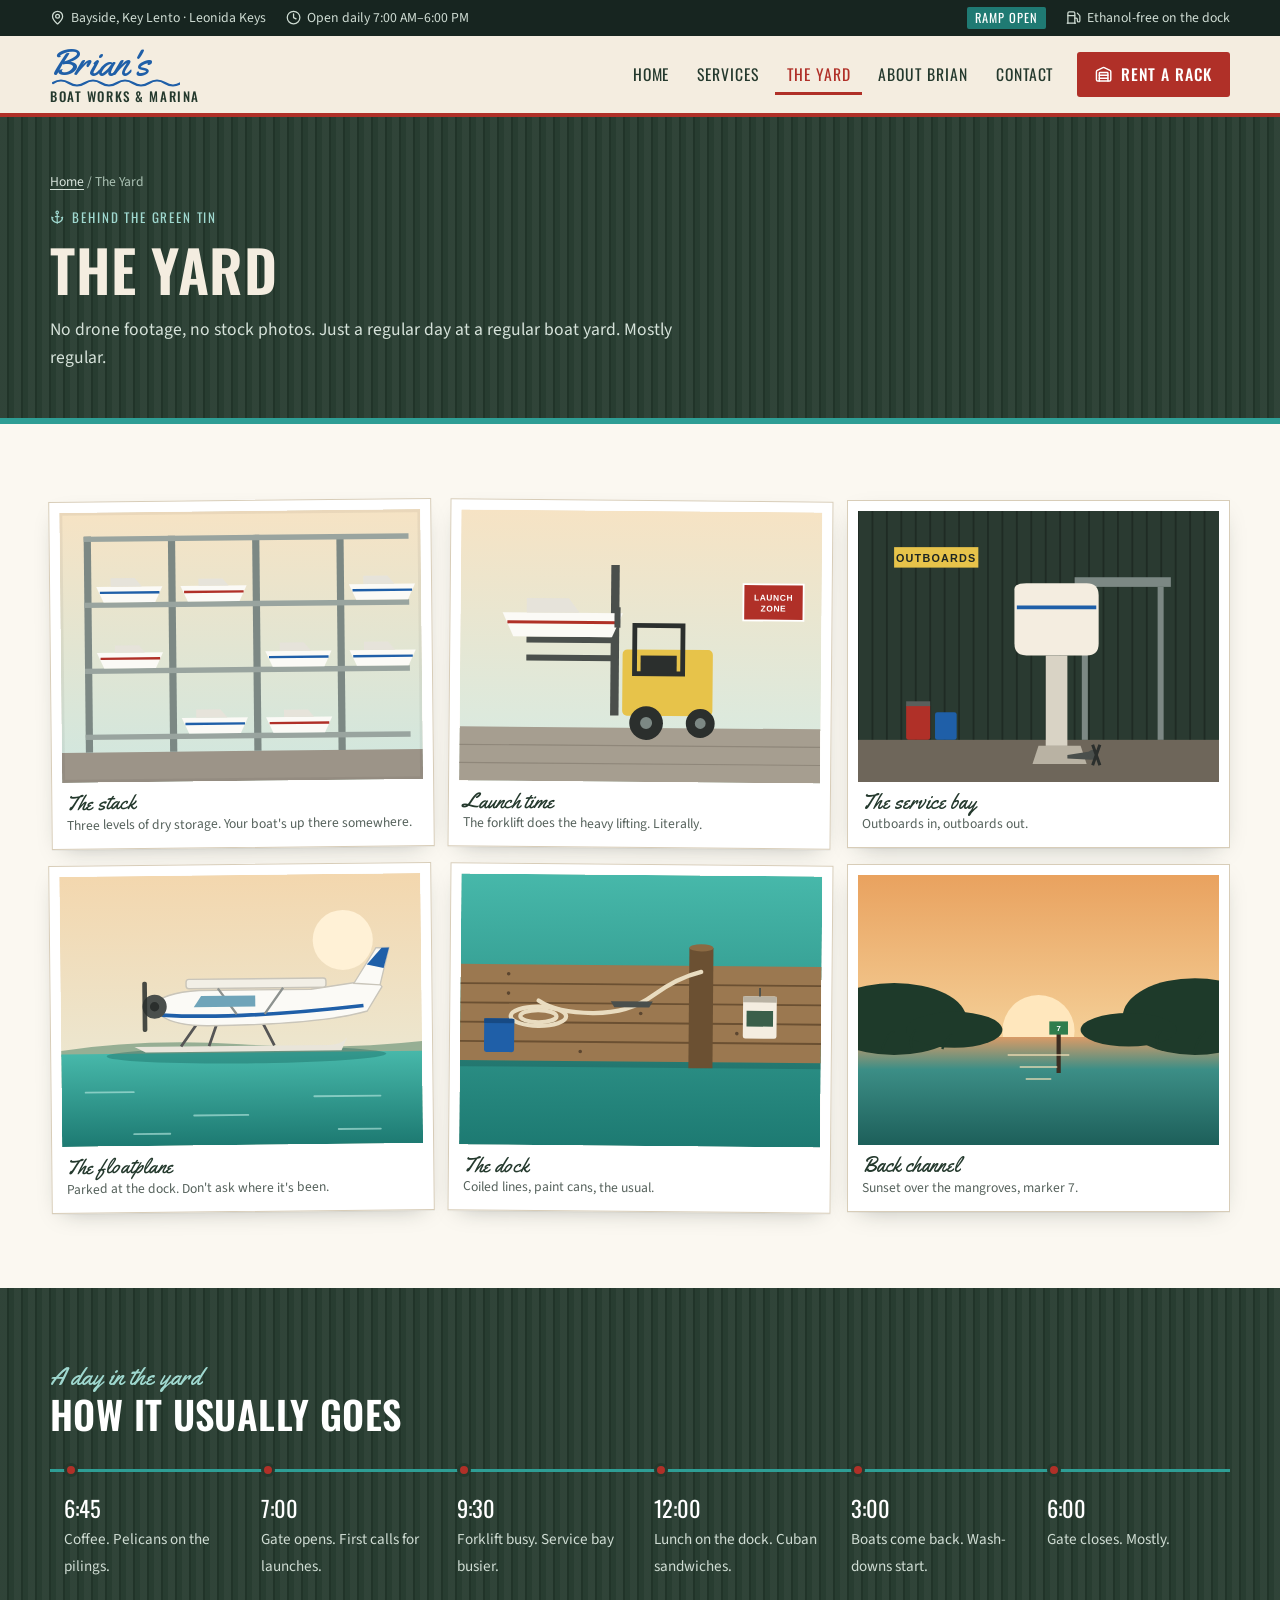
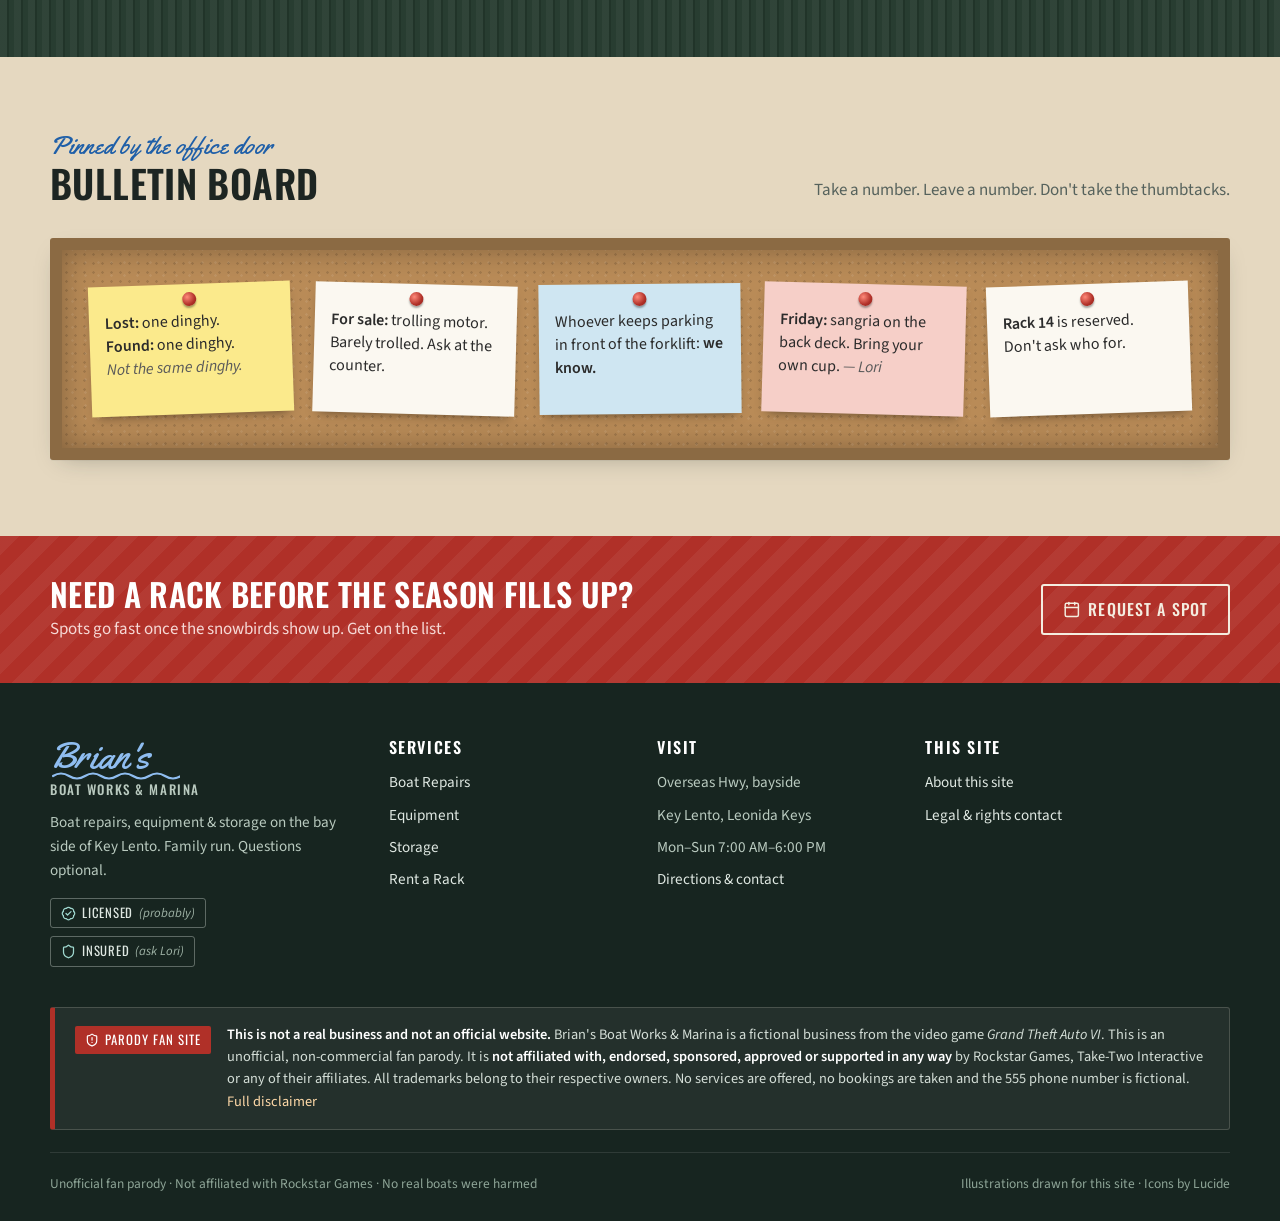
<file: yard.html>
<!DOCTYPE html>
<html lang="en">
<head>
<meta charset="utf-8">
<meta name="viewport" content="width=device-width, initial-scale=1">
<title>The Yard · Brian's Boat Works & Marina</title>
<meta name="description" content="A look around the yard at Brian's Boat Works & Marina: the racks, the service bay, the dock and the floatplane.">
<meta name="theme-color" content="#3A5F4A">
<meta property="og:title" content="The Yard · Brian's Boat Works & Marina">
<meta property="og:description" content="A look around the yard at Brian's Boat Works & Marina: the racks, the service bay, the dock and the floatplane.">
<link rel="icon" href="assets/img/favicon.svg" type="image/svg+xml">
<link rel="preload" href="assets/fonts/oswald-latin-500-normal.woff2" as="font" type="font/woff2" crossorigin>
<link rel="preload" href="assets/fonts/yellowtail-latin-400-normal.woff2" as="font" type="font/woff2" crossorigin>
<link rel="stylesheet" href="assets/css/style.css">
</head>
<body>
<a class="skip" href="#main">Skip to content</a>
<div class="topbar">
  <div class="container">
    <ul>
      <li><svg aria-hidden="true" focusable="false" class="lucide lucide-map-pin" xmlns="http://www.w3.org/2000/svg" viewBox="0 0 24 24" fill="none" stroke="currentColor" stroke-width="2" stroke-linecap="round" stroke-linejoin="round" ><path d="M20 10c0 4.993-5.539 10.193-7.399 11.799a1 1 0 0 1-1.202 0C9.539 20.193 4 14.993 4 10a8 8 0 0 1 16 0" /><circle cx="12" cy="10" r="3" /></svg> Bayside, Key Lento · Leonida Keys</li>
      <li class="hide-sm"><svg aria-hidden="true" focusable="false" class="lucide lucide-clock" xmlns="http://www.w3.org/2000/svg" viewBox="0 0 24 24" fill="none" stroke="currentColor" stroke-width="2" stroke-linecap="round" stroke-linejoin="round" ><circle cx="12" cy="12" r="10" /><path d="M12 6v6l4 2" /></svg> Open daily 7:00&nbsp;AM–6:00&nbsp;PM</li>
    </ul>
    <ul>
      <li><span class="flag" id="ramp-flag">Ramp open</span></li>
      <li class="hide-sm"><svg aria-hidden="true" focusable="false" class="lucide lucide-fuel" xmlns="http://www.w3.org/2000/svg" viewBox="0 0 24 24" fill="none" stroke="currentColor" stroke-width="2" stroke-linecap="round" stroke-linejoin="round" ><path d="M14 13h2a2 2 0 0 1 2 2v2a2 2 0 0 0 4 0v-6.998a2 2 0 0 0-.59-1.42L18 5" /><path d="M14 21V5a2 2 0 0 0-2-2H5a2 2 0 0 0-2 2v16" /><path d="M2 21h13" /><path d="M3 9h11" /></svg> Ethanol-free on the dock</li>
    </ul>
  </div>
</div>
<header class="site-header">
  <div class="container">
    <a class="brand" href="index.html" aria-label="Brian's Boat Works &amp; Marina, home"><span class="brand__script">Brian's</span><svg class="brand__wave" viewBox="0 0 128 10" aria-hidden="true"><path d="M1 5 q8 -5 16 0 t16 0 t16 0 t16 0 t16 0 t16 0 t16 0 t16 0" fill="none" stroke="currentColor" stroke-width="2.2" stroke-linecap="round"/></svg><span class="brand__name">Boat Works &amp; Marina</span></a>
    <button class="nav-toggle" aria-expanded="false" aria-controls="site-nav"><svg aria-hidden="true" focusable="false" class="lucide lucide-menu" xmlns="http://www.w3.org/2000/svg" viewBox="0 0 24 24" fill="none" stroke="currentColor" stroke-width="2" stroke-linecap="round" stroke-linejoin="round" ><path d="M4 5h16" /><path d="M4 12h16" /><path d="M4 19h16" /></svg> Menu</button>
    <nav class="nav" id="site-nav" aria-label="Main">
      <a href="index.html">Home</a>
      <a href="services.html">Services</a>
      <a href="yard.html" aria-current="page">The Yard</a>
      <a href="about.html">About Brian</a>
      <a href="contact.html">Contact</a>
      <a class="btn btn--red" href="services.html#rack"><svg aria-hidden="true" focusable="false" class="lucide lucide-warehouse" xmlns="http://www.w3.org/2000/svg" viewBox="0 0 24 24" fill="none" stroke="currentColor" stroke-width="2" stroke-linecap="round" stroke-linejoin="round" ><path d="M18 21V10a1 1 0 0 0-1-1H7a1 1 0 0 0-1 1v11" /><path d="M22 19a2 2 0 0 1-2 2H4a2 2 0 0 1-2-2V8a2 2 0 0 1 1.132-1.803l7.95-3.974a2 2 0 0 1 1.837 0l7.948 3.974A2 2 0 0 1 22 8z" /><path d="M6 13h12" /><path d="M6 17h12" /></svg> Rent a Rack</a>
    </nav>
  </div>
</header>
<main id="main">
<section class="page-hero">
  <div class="container">
    <div class="crumbs"><a href="index.html">Home</a> / The Yard</div>
    <span class="eyebrow"><svg aria-hidden="true" focusable="false" class="lucide lucide-anchor" xmlns="http://www.w3.org/2000/svg" viewBox="0 0 24 24" fill="none" stroke="currentColor" stroke-width="2" stroke-linecap="round" stroke-linejoin="round" ><path d="M12 6v16" /><path d="m19 13 2-1a9 9 0 0 1-18 0l2 1" /><path d="M9 11h6" /><circle cx="12" cy="4" r="2" /></svg> Behind the green tin</span>
    <h1>The Yard</h1>
    <p>No drone footage, no stock photos. Just a regular day at a regular boat yard. Mostly regular.</p>
  </div>
</section>
<section class="section">
  <div class="container">
    <div class="gallery">
      <figure><img src="assets/img/rack.svg" alt="Illustration of a dry-stack boat rack with white boats on three levels" loading="lazy"><figcaption>The stack<small>Three levels of dry storage. Your boat's up there somewhere.</small></figcaption></figure>
      <figure><img src="assets/img/lift.svg" alt="Illustration of a yellow forklift lifting a boat in the launch zone" loading="lazy"><figcaption>Launch time<small>The forklift does the heavy lifting. Literally.</small></figcaption></figure>
      <figure><img src="assets/img/outboard.svg" alt="Illustration of an outboard motor on a stand inside the service bay" loading="lazy"><figcaption>The service bay<small>Outboards in, outboards out.</small></figcaption></figure>
      <figure><img src="assets/img/plane.svg" alt="Illustration of a white and blue floatplane on the water" loading="lazy"><figcaption>The floatplane<small>Parked at the dock. Don't ask where it's been.</small></figcaption></figure>
      <figure><img src="assets/img/dock.svg" alt="Illustration of a wooden dock with a coiled rope and paint cans" loading="lazy"><figcaption>The dock<small>Coiled lines, paint cans, the usual.</small></figcaption></figure>
      <figure><img src="assets/img/mangroves.svg" alt="Illustration of a sunset over mangroves with a green channel marker" loading="lazy"><figcaption>Back channel<small>Sunset over the mangroves, marker 7.</small></figcaption></figure>
    </div>
  </div>
</section>

<section class="section section--tin">
  <div class="container">
    <div class="section-head"><div><span class="kicker">A day in the yard</span><h2>How it usually goes</h2></div></div>
    <ol class="timeline">
      <li><time>6:45</time><span>Coffee. Pelicans on the pilings.</span></li>
      <li><time>7:00</time><span>Gate opens. First calls for launches.</span></li>
      <li><time>9:30</time><span>Forklift busy. Service bay busier.</span></li>
      <li><time>12:00</time><span>Lunch on the dock. Cuban sandwiches.</span></li>
      <li><time>3:00</time><span>Boats come back. Wash-downs start.</span></li>
      <li><time>6:00</time><span>Gate closes. Mostly.</span></li>
    </ol>
  </div>
</section>

<section class="section section--sand">
  <div class="container">
    <div class="section-head"><div><span class="kicker">Pinned by the office door</span><h2>Bulletin board</h2></div>
      <p>Take a number. Leave a number. Don't take the thumbtacks.</p></div>
    <div class="corkboard">
      <div class="note note--yellow"><span class="pin"></span><strong>Lost:</strong> one dinghy.<br><strong>Found:</strong> one dinghy.<br><em>Not the same dinghy.</em></div>
      <div class="note note--white"><span class="pin"></span><strong>For sale:</strong> trolling motor. Barely trolled. Ask at the counter.</div>
      <div class="note note--blue"><span class="pin"></span>Whoever keeps parking in front of the forklift: <strong>we know.</strong></div>
      <div class="note note--pink"><span class="pin"></span><strong>Friday:</strong> sangria on the back deck. Bring your own cup. <em>— Lori</em></div>
      <div class="note note--white"><span class="pin"></span><strong>Rack 14</strong> is reserved.<br>Don't ask who for.</div>
    </div>
  </div>
</section>
</main>
<section class="cta">
  <div class="container">
    <div>
      <h2>Need a rack before the season fills up?</h2>
      <p>Spots go fast once the snowbirds show up. Get on the list.</p>
    </div>
    <a class="btn btn--light" href="contact.html"><svg aria-hidden="true" focusable="false" class="lucide lucide-calendar" xmlns="http://www.w3.org/2000/svg" viewBox="0 0 24 24" fill="none" stroke="currentColor" stroke-width="2" stroke-linecap="round" stroke-linejoin="round" ><path d="M8 2v3" /><path d="M16 2v3" /><rect x="3" y="3" width="18" height="18" rx="2" /><path d="M3 9h18" /></svg> Request a spot</a>
  </div>
</section>
<footer class="site-footer">
  <div class="container">
    <div class="footer-grid">
      <div>
        <a class="brand" href="index.html" aria-label="Brian's Boat Works &amp; Marina, home"><span class="brand__script">Brian's</span><svg class="brand__wave" viewBox="0 0 128 10" aria-hidden="true"><path d="M1 5 q8 -5 16 0 t16 0 t16 0 t16 0 t16 0 t16 0 t16 0 t16 0" fill="none" stroke="currentColor" stroke-width="2.2" stroke-linecap="round"/></svg><span class="brand__name">Boat Works &amp; Marina</span></a>
        <p style="margin-top:14px">Boat repairs, equipment &amp; storage on the bay side of Key Lento. Family run. Questions optional.</p>
        <div class="certs"><span class="cert"><svg aria-hidden="true" focusable="false" class="lucide lucide-badge-check" xmlns="http://www.w3.org/2000/svg" viewBox="0 0 24 24" fill="none" stroke="currentColor" stroke-width="2" stroke-linecap="round" stroke-linejoin="round" ><path d="M3.85 8.62a4 4 0 0 1 4.78-4.77 4 4 0 0 1 6.74 0 4 4 0 0 1 4.78 4.78 4 4 0 0 1 0 6.74 4 4 0 0 1-4.77 4.78 4 4 0 0 1-6.75 0 4 4 0 0 1-4.78-4.77 4 4 0 0 1 0-6.76Z" /><path d="m16 9-5.5 5.5L8 12" /></svg> Licensed <em>(probably)</em></span><span class="cert"><svg aria-hidden="true" focusable="false" class="lucide lucide-shield" xmlns="http://www.w3.org/2000/svg" viewBox="0 0 24 24" fill="none" stroke="currentColor" stroke-width="2" stroke-linecap="round" stroke-linejoin="round" ><path d="M20 13c0 5-3.5 7.5-7.66 8.95a1 1 0 0 1-.67-.01C7.5 20.5 4 18 4 13V6a1 1 0 0 1 1-1c2 0 4.5-1.2 6.24-2.72a1.17 1.17 0 0 1 1.52 0C14.51 3.81 17 5 19 5a1 1 0 0 1 1 1z" /></svg> Insured <em>(ask Lori)</em></span></div>
      </div>
      <div>
        <h4>Services</h4>
        <ul>
          <li><a href="services.html#repairs">Boat Repairs</a></li>
          <li><a href="services.html#equipment">Equipment</a></li>
          <li><a href="services.html#storage">Storage</a></li>
          <li><a href="services.html#rack">Rent a Rack</a></li>
        </ul>
      </div>
      <div>
        <h4>Visit</h4>
        <ul>
          <li>Overseas Hwy, bayside</li>
          <li>Key Lento, Leonida Keys</li>
          <li>Mon–Sun 7:00&nbsp;AM–6:00&nbsp;PM</li>
          <li><a href="contact.html">Directions &amp; contact</a></li>
        </ul>
      </div>
      <div>
        <h4>This site</h4>
        <ul>
          <li><a href="disclaimer.html">About this site</a></li>
          <li><a href="disclaimer.html#contact">Legal &amp; rights contact</a></li>
        </ul>
      </div>
    </div>
    <div class="legal-strip" role="note" aria-label="Disclaimer">
      <span class="legal-strip__badge"><svg aria-hidden="true" focusable="false" class="lucide lucide-shield-alert" xmlns="http://www.w3.org/2000/svg" viewBox="0 0 24 24" fill="none" stroke="currentColor" stroke-width="2" stroke-linecap="round" stroke-linejoin="round" ><path d="M20 13c0 5-3.5 7.5-7.66 8.95a1 1 0 0 1-.67-.01C7.5 20.5 4 18 4 13V6a1 1 0 0 1 1-1c2 0 4.5-1.2 6.24-2.72a1.17 1.17 0 0 1 1.52 0C14.51 3.81 17 5 19 5a1 1 0 0 1 1 1z" /><path d="M12 8v4" /><path d="M12 16h.01" /></svg> Parody fan site</span>
      <p><strong>This is not a real business and not an official website.</strong> Brian's Boat Works &amp; Marina is a fictional business from the video game <em>Grand Theft Auto VI</em>. This is an unofficial, non-commercial fan parody. It is <strong>not affiliated with, endorsed, sponsored, approved or supported in any way</strong> by Rockstar Games, Take-Two Interactive or any of their affiliates. All trademarks belong to their respective owners. No services are offered, no bookings are taken and the 555 phone number is fictional. <a href="disclaimer.html">Full disclaimer</a></p>
    </div>
    <div class="footer-bottom">
      <span>Unofficial fan parody · Not affiliated with Rockstar Games · No real boats were harmed</span>
      <span>Illustrations drawn for this site · Icons by Lucide</span>
    </div>
  </div>
</footer>
<script src="assets/js/main.js"></script>
</body>
</html>
</file>
<file: assets/css/style.css>
/* ==========================================================
   Brian's Boat Works & Marina — fan-made static site
   Palette pulled from the boathouse: tin green, sign red,
   script blue, cream, Keys water.
   ========================================================== */

/* Self-hosted fonts (SIL Open Font License, via Fontsource) */
@font-face { font-family: "Oswald"; font-weight: 400; font-display: swap; src: url("../fonts/oswald-latin-400-normal.woff2") format("woff2"); }
@font-face { font-family: "Oswald"; font-weight: 500; font-display: swap; src: url("../fonts/oswald-latin-500-normal.woff2") format("woff2"); }
@font-face { font-family: "Oswald"; font-weight: 600; font-display: swap; src: url("../fonts/oswald-latin-600-normal.woff2") format("woff2"); }
@font-face { font-family: "Oswald"; font-weight: 700; font-display: swap; src: url("../fonts/oswald-latin-700-normal.woff2") format("woff2"); }
@font-face { font-family: "Source Sans 3"; font-weight: 400; font-display: swap; src: url("../fonts/source-sans-3-latin-400-normal.woff2") format("woff2"); }
@font-face { font-family: "Source Sans 3"; font-weight: 400; font-style: italic; font-display: swap; src: url("../fonts/source-sans-3-latin-400-italic.woff2") format("woff2"); }
@font-face { font-family: "Source Sans 3"; font-weight: 600; font-display: swap; src: url("../fonts/source-sans-3-latin-600-normal.woff2") format("woff2"); }
@font-face { font-family: "Yellowtail"; font-weight: 400; font-display: swap; src: url("../fonts/yellowtail-latin-400-normal.woff2") format("woff2"); }

:root {
  --tin: #3A5F4A;
  --tin-dk: #24392D;
  --tin-xdk: #172520;
  --tin-lt: #5E8A6E;
  --red: #B03028;
  --red-dk: #8A241E;
  --blue: #1F5FA8;
  --blue-dk: #174A84;
  --cream: #F4EDE0;
  --paper: #FBF8F1;
  --sand: #E5D8C0;
  --water: #2E9E95;
  --water-dk: #1F7A73;
  --wood: #8B6A43;
  --ink: #1D2522;
  --muted: #56625C;
  --line: #D8CDB8;

  --f-head: "Oswald", "Arial Narrow", Impact, sans-serif;
  --f-body: "Source Sans 3", "Segoe UI", Arial, sans-serif;
  --f-script: "Yellowtail", "Brush Script MT", cursive;

  --maxw: 1180px;
  --rad: 3px;
  --shadow: 0 1px 0 rgba(0,0,0,.04), 0 8px 24px -12px rgba(23,37,32,.35);

  --tin-texture: repeating-linear-gradient(90deg,
      rgba(255,255,255,.055) 0 7px,
      rgba(0,0,0,.09) 7px 9px,
      rgba(255,255,255,.02) 9px 14px);
  --wood-texture: repeating-linear-gradient(0deg,
      rgba(0,0,0,.08) 0 2px, transparent 2px 38px);
}

*, *::before, *::after { box-sizing: border-box; }
html { scroll-behavior: smooth; }
body {
  margin: 0;
  font-family: var(--f-body);
  font-size: 17px;
  line-height: 1.6;
  color: var(--ink);
  background: var(--paper);
  -webkit-font-smoothing: antialiased;
}
img, svg { max-width: 100%; display: block; }
a { color: var(--blue); text-underline-offset: 3px; }
a:hover { color: var(--blue-dk); }
h1, h2, h3, h4 {
  font-family: var(--f-head);
  font-weight: 600;
  line-height: 1.1;
  letter-spacing: .01em;
  margin: 0 0 .5em;
  text-transform: uppercase;
}
h1 { font-size: clamp(2.2rem, 4.6vw, 3.6rem); }
h2 { font-size: clamp(1.7rem, 3vw, 2.4rem); }
h3 { font-size: 1.3rem; }
p { margin: 0 0 1em; }
.container { width: min(var(--maxw), 100% - 40px); margin-inline: auto; }
.skip { position: absolute; left: -999px; top: 0; background: #fff; padding: 8px 12px; z-index: 100; }
.skip:focus { left: 12px; top: 12px; }
:focus-visible { outline: 3px solid var(--blue); outline-offset: 2px; }

/* ---------- Icons (Lucide) ---------- */
.lucide { width: 1.1em; height: 1.1em; stroke-width: 2; vertical-align: -.15em; flex: none; }

/* ---------- Top info bar ---------- */
.topbar {
  background: var(--tin-xdk);
  color: #cfdcd3;
  font-size: .86rem;
}
.topbar .container {
  display: flex; flex-wrap: wrap; gap: 6px 22px;
  align-items: center; justify-content: space-between;
  padding-block: 7px;
}
.topbar ul { list-style: none; margin: 0; padding: 0; display: flex; flex-wrap: wrap; gap: 4px 20px; }
.topbar li { display: inline-flex; align-items: center; gap: 6px; }
.topbar .flag {
  font-family: var(--f-head); text-transform: uppercase; letter-spacing: .08em;
  font-size: .78rem; color: #fff; background: var(--water-dk); padding: 1px 8px; border-radius: 2px;
}

/* ---------- Header ---------- */
.site-header {
  background: var(--cream);
  border-bottom: 4px solid var(--red);
  position: sticky; top: 0; z-index: 50;
}
.site-header .container {
  display: flex; align-items: center; justify-content: space-between; gap: 20px;
  padding-block: 10px;
}
.brand { text-decoration: none; color: var(--ink); display: inline-flex; flex-direction: column; line-height: 1; }
.brand__script {
  font-family: var(--f-script); color: var(--blue);
  font-size: 2.35rem; line-height: .9; padding-right: 4px;
}
.brand__wave { width: 128px; height: 10px; margin: -2px 0 2px 2px; color: var(--blue); }
.brand__name {
  font-family: var(--f-head); text-transform: uppercase; font-weight: 500;
  letter-spacing: .12em; font-size: .82rem; color: var(--tin-dk);
}
.nav { display: flex; align-items: center; gap: 4px; }
.nav a {
  font-family: var(--f-head); text-transform: uppercase; letter-spacing: .06em;
  font-size: .98rem; color: var(--tin-dk); text-decoration: none;
  padding: 8px 12px; border-radius: var(--rad);
}
.nav a:hover { background: rgba(58,95,74,.1); color: var(--tin-xdk); }
.nav a[aria-current="page"] { color: var(--red); box-shadow: inset 0 -3px 0 var(--red); border-radius: 0; }
.nav .btn { margin-left: 8px; }
.nav-toggle {
  display: none; background: none; border: 2px solid var(--tin); color: var(--tin-dk);
  border-radius: var(--rad); padding: 6px 10px; font: 600 .9rem var(--f-head);
  text-transform: uppercase; letter-spacing: .06em; cursor: pointer; align-items: center; gap: 6px;
}

/* ---------- Buttons ---------- */
.btn {
  display: inline-flex; align-items: center; gap: 8px;
  font-family: var(--f-head); text-transform: uppercase; letter-spacing: .07em;
  font-size: 1rem; font-weight: 500; text-decoration: none;
  padding: 11px 20px; border-radius: var(--rad); border: 2px solid transparent;
  cursor: pointer; transition: background .15s, color .15s, transform .15s;
}
.btn:active { transform: translateY(1px); }
.btn--red { background: var(--red); color: #fff; }
.btn--red:hover { background: var(--red-dk); color: #fff; }
.btn--blue { background: var(--blue); color: #fff; }
.btn--blue:hover { background: var(--blue-dk); color: #fff; }
.btn--ghost { border-color: currentColor; color: var(--tin-dk); background: transparent; }
.btn--ghost:hover { background: var(--tin-dk); color: var(--cream); border-color: var(--tin-dk); }
.btn--light { border-color: var(--cream); color: var(--cream); }
.btn--light:hover { background: var(--cream); color: var(--tin-xdk); }
.nav .btn { padding: 8px 16px; color: #fff; }
.nav .btn:hover { color: #fff; background: var(--red-dk); }

/* ---------- Hero (home) ---------- */
.hero { position: relative; background: #cfe6e0; overflow: hidden; }
.hero__scene { width: 100%; height: auto; display: block; }
.hero__panel {
  position: absolute; left: max(20px, calc((100% - var(--maxw)) / 2)); top: 7%;
  width: min(500px, 38%);
  background: var(--paper);
  border-top: 6px solid var(--red);
  padding: 26px 28px 24px;
  box-shadow: var(--shadow);
}
.eyebrow {
  display: inline-flex; align-items: center; gap: 8px;
  font-family: var(--f-head); text-transform: uppercase; letter-spacing: .14em;
  font-size: .82rem; color: var(--water-dk); margin-bottom: 10px;
}
.hero__panel h1 { color: var(--tin-xdk); margin-bottom: .3em; }
.hero__panel p { color: var(--muted); font-size: 1.05rem; }
.btn-row { display: flex; flex-wrap: wrap; gap: 10px; margin-top: 16px; }

/* Yard status strip — the "posted at the ramp" board */
.status {
  background: var(--tin);
  background-image: var(--tin-texture);
  color: var(--cream);
}
.status ul {
  list-style: none; margin: 0; padding: 0;
  display: grid; grid-template-columns: repeat(4, 1fr);
}
.status li {
  padding: 16px 18px; display: flex; gap: 12px; align-items: flex-start;
  border-left: 1px solid rgba(255,255,255,.12);
}
.status li:first-child { border-left: 0; }
.status .status .lucide { width: 26px; height: 26px; color: #9fd8cf; margin-top: 2px; }
.status strong {
  display: block; font-family: var(--f-head); text-transform: uppercase;
  letter-spacing: .08em; font-weight: 500; font-size: .8rem; color: #b8cfc2;
}
.status span { font-size: 1.02rem; color: #fff; }
.status .posted { font-family: var(--f-script); font-size: 1.15rem; color: #ffd9a8; }

/* ---------- Page hero (inner pages) ---------- */
.page-hero {
  background: var(--tin-dk);
  background-image: var(--tin-texture);
  color: var(--cream);
  padding: 54px 0 46px;
  border-bottom: 6px solid var(--water);
}
.page-hero .eyebrow { color: #9fd8cf; }
.page-hero h1 { margin-bottom: .25em; }
.page-hero p { max-width: 640px; color: #d6e2da; font-size: 1.1rem; margin: 0; }
.crumbs { font-size: .85rem; color: #a9c0b2; margin-bottom: 14px; }
.crumbs a { color: #d6e2da; }

/* ---------- Painted sign plate ---------- */
.plate {
  display: inline-block; position: relative;
  background: var(--red); color: #fff;
  font-family: var(--f-head); text-transform: uppercase; letter-spacing: .1em;
  font-weight: 600; padding: 8px 22px;
  border: 3px solid #fff; outline: 2px solid var(--red);
  box-shadow: 0 6px 0 -2px rgba(0,0,0,.18);
}
.plate::before, .plate::after {
  content: ""; position: absolute; top: 50%; width: 6px; height: 6px; margin-top: -3px;
  border-radius: 50%; background: #e9d6d2; box-shadow: inset 0 -1px 0 rgba(0,0,0,.35);
}
.plate::before { left: 6px; }
.plate::after { right: 6px; }
.plate small { display: block; font-size: .7em; letter-spacing: .14em; opacity: .9; font-weight: 400; }

/* ---------- Sections ---------- */
.section { padding: 76px 0; }
.section--cream { background: var(--cream); }
.section--sand { background: var(--sand); }
.section--tin { background: var(--tin-dk); background-image: var(--tin-texture); color: var(--cream); }
.section--tin h2 { color: #fff; }
.section-head { display: flex; flex-wrap: wrap; align-items: end; justify-content: space-between; gap: 16px; margin-bottom: 34px; }
.section-head p { max-width: 560px; color: var(--muted); margin: 0; }
.section--tin .section-head p { color: #cfdcd3; }
.section-head h2 { margin: 0; }
.kicker { font-family: var(--f-script); color: var(--blue); font-size: 1.6rem; display: block; line-height: 1; margin-bottom: 4px; text-transform: none; }
.section--tin .kicker { color: #9fd8cf; }

/* ---------- Service tiles ---------- */
.tiles { display: grid; grid-template-columns: repeat(4, 1fr); gap: 18px; }
.tile {
  background: #fff; border: 1px solid var(--line); border-radius: var(--rad);
  padding: 26px 22px 22px; display: flex; flex-direction: column;
  text-decoration: none; color: var(--ink);
  border-top: 5px solid var(--tin);
  transition: transform .15s, box-shadow .15s, border-color .15s;
}
.tile:hover { transform: translateY(-3px); box-shadow: var(--shadow); border-top-color: var(--red); color: var(--ink); }
.tile__icon {
  width: 52px; height: 52px; border-radius: 50%; display: grid; place-items: center;
  background: var(--cream); color: var(--tin-dk); margin-bottom: 16px; border: 2px solid var(--tin);
}
.tile__icon .tile__icon .lucide { width: 24px; height: 24px; }
.tile h3 { margin-bottom: .35em; }
.tile p { color: var(--muted); font-size: .98rem; flex: 1; }
.tile__more { font-family: var(--f-head); text-transform: uppercase; letter-spacing: .08em; font-size: .88rem; color: var(--red); display: inline-flex; align-items: center; gap: 6px; }

/* ---------- Split / feature ---------- */
.split { display: grid; grid-template-columns: 1.15fr .85fr; gap: 56px; align-items: center; }
.split--rev { grid-template-columns: .85fr 1.15fr; }
.checks { list-style: none; padding: 0; margin: 18px 0 0; display: grid; gap: 10px; }
.checks li { display: flex; gap: 10px; align-items: flex-start; }
.checks .checks .lucide { color: var(--water-dk); margin-top: 4px; }

/* Dock board — hours + fuel, like the chalkboard by the office door */
.board {
  background: #22302a;
  background-image: var(--wood-texture);
  border: 10px solid var(--wood);
  border-radius: 2px;
  color: #f1ecdf;
  padding: 26px 28px;
  box-shadow: inset 0 0 40px rgba(0,0,0,.45), var(--shadow);
  position: relative;
}
.board h3 { font-family: var(--f-script); text-transform: none; font-size: 2rem; font-weight: 400; color: #ffd9a8; margin-bottom: 10px; }
.board dl { margin: 0; display: grid; grid-template-columns: 1fr auto; gap: 6px 18px; font-size: 1.02rem; }
.board dt { color: #cfd6cf; }
.board dd { margin: 0; font-family: var(--f-head); letter-spacing: .04em; color: #fff; text-align: right; }
.board hr { border: 0; border-top: 1px dashed rgba(255,255,255,.25); margin: 16px 0; }
.board .note { font-family: var(--f-script); font-size: 1.25rem; color: #ffd9a8; margin: 12px 0 0; }

/* ---------- Rates table ---------- */
.rates { width: 100%; border-collapse: collapse; background: #fff; border: 1px solid var(--line); }
.rates caption { text-align: left; font-size: .9rem; color: var(--muted); padding: 10px 0; caption-side: bottom; }
.rates th, .rates td { padding: 14px 18px; text-align: left; border-bottom: 1px solid var(--line); }
.rates thead th {
  background: var(--tin-dk); color: var(--cream); font-family: var(--f-head);
  text-transform: uppercase; letter-spacing: .08em; font-weight: 500; font-size: .92rem;
}
.rates tbody tr:nth-child(even) { background: #faf6ee; }
.rates td.num { font-family: var(--f-head); font-size: 1.1rem; letter-spacing: .02em; }
.rates .ask { font-family: var(--f-script); font-size: 1.3rem; color: var(--blue); }

/* ---------- Reviews (parody) ---------- */
.reviews { display: grid; grid-template-columns: repeat(3, 1fr); gap: 18px; }
.review {
  background: var(--paper); color: var(--ink); border-radius: var(--rad);
  padding: 24px; position: relative; margin: 0;
}
.review blockquote { margin: 0 0 14px; font-size: 1.05rem; }
.review figcaption { font-size: .9rem; color: var(--muted); display: flex; justify-content: space-between; gap: 10px; }
.stars { color: #D99A1E; display: inline-flex; gap: 2px; margin-bottom: 10px; }
.stars .stars .lucide { width: 18px; height: 18px; fill: currentColor; }
.parody-tag {
  display: inline-flex; align-items: center; gap: 6px; font-size: .8rem;
  background: rgba(255,255,255,.12); color: #ffd9a8; padding: 3px 10px; border-radius: 20px;
  border: 1px solid rgba(255,217,168,.4);
}

/* ---------- Visit / map ---------- */
.visit { display: grid; grid-template-columns: 1fr 1.2fr; gap: 0; background: #fff; border: 1px solid var(--line); }
.visit__info { padding: 34px; }
.visit__map { background: #bfe3dc; min-height: 320px; border-left: 1px solid var(--line); }
.visit__map img { width: 100%; height: 100%; object-fit: cover; }
.info-list { list-style: none; padding: 0; margin: 0 0 22px; display: grid; gap: 14px; }
.info-list li { display: flex; gap: 12px; }
.info-list .info-list .lucide { color: var(--red); margin-top: 4px; width: 20px; height: 20px; }
.info-list strong { display: block; font-family: var(--f-head); text-transform: uppercase; letter-spacing: .06em; font-weight: 500; }

/* ---------- Services page ---------- */
.svc { display: grid; grid-template-columns: 90px 1fr 1fr; gap: 28px; padding: 44px 0; border-bottom: 1px solid var(--line); scroll-margin-top: 120px; }
.svc:last-child { border-bottom: 0; }
.svc__num { font-family: var(--f-head); font-size: 3.4rem; color: var(--sand); line-height: 1; font-weight: 700; }
.svc__icon { color: var(--red); display: inline-flex; align-items: center; gap: 10px; margin-bottom: 8px; font-family: var(--f-head); text-transform: uppercase; letter-spacing: .1em; font-size: .85rem; }
.svc ul { margin: 0; padding-left: 1.1em; color: var(--muted); }
.svc ul li { margin-bottom: 6px; }
.svc ul li::marker { color: var(--water); }

.faq details { background: #fff; border: 1px solid var(--line); border-radius: var(--rad); margin-bottom: 10px; }
.faq summary {
  cursor: pointer; padding: 16px 20px; font-family: var(--f-head); text-transform: uppercase;
  letter-spacing: .05em; font-size: 1.05rem; list-style: none; display: flex; justify-content: space-between; gap: 12px;
}
.faq summary::-webkit-details-marker { display: none; }
.faq summary::after { content: "+"; color: var(--red); font-size: 1.3rem; line-height: 1; }
.faq details[open] summary::after { content: "–"; }
.faq details p { padding: 0 20px 16px; margin: 0; color: var(--muted); }

/* ---------- Yard gallery ---------- */
.gallery { display: grid; grid-template-columns: repeat(3, 1fr); gap: 16px; }
.gallery figure { margin: 0; background: #fff; border: 1px solid var(--line); padding: 10px 10px 14px; box-shadow: var(--shadow); }
.gallery figure:nth-child(3n+1) { transform: rotate(-.6deg); }
.gallery figure:nth-child(3n+2) { transform: rotate(.5deg); }
.gallery img { width: 100%; aspect-ratio: 4/3; object-fit: cover; background: var(--cream); }
.gallery figcaption { font-family: var(--f-script); font-size: 1.3rem; color: var(--tin-dk); padding: 8px 4px 0; line-height: 1.2; }
.gallery figcaption small { display: block; font-family: var(--f-body); font-size: .85rem; color: var(--muted); margin-top: 2px; }

.timeline { list-style: none; padding: 0; margin: 0; display: grid; grid-template-columns: repeat(6, 1fr); gap: 0; border-top: 3px solid var(--water); }
.timeline li { padding: 18px 14px 0; position: relative; }
.timeline li::before { content: ""; position: absolute; top: -9px; left: 14px; width: 14px; height: 14px; border-radius: 50%; background: var(--red); border: 3px solid var(--tin-dk); }
.timeline time { font-family: var(--f-head); font-size: 1.4rem; color: #fff; display: block; }
.timeline span { color: #cfdcd3; font-size: .95rem; }

/* ---------- About ---------- */
.stamp {
  width: 260px; aspect-ratio: 1; border-radius: 50%; margin-inline: auto;
  border: 6px double var(--red); display: grid; place-items: center; text-align: center;
  color: var(--red); transform: rotate(-8deg); background: var(--cream);
  box-shadow: 0 0 0 10px var(--cream), 0 0 0 11px var(--line);
}
.stamp b { font-family: var(--f-script); font-weight: 400; font-size: 3rem; color: var(--blue); display: block; line-height: 1; }
.stamp span { font-family: var(--f-head); text-transform: uppercase; letter-spacing: .18em; font-size: .85rem; display: block; }
.crew { display: grid; grid-template-columns: repeat(4, 1fr); gap: 18px; }
.crew article { background: #fff; border: 1px solid var(--line); padding: 22px; border-radius: var(--rad); }
.crew .role { font-family: var(--f-head); text-transform: uppercase; letter-spacing: .1em; font-size: .8rem; color: var(--water-dk); }
.crew h3 { margin: 4px 0 8px; }
.crew p { color: var(--muted); font-size: .97rem; margin: 0; }
.avatar { width: 56px; height: 56px; border-radius: 50%; display: grid; place-items: center; background: var(--tin); color: var(--cream); margin-bottom: 14px; }
.avatar .avatar .lucide { width: 26px; height: 26px; }
.pullquote { font-family: var(--f-script); font-size: clamp(1.8rem, 3.4vw, 2.6rem); color: var(--blue); line-height: 1.2; margin: 0; }

/* ---------- Contact ---------- */
.contact-grid { display: grid; grid-template-columns: 1.2fr .8fr; gap: 40px; align-items: start; }
.form { background: #fff; border: 1px solid var(--line); padding: 30px; border-top: 5px solid var(--red); }
.form .row { display: grid; grid-template-columns: 1fr 1fr; gap: 16px; }
.field { display: flex; flex-direction: column; gap: 6px; margin-bottom: 16px; }
.field label { font-family: var(--f-head); text-transform: uppercase; letter-spacing: .07em; font-size: .86rem; color: var(--tin-dk); }
.field input, .field select, .field textarea {
  font: inherit; font-size: 1rem; padding: 11px 12px; border: 1px solid #c8bca6; border-radius: var(--rad); background: var(--paper); color: var(--ink);
}
.field input:focus, .field select:focus, .field textarea:focus { outline: 2px solid var(--blue); outline-offset: 0; border-color: var(--blue); background: #fff; }
.field textarea { min-height: 130px; resize: vertical; }
.form-msg { display: none; margin-top: 14px; padding: 12px 14px; background: #e6f4f1; border-left: 4px solid var(--water); }
.form-msg.is-on { display: block; }
.hours { width: 100%; border-collapse: collapse; }
.hours td { padding: 7px 0; border-bottom: 1px dashed var(--line); }
.hours td:last-child { text-align: right; font-family: var(--f-head); letter-spacing: .03em; }
.sign-card {
  background: var(--cream); border: 3px solid var(--tin-dk); text-align: center; padding: 18px 16px 14px;
  box-shadow: 0 0 0 6px var(--tin), var(--shadow); margin: 28px 6px 10px;
}
.sign-card .s1 { font-family: var(--f-script); font-size: 2.6rem; color: var(--blue); line-height: 1; }
.sign-card .s2 { font-family: var(--f-head); text-transform: uppercase; letter-spacing: .1em; font-size: 1.1rem; }
.sign-card .s3 { font-size: .92rem; color: var(--muted); }
.sign-card .s4 { font-family: var(--f-head); font-size: 1.2rem; letter-spacing: .08em; color: var(--tin-dk); }
.fineprint { font-size: .85rem; color: var(--muted); }

/* ---------- CTA band ---------- */
.cta {
  background: var(--red); color: #fff; padding: 40px 0;
  background-image: repeating-linear-gradient(135deg, rgba(255,255,255,.05) 0 14px, transparent 14px 28px);
}
.cta .container { display: flex; flex-wrap: wrap; align-items: center; justify-content: space-between; gap: 18px; }
.cta h2 { margin: 0; font-size: clamp(1.5rem, 2.6vw, 2rem); }
.cta p { margin: 4px 0 0; color: #f6d9d6; }

/* ---------- Footer ---------- */
.site-footer { background: var(--tin-xdk); color: #b9cabf; font-size: .95rem; }
.site-footer .container { padding-block: 56px 26px; }
.footer-grid { display: grid; grid-template-columns: 1.3fr 1fr 1fr 1.3fr; gap: 34px; }
.site-footer h4 { color: #fff; font-size: 1rem; letter-spacing: .1em; margin-bottom: 14px; }
.site-footer ul { list-style: none; margin: 0; padding: 0; display: grid; gap: 8px; }
.site-footer a { color: #dfe8e2; text-decoration: none; }
.site-footer a:hover { color: #fff; text-decoration: underline; }
.site-footer .brand__script { color: #8fbdf0; }
.site-footer .brand__wave { color: #8fbdf0; }
.site-footer .brand__name { color: #b9cabf; }
.footer-bottom {
  margin-top: 40px; padding-top: 20px; border-top: 1px solid rgba(255,255,255,.1);
  display: flex; flex-wrap: wrap; justify-content: space-between; gap: 10px; font-size: .84rem; color: #8ea597;
}
.disclaimer { font-size: .86rem; line-height: 1.55; color: #9fb3a6; }

/* ---------- 404 ---------- */
.lost { min-height: 60vh; display: grid; place-items: center; text-align: center; padding: 60px 20px; }
.lost .big { font-family: var(--f-head); font-size: clamp(5rem, 16vw, 9rem); color: var(--sand); line-height: 1; }

/* ---------- Responsive ---------- */
@media (max-width: 1020px) {
  .tiles { grid-template-columns: repeat(2, 1fr); }
  .crew { grid-template-columns: repeat(2, 1fr); }
  .footer-grid { grid-template-columns: 1fr 1fr; }
  .timeline { grid-template-columns: repeat(3, 1fr); row-gap: 28px; }
  .hero__panel { width: min(460px, 46%); padding: 20px 22px; }
  .hero__panel h1 { font-size: 2rem; }
}
@media (max-width: 860px) {
  .nav-toggle { display: inline-flex; }
  .nav {
    display: none; position: absolute; left: 0; right: 0; top: 100%;
    flex-direction: column; align-items: stretch; background: var(--cream);
    border-bottom: 4px solid var(--red); padding: 8px 20px 18px; gap: 0;
  }
  .nav.is-open { display: flex; }
  .nav a { padding: 12px 4px; border-bottom: 1px solid var(--line); }
  .nav a[aria-current="page"] { box-shadow: inset 4px 0 0 var(--red); padding-left: 12px; }
  .nav .btn { margin: 14px 0 0; justify-content: center; }
  .site-header .container { position: relative; }

  .hero__panel { position: static; width: auto; margin: -30px 16px 0; position: relative; }
  .hero { padding-bottom: 24px; background: var(--paper); }
  .status ul { grid-template-columns: 1fr 1fr; }
  .status li:nth-child(3) { border-left: 0; }
  .status li { border-top: 1px solid rgba(255,255,255,.12); }
  .split, .split--rev, .visit, .contact-grid { grid-template-columns: 1fr; gap: 32px; }
  .visit__map { border-left: 0; border-top: 1px solid var(--line); }
  .reviews { grid-template-columns: 1fr; }
  .gallery { grid-template-columns: 1fr 1fr; }
  .svc { grid-template-columns: 1fr; gap: 12px; }
  .svc__num { font-size: 2.4rem; }
  .section { padding: 56px 0; }
}
@media (max-width: 560px) {
  body { font-size: 16px; }
  .tiles, .crew, .gallery, .footer-grid { grid-template-columns: 1fr; }
  .form .row { grid-template-columns: 1fr; }
  .timeline { grid-template-columns: 1fr 1fr; }
  .topbar .hide-sm { display: none; }
  .brand__script { font-size: 2rem; }
  .rates th, .rates td { padding: 11px 10px; }
}
@media (prefers-reduced-motion: reduce) {
  html { scroll-behavior: auto; }
  * { transition: none !important; }
}

/* Rent-a-rack figure on home */
.rack-fig { margin: 0; position: relative; }
.rack-fig img { width: 100%; border: 1px solid var(--line); box-shadow: var(--shadow); }
.rack-fig .plate { position: absolute; left: 50%; bottom: -18px; transform: translateX(-50%) rotate(-2deg); white-space: nowrap; font-size: 1.3rem; }

/* ---------- Disclaimer strip (footer) ---------- */
.legal-strip {
  margin-top: 40px; display: flex; gap: 16px; align-items: flex-start;
  background: rgba(244,237,224,.06); border: 1px solid rgba(244,237,224,.18);
  border-left: 5px solid var(--red); padding: 16px 20px; border-radius: var(--rad);
}
.legal-strip p { margin: 0; font-size: .9rem; line-height: 1.55; color: #d4ded7; }
.legal-strip strong { color: #fff; }
.legal-strip a { color: #ffd9a8; }
.legal-strip__badge {
  flex: none; display: inline-flex; align-items: center; gap: 6px; white-space: nowrap;
  background: var(--red); color: #fff; font-family: var(--f-head); text-transform: uppercase;
  letter-spacing: .08em; font-size: .8rem; padding: 4px 10px; border-radius: 2px; margin-top: 2px;
}
.legal-strip + .footer-bottom { margin-top: 22px; }

/* ---------- Disclaimer page ---------- */
.legal { display: grid; grid-template-columns: 240px 1fr; gap: 20px 48px; align-items: start; }
.legal-callout {
  grid-column: 1 / -1; display: flex; gap: 18px; align-items: flex-start;
  background: #fff; border: 1px solid var(--line); border-left: 6px solid var(--red);
  padding: 24px 26px; margin-bottom: 20px; box-shadow: var(--shadow);
}
.legal-callout > .lucide { width: 34px; height: 34px; color: var(--red); margin-top: 2px; }
.legal-callout h2 { font-size: 1.5rem; margin-bottom: .4em; }
.legal-callout p { margin: 0; }
.legal-toc { position: sticky; top: 110px; display: grid; gap: 2px; border-left: 3px solid var(--line); }
.legal-toc a { padding: 6px 14px; text-decoration: none; color: var(--tin-dk); font-family: var(--f-head); text-transform: uppercase; letter-spacing: .05em; font-size: .9rem; }
.legal-toc a:hover { color: var(--red); background: var(--cream); }
.legal-body { max-width: 760px; }
.legal-body h2 { font-size: 1.5rem; margin-top: 1.6em; scroll-margin-top: 120px; }
.legal-body h2:first-child { margin-top: 0; }
.legal-body ul { padding-left: 1.2em; }
.legal-body li { margin-bottom: 8px; }
.legal-body li::marker { color: var(--red); }
@media (max-width: 860px) {
  .legal { grid-template-columns: 1fr; }
  .legal-toc { position: static; grid-template-columns: 1fr 1fr; border-left: 0; border-top: 3px solid var(--line); padding-top: 8px; }
  .legal-strip { flex-direction: column; gap: 10px; }
}

/* ---------- Official screenshots (About page) ---------- */
.official { margin: 0; }
.official__frame { position: relative; overflow: hidden; background: var(--cream); border: 1px solid var(--line); }
.official img { width: 100%; height: 100%; object-fit: cover; display: block; position: absolute; inset: 0; }
.official__placeholder {
  position: absolute; inset: 0; display: none; place-items: center; text-align: center;
  color: var(--muted); font-size: .9rem; padding: 12px;
  background: repeating-linear-gradient(135deg, var(--cream) 0 12px, #efe6d5 12px 24px);
}
.official__placeholder > span { display: block; margin-top: 6px; }
.official__placeholder .lucide { width: 28px; height: 28px; margin: 0 auto; color: var(--tin); }
.official__placeholder code { font-size: .78rem; background: #fff; padding: 1px 5px; border-radius: 2px; }
.official.is-missing img { display: none; }
.official.is-missing .official__placeholder { display: grid; align-content: center; justify-items: center; }
.official figcaption { font-size: .78rem; color: var(--muted); margin-top: 6px; line-height: 1.4; }
.official figcaption a { color: var(--muted); }

.portrait-col { position: relative; max-width: 440px; margin-inline: auto; width: 100%; }
.official--portrait { background: #fff; padding: 12px 12px 16px; box-shadow: var(--shadow); transform: rotate(1.2deg); border: 1px solid var(--line); }
.official--portrait .official__frame { aspect-ratio: 4 / 5; }
.official--portrait img { object-position: var(--focus, 50% 30%); }
.official--portrait figcaption { font-family: var(--f-script); font-size: 1.45rem; color: var(--tin-dk); margin-top: 10px; }
.official--portrait figcaption small { display: block; font-family: var(--f-body); font-size: .78rem; color: var(--muted); margin-top: 2px; }
.official--portrait figcaption small a { color: var(--muted); }
.stamp--badge { position: absolute; width: 130px; right: -26px; top: -30px; border-width: 4px; box-shadow: 0 0 0 5px var(--cream), 0 0 0 6px var(--line); }
.stamp--badge b { font-size: 1.7rem; }
.stamp--badge span { font-size: .58rem; letter-spacing: .14em; }

.crew article.has-photo { padding-top: 14px; }
.official--card { margin: -1px -9px 14px; }
.official--card .official__frame { aspect-ratio: 16 / 11; }
.official--card img { object-position: var(--focus, 50% 25%); }
@media (max-width: 560px) { .stamp--badge { right: -6px; top: -24px; width: 110px; } }

/* crew: 5 cards, no-photo frames, wide photo */
.crew { grid-template-columns: repeat(5, 1fr); }
.crew article { display: flex; flex-direction: column; padding-top: 14px; }
.official--none .official__frame { background: repeating-linear-gradient(135deg, var(--cream) 0 12px, #efe6d5 12px 24px); }
.nophoto { position: absolute; inset: 0; display: grid; place-items: center; align-content: center; gap: 8px; text-align: center; padding: 10px; color: var(--tin-dk); }
.nophoto .lucide { width: 30px; height: 30px; color: var(--tin); }
.nophoto span { font-family: var(--f-script); font-size: 1.2rem; line-height: 1.2; }
.official--wide { margin-top: 26px; background: #fff; border: 1px solid var(--line); padding: 10px 10px 14px; box-shadow: var(--shadow); }
.official--wide .official__frame { aspect-ratio: 21 / 9; }
.official--wide img { object-position: var(--focus, 50% 40%); }
.official--wide figcaption { font-family: var(--f-script); font-size: 1.4rem; color: var(--tin-dk); margin-top: 8px; padding-left: 4px; }
.official--wide figcaption small { display: block; font-family: var(--f-body); font-size: .78rem; color: var(--muted); }
.official--wide figcaption small a { color: var(--muted); }
@media (max-width: 1020px) { .crew { grid-template-columns: repeat(3, 1fr); } }
@media (max-width: 860px) { .crew { grid-template-columns: repeat(2, 1fr); } .official--wide .official__frame { aspect-ratio: 16 / 10; } }
@media (max-width: 560px) { .crew { grid-template-columns: 1fr; } }

/* square crops */
.official--portrait .official__frame, .official--card .official__frame { aspect-ratio: 1 / 1; }
.official img { object-position: 50% 50%; }
.official--side { margin-top: 26px; display: grid; grid-template-columns: 260px 1fr; gap: 22px; align-items: center; background: #fff; border: 1px solid var(--line); padding: 12px; box-shadow: var(--shadow); max-width: 720px; }
.official--side .official__frame { aspect-ratio: 1 / 1; }
.official--side figcaption { font-family: var(--f-script); font-size: 1.6rem; color: var(--tin-dk); line-height: 1.25; margin: 0; }
.official--side figcaption small { display: block; font-family: var(--f-body); font-size: .8rem; color: var(--muted); margin-top: 8px; line-height: 1.4; }
.official--side figcaption small a { color: var(--muted); }
@media (max-width: 560px) { .official--side { grid-template-columns: 1fr; } }

/* ---------- Fishing conditions widget (parody) ---------- */
.status a.posted { color: #ffd9a8; text-decoration: none; border-bottom: 1px dashed rgba(255,217,168,.6); }
.status a.posted:hover { color: #fff; }
.section--conditions { padding-top: 0; }
.wx {
  background: linear-gradient(160deg, #164c5a 0%, #1F7A73 55%, #2E9E95 100%);
  color: #fff; border-radius: 6px; padding: 30px; box-shadow: var(--shadow);
  position: relative; overflow: hidden;
}
.wx::after {
  content: ""; position: absolute; right: -60px; top: -60px; width: 260px; height: 260px; border-radius: 50%;
  background: radial-gradient(circle, rgba(255,231,189,.35), transparent 65%); pointer-events: none;
}
.wx__head { display: flex; flex-wrap: wrap; justify-content: space-between; align-items: flex-start; gap: 12px; margin-bottom: 22px; position: relative; z-index: 1; }
.wx__eyebrow { display: inline-flex; align-items: center; gap: 8px; font-family: var(--f-head); text-transform: uppercase; letter-spacing: .12em; font-size: .82rem; color: #bfeee6; }
.wx h2 { color: #fff; margin: 6px 0 2px; }
.wx__date { font-size: .9rem; color: #cdebe6; }
.wx__main { display: grid; grid-template-columns: 1fr 1.1fr; gap: 20px; margin-bottom: 20px; position: relative; z-index: 1; }
.wx__now { display: flex; align-items: center; gap: 18px; background: rgba(255,255,255,.08); border-radius: 6px; padding: 20px 22px; }
.wx__now > .lucide { width: 64px; height: 64px; color: #FFD27A; }
.wx__big { font-family: var(--f-head); font-size: clamp(2.2rem, 4vw, 3rem); font-weight: 600; line-height: 1; text-transform: uppercase; }
.wx__sub { color: #d6f1ec; margin-top: 4px; }
.wx__vis { list-style: none; margin: 0; padding: 0; display: grid; gap: 10px; }
.wx__vis li { display: flex; align-items: center; gap: 14px; background: rgba(255,255,255,.08); border-radius: 6px; padding: 14px 18px; border-left: 5px solid; }
.wx__vis li.is-good { border-color: #7EE0A1; }
.wx__vis li.is-bad { border-color: #FF8A7A; }
.wx__vis .lucide { width: 26px; height: 26px; }
.wx__vis strong { display: block; font-family: var(--f-head); text-transform: uppercase; letter-spacing: .07em; font-weight: 500; font-size: .85rem; color: #cdebe6; }
.wx__vis span { font-family: var(--f-head); font-size: 1.5rem; text-transform: uppercase; letter-spacing: .03em; }
.wx__vis .is-good span { color: #A8F0C1; }
.wx__vis .is-bad span { color: #FFB3A8; }
.wx__grid { display: grid; grid-template-columns: repeat(6, 1fr); gap: 10px; margin: 0 0 20px; position: relative; z-index: 1; }
.wx__grid > div { background: rgba(0,0,0,.14); border-radius: 6px; padding: 12px 14px; }
.wx__grid dt { display: flex; align-items: center; gap: 6px; font-size: .78rem; text-transform: uppercase; letter-spacing: .08em; color: #bfeee6; font-family: var(--f-head); }
.wx__grid dd { margin: 4px 0 0; font-size: 1.02rem; font-weight: 600; line-height: 1.25; }
.wx__days { list-style: none; margin: 0; padding: 0; display: grid; grid-template-columns: repeat(5, 1fr); border-top: 1px solid rgba(255,255,255,.18); position: relative; z-index: 1; }
.wx__days li { text-align: center; padding: 14px 6px 4px; display: grid; justify-items: center; gap: 6px; border-left: 1px solid rgba(255,255,255,.12); }
.wx__days li:first-child { border-left: 0; }
.wx__days span { font-family: var(--f-head); text-transform: uppercase; letter-spacing: .08em; font-size: .82rem; color: #cdebe6; }
.wx__days .lucide { width: 28px; height: 28px; color: #FFD27A; }
.wx__days b { font-weight: 600; font-size: .95rem; }
.wx__note { margin: 16px 0 0; font-family: var(--f-script); font-size: 1.35rem; color: #ffe2b8; position: relative; z-index: 1; }
@media (max-width: 1020px) { .wx__grid { grid-template-columns: repeat(3, 1fr); } }
@media (max-width: 860px) { .wx__main { grid-template-columns: 1fr; } .wx { padding: 22px; } }
@media (max-width: 560px) {
  .wx__grid { grid-template-columns: repeat(2, 1fr); }
  .wx__days { grid-template-columns: repeat(3, 1fr); row-gap: 8px; }
  .wx__days li:nth-child(4) { border-left: 0; }
}
#conditions { scroll-margin-top: 110px; }
.topbar .flag.is-closed { background: var(--red); }
.topbar .flag { cursor: help; }
.legal-email { display: flex; align-items: center; gap: 10px; background: var(--cream); border: 1px solid var(--line); padding: 12px 16px; border-radius: var(--rad); font-weight: 600; word-break: break-all; }
.legal-email .lucide { color: var(--red); width: 20px; height: 20px; }

/* merged "Ask Brian" cell + no-wrap lengths */
.rates td.ask { text-align: start; }
.rates td:first-child { white-space: nowrap; }

/* footer certifications */
.certs { display: flex; flex-wrap: wrap; gap: 8px; margin-top: 4px; }
.cert { display: inline-flex; align-items: center; gap: 6px; border: 1px solid rgba(223,232,226,.35); border-radius: 3px; padding: 4px 10px; font-family: var(--f-head); text-transform: uppercase; letter-spacing: .06em; font-size: .8rem; color: #dfe8e2; }
.cert em { text-transform: none; font-family: var(--f-body); font-style: italic; letter-spacing: 0; color: #9fb3a6; }
.cert .lucide { width: 15px; height: 15px; color: #9fd8cf; }

/* bulletin board */
.corkboard {
  background: #B98B57;
  background-image: radial-gradient(rgba(0,0,0,.12) 1px, transparent 1.5px), radial-gradient(rgba(255,255,255,.08) 1px, transparent 1.5px);
  background-size: 9px 9px, 13px 13px; background-position: 0 0, 4px 6px;
  border: 12px solid var(--wood); border-radius: 3px; padding: 34px 28px;
  display: grid; grid-template-columns: repeat(5, 1fr); gap: 22px; box-shadow: inset 0 0 30px rgba(0,0,0,.3), var(--shadow);
}
.note { position: relative; padding: 26px 16px 18px; font-size: 1rem; line-height: 1.45; color: #2b2b2b; box-shadow: 0 6px 12px -6px rgba(0,0,0,.5); min-height: 130px; }
.note:nth-child(odd) { transform: rotate(-2deg); } .note:nth-child(even) { transform: rotate(1.6deg); } .note:nth-child(3) { transform: rotate(-.6deg); }
.note--yellow { background: #FBEA8C; } .note--white { background: #FBF8F1; } .note--blue { background: #CFE6F2; } .note--pink { background: #F6CFC8; }
.note em { color: #5a5a5a; }
.pin { position: absolute; top: 8px; left: 50%; width: 14px; height: 14px; margin-left: -7px; border-radius: 50%; background: radial-gradient(circle at 35% 35%, #ff8a7a, var(--red) 60%, var(--red-dk)); box-shadow: 0 2px 2px rgba(0,0,0,.35); }
@media (max-width: 1020px) { .corkboard { grid-template-columns: repeat(3, 1fr); } }
@media (max-width: 560px) { .corkboard { grid-template-columns: 1fr 1fr; padding: 24px 16px; gap: 16px; } }
</file>
